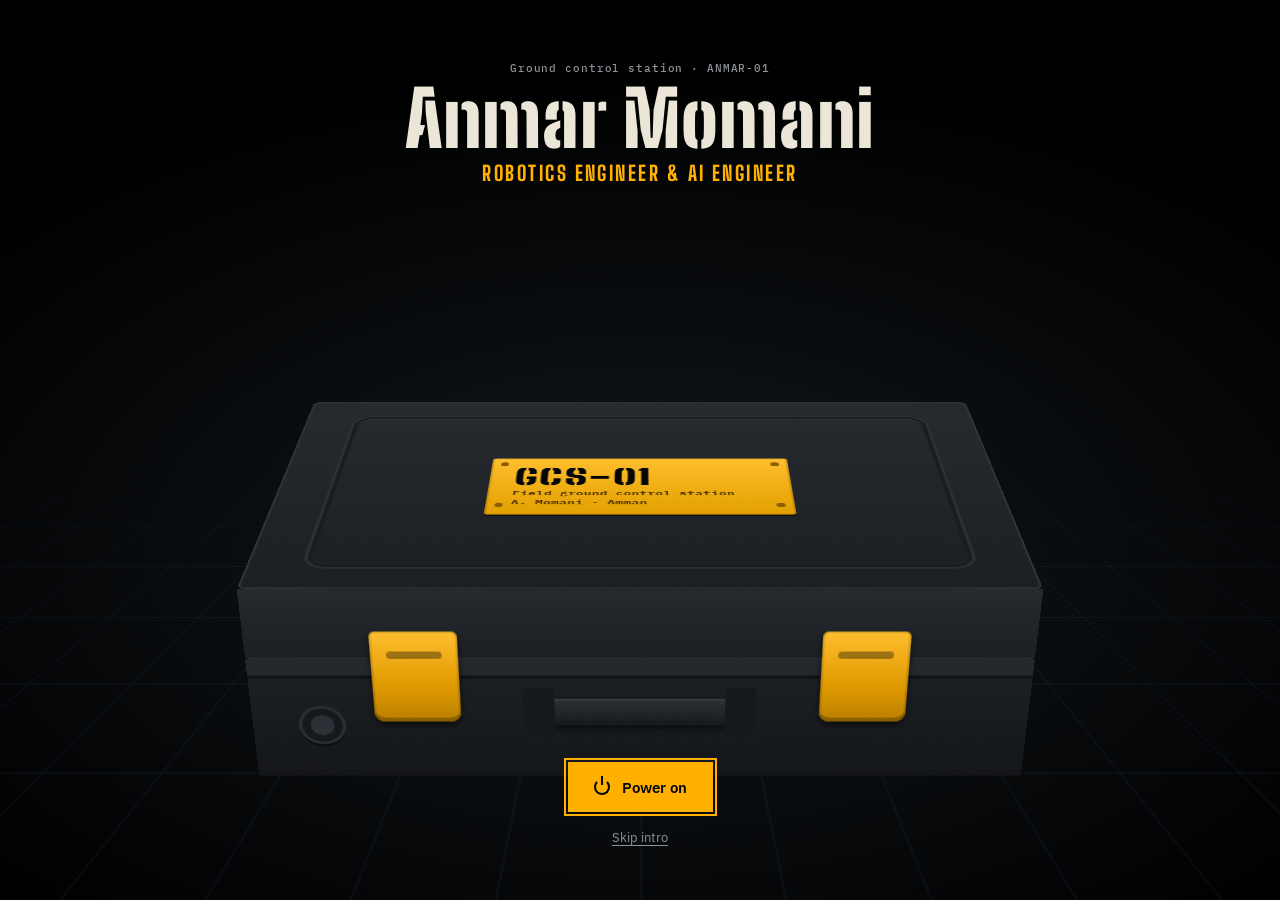
<file: index.html>
<!doctype html>
<html lang="en">
<head>
<meta charset="utf-8">
<meta name="viewport" content="width=device-width, initial-scale=1, viewport-fit=cover">
<title>Anmar Momani — Robotics Engineer &amp; AI Engineer</title>
<meta name="description" content="Anmar Momani, Robotics Engineer and AI Engineer in Amman, Jordan. Autonomous ground robots, computer vision, vision-guided tracking and Arabic-language AI. Founder of Fikr-Bot.">
<meta name="theme-color" content="#050607">
<link rel="canonical" href="https://anmar-almomani.dev/">
<link rel="icon" href="favicon.svg" type="image/svg+xml">
<meta property="og:type" content="website">
<meta property="og:url" content="https://anmar-almomani.dev/">
<meta property="og:title" content="Anmar Momani — Robotics Engineer &amp; AI Engineer">
<meta property="og:description" content="Autonomous ground robots, vision-guided tracking and Arabic-language AI. Amman, Jordan.">
<meta property="og:image" content="https://anmar-almomani.dev/assets/og-card.jpg">
<meta name="twitter:card" content="summary_large_image">
<meta name="twitter:image" content="https://anmar-almomani.dev/assets/og-card.jpg">
<link rel="preconnect" href="https://fonts.googleapis.com">
<link rel="preconnect" href="https://fonts.gstatic.com" crossorigin>
<link rel="stylesheet" href="https://fonts.googleapis.com/css2?family=Big+Shoulders+Stencil+Display:wght@700;900&family=Big+Shoulders+Display:wght@600;800&family=IBM+Plex+Sans:wght@400;500;600&family=IBM+Plex+Sans+Arabic:wght@500;700&family=IBM+Plex+Mono:wght@400;500&display=swap">
<link rel="stylesheet" href="assets/main.css">
<noscript><style>
  .intro{display:none!important}
  .os{position:static!important;height:auto!important}
  .desk,.map-bg,.crt{display:none!important}
  .win[hidden]{display:block!important}
  .win{position:static!important;width:auto!important;height:auto!important;max-width:1200px;margin:24px auto!important;resize:none!important}
  .win-ctl{display:none!important}
</style></noscript>
</head>
<body>

<!-- ═════════ INTRO: cyberdeck ═════════ -->
<div class="intro" id="intro">
  <div class="cam" id="cam">
    <div class="rig" id="rig">
      <div class="base" aria-hidden="true">
        <div class="deck">
          <div class="deck-p">
            <span class="screw s1"></span><span class="screw s2"></span><span class="screw s3"></span><span class="screw s4"></span>
            <div class="d-strip"><span class="led on"></span><span class="led"></span><span class="led amb"></span><b>GCS-01</b><em>31.95N 35.91E</em></div>
            <div class="kbd" id="kbd"></div>
            <div class="ball"></div>
            <div class="mb"><i></i><i></i></div>
          </div>
        </div>
      </div>
      <div class="wall b-front" aria-hidden="true">
        <span class="valve"></span><span class="handle"></span>
        <span class="latch l1"></span><span class="latch l2"></span>
      </div>
      <div class="wall b-side b-l" aria-hidden="true"></div><div class="wall b-side b-r" aria-hidden="true"></div>
      <div class="lid" id="lid">
        <div class="lid-in">
          <div class="bezel">
            <span class="screw s1"></span><span class="screw s2"></span><span class="screw s3"></span><span class="screw s4"></span>
            <div class="screen" id="dscreen"><pre class="boot-log" id="bootlog" aria-live="polite"></pre></div>
          </div>
        </div>
        <div class="lid-out" aria-hidden="true">
          <div class="plate"><b>GCS-01</b><span>Field ground control station</span><span>A. Momani · Amman</span></div>
        </div>
        <div class="wall l-front" aria-hidden="true"></div>
        <div class="wall l-side l-l" aria-hidden="true"></div><div class="wall l-side l-r" aria-hidden="true"></div>
      </div>
    </div>
  </div>
  <div class="intro-ui" id="intro-ui">
    <div class="intro-top">
      <p class="intro-k">Ground control station · ANMAR-01</p>
      <h1 class="intro-h">Anmar Momani</h1>
      <p class="intro-role">Robotics Engineer &amp; AI Engineer</p>
    </div>
    <div class="intro-bot">
      <button type="button" class="power" id="power"><span class="power-i" aria-hidden="true"></span>Power on</button>
      <button type="button" class="skip" id="skip">Skip intro</button>
    </div>
  </div>
</div>

<!-- ═════════ OS ═════════ -->
<div class="os" id="os">
  <canvas class="map-bg" id="map" aria-hidden="true"></canvas>

  <header class="sysbar">
    <span class="sb-brand"><b>GCS-01</b> Anmar Momani</span>
    <span class="sb-item hide-m"><i class="dot ok"></i>Link</span>
    <span class="sb-item hide-m">RSSI −62 dBm</span>
    <span class="sb-item hide-m">GNSS 3D fix · 31.95 N 35.91 E</span>
    <span class="sb-item sb-r" id="clock">--:--</span>
  </header>

  <div class="desk" id="desk">
    <nav class="icons" aria-label="Applications">
      <button type="button" class="ico" data-open="operator"><svg viewBox="0 0 40 40" aria-hidden="true"><path d="M4 11V4h7M29 4h7v7M36 29v7h-7M11 36H4v-7"/><circle cx="20" cy="16" r="5"/><path d="M11 31c1.5-5 5-7 9-7s7.5 2 9 7"/></svg><span>Operator</span></button>
      <button type="button" class="ico" data-open="platform"><svg viewBox="0 0 40 40" aria-hidden="true"><rect x="7" y="13" width="26" height="12" rx="1"/><path d="M12 13v-4h9v4M27 9v4"/><circle cx="11" cy="29" r="4"/><circle cx="29" cy="29" r="4"/><circle cx="20" cy="29" r="4"/></svg><span>M.P.M.R</span></button>
      <button type="button" class="ico" data-open="feeds"><svg viewBox="0 0 40 40" aria-hidden="true"><rect x="4" y="7" width="15" height="11"/><rect x="21" y="7" width="15" height="11"/><rect x="4" y="22" width="15" height="11"/><rect x="21" y="22" width="15" height="11"/><circle cx="8" cy="11" r="1" class="fill"/></svg><span>Feeds</span></button>
      <button type="button" class="ico" data-open="work"><svg viewBox="0 0 40 40" aria-hidden="true"><rect x="6" y="5" width="28" height="30"/><path d="M11 12h4M18 12h11M11 19h4M18 19h11M11 26h4M18 26h11"/></svg><span>Register</span></button>
      <button type="button" class="ico" data-open="fikrbot"><svg viewBox="0 0 40 40" aria-hidden="true"><rect x="8" y="12" width="24" height="18" rx="2"/><path d="M20 12V6M17 5h6M4 19v6M36 19v6"/><circle cx="15" cy="20" r="2"/><circle cx="25" cy="20" r="2"/><path d="M15 26h10"/></svg><span>Fikr-Bot</span></button>
      <button type="button" class="ico" data-open="bench"><svg viewBox="0 0 40 40" aria-hidden="true"><path d="M24 6a7 7 0 0 0-6 10L6 28l6 6 12-12a7 7 0 0 0 10-6l-4 1-3-3 1-4z"/></svg><span>Bench</span></button>
      <button type="button" class="ico" data-open="comet"><svg viewBox="0 0 40 40" aria-hidden="true"><path d="M3 14c6 0 11 2 15 6 1-4 4-7 8-7 3 0 5 2 6 4l5 1-5 2c0 6-5 11-12 11l-3 5-1-5c-6-2-10-7-13-17z"/><circle cx="27" cy="16" r="1" class="fill"/></svg><span>Comet</span></button>
      <button type="button" class="ico" data-open="experience"><svg viewBox="0 0 40 40" aria-hidden="true"><path d="M9 4h16l7 7v25H9z"/><path d="M25 4v7h7M14 18h12M14 24h12M14 30h8"/></svg><span>Record</span></button>
      <button type="button" class="ico" data-open="contact"><svg viewBox="0 0 40 40" aria-hidden="true"><path d="M20 22v14M14 36h12M20 22l-6-16M20 22l6-16M16 12h8"/><path d="M9 9a15 15 0 0 0 0 20M31 9a15 15 0 0 1 0 20"/></svg><span>Comms</span></button>
      <button type="button" class="ico" data-open="terminal"><svg viewBox="0 0 40 40" aria-hidden="true"><rect x="4" y="7" width="32" height="26"/><path d="M10 15l5 4-5 4M18 25h9"/></svg><span>Terminal</span></button>
    </nav>

    <aside class="widgets" aria-label="Operator card">
      <div class="wdg idcard">
        <img src="assets/portrait.jpg" alt="Anmar Momani" width="800" height="980">
        <div>
          <p class="id-n">Anmar Momani <span lang="ar" dir="rtl">أنمار المومني</span></p>
          <p class="id-r">Robotics Engineer &amp; AI Engineer</p>
          <p class="id-s"><i class="dot ok"></i>Available for engagements</p>
        </div>
      </div>
      <div class="wdg tele" aria-hidden="true">
        <p class="wdg-h"><span>R-01 · SCORP</span><b id="t-mode">Patrol</b></p>
        <dl class="tele-g">
          <div><dt>POS</dt><dd id="t-pos">31.9500 N 35.9100 E</dd></div>
          <div><dt>HDG</dt><dd id="t-hdg">000°</dd></div>
          <div><dt>SPD</dt><dd id="t-spd">0.0 m/s</dd></div>
          <div><dt>WPT</dt><dd id="t-wpt">1 / 6</dd></div>
          <div><dt>LINK</dt><dd>433.920 MHz</dd></div>
        </dl>
      </div>
    </aside>

    <!-- ───── windows ───── -->

    <section class="win" id="operator" data-f="144.800" data-w="920" data-h="610" role="dialog" aria-labelledby="t-operator" hidden>
      <header class="win-bar"><h2 class="win-t" id="t-operator">Operator</h2><span class="win-f">144.800 MHz</span><div class="win-ctl"><button type="button" data-act="min" aria-label="Minimise">–</button><button type="button" data-act="max" aria-label="Maximise">▢</button><button type="button" data-act="close" aria-label="Close">✕</button></div></header>
      <div class="win-body">
        <div class="op">
          <figure class="pf">
            <img src="assets/portrait.jpg" alt="Anmar Momani" width="800" height="980">
            <i class="c1"></i><i class="c2"></i><i class="c3"></i><i class="c4"></i>
            <figcaption>Anmar Momani · Amman</figcaption>
          </figure>
          <div class="op-t">
            <p class="kicker">Anmar Momani <span lang="ar" dir="rtl">أنمار المومني</span></p>
            <h3 class="big">Robotics Engineer &amp; AI Engineer</h3>
            <p class="lead">Full-stack engineer across autonomous systems, from CAD and fabrication through embedded electronics, ROS&nbsp;2 autonomy and computer vision to production AI. I own systems end to end: specify them, engineer the hardware, write the software, and stand behind them in the field.</p>
            <p class="dim">Work spans defence-grade ground robotics, vision-guided targeting, RF sensing, off-grid water systems, and Arabic-language AI deployed for government and enterprise clients.</p>
            <dl class="facts">
              <div><dt>Disciplines</dt><dd>Robotics · embedded · computer vision · AI and LLMs · RF · CAD and fabrication</dd></div>
              <div><dt>AI Engineer</dt><dd>Seagull AI Solutions, remote · 2024 – now</dd></div>
              <div><dt>Previously</dt><dd>AI &amp; Robotics Specialist, FB Group · 2025 – 2026</dd></div>
              <div><dt>Founder</dt><dd>Fikr-Bot</dd></div>
              <div><dt>Based</dt><dd>Amman, Jordan</dd></div>
              <div><dt>Status</dt><dd class="ok">Available for engagements</dd></div>
            </dl>
            <div class="acts"><button type="button" class="btn btn-hot" data-open="platform">Open M.P.M.R</button><button type="button" class="btn" data-open="contact">Open comms</button></div>
          </div>
        </div>
      </div>
    </section>

    <section class="win" id="platform" data-f="433.920" data-w="1100" data-h="700" role="dialog" aria-labelledby="t-platform" hidden>
      <header class="win-bar"><h2 class="win-t" id="t-platform">M.P.M.R</h2><span class="win-f">433.920 MHz</span><div class="win-ctl"><button type="button" data-act="min" aria-label="Minimise">–</button><button type="button" data-act="max" aria-label="Maximise">▢</button><button type="button" data-act="close" aria-label="Close">✕</button></div></header>
      <div class="win-body">
        <p class="lead">Multi-Purpose Mobile Robot. One 4×4 skid-steer chassis, rebuilt four times. Everything below the deck stays the same: drive, power, sealed equipment case. Everything above it changes with the mission.</p>
        <div class="tabs" role="tablist" aria-label="Builds">
          <button type="button" role="tab" aria-selected="true" aria-controls="st-0" id="tb-0"><b>01</b> Stage 1</button>
          <button type="button" role="tab" aria-selected="false" aria-controls="st-1" id="tb-1" tabindex="-1"><b>02</b> GHRS</button>
          <button type="button" role="tab" aria-selected="false" aria-controls="st-2" id="tb-2" tabindex="-1"><b>03</b> Crowd control</button>
          <button type="button" role="tab" aria-selected="false" aria-controls="st-3" id="tb-3" tabindex="-1"><b>04</b> SCORP</button>
        </div>
        <div class="stage" role="tabpanel" id="st-0" aria-labelledby="tb-0">
          <figure class="st-img"><button type="button" data-full="assets/rover-1.jpg"><img src="assets/rover-1.jpg" alt="Stage 1 rover with Kinect depth sensor" loading="lazy"></button><span class="hud-c">CONFIG 01/04</span></figure>
          <div class="st-t"><h3>Stage 1</h3><p>Proof the drive platform could carry compute and sensors over rough ground. Xbox Kinect 360 depth for obstacle avoidance, teleoperation, onboard lighting.</p>
            <div class="thumbs"><button type="button" data-full="assets/mpmr/01-stage1.jpg"><img src="assets/mpmr/01-stage1.jpg" alt="Stage 1 chassis, top view" loading="lazy"></button><button type="button" data-full="assets/video/stage1-drive.jpg"><img src="assets/video/stage1-drive.jpg" alt="Stage 1 at a public exhibition" loading="lazy"></button></div></div>
        </div>
        <div class="stage" role="tabpanel" id="st-1" aria-labelledby="tb-1" hidden>
          <figure class="st-img"><button type="button" data-full="assets/mpmr/05-ghrs-d.jpg"><img src="assets/mpmr/05-ghrs-d.jpg" alt="GHRS greenhouse rover with 6-DOF arm" loading="lazy"></button><span class="hud-c">CONFIG 02/04</span></figure>
          <div class="st-t"><h3>GHRS greenhouse</h3><p>Autonomous navigation between crop rows, a 6-DOF arm, and an EfficientNetV2-S disease classifier running on the robot: <b>85.4%</b> accuracy at 0.65 confidence. Diagnosis happens on board, because greenhouses rarely have signal.</p>
            <div class="thumbs"><button type="button" data-full="assets/mpmr/02-ghrs-a.jpg"><img src="assets/mpmr/02-ghrs-a.jpg" alt="GHRS rover, front view" loading="lazy"></button><button type="button" data-full="assets/mpmr/03-ghrs-b.jpg"><img src="assets/mpmr/03-ghrs-b.jpg" alt="GHRS rover, side view" loading="lazy"></button><button type="button" data-full="assets/mpmr/04-ghrs-c.jpg"><img src="assets/mpmr/04-ghrs-c.jpg" alt="GHRS rover, rear view" loading="lazy"></button><button type="button" data-full="assets/mpmr/06-ghrs-e.jpg"><img src="assets/mpmr/06-ghrs-e.jpg" alt="GHRS arm detail" loading="lazy"></button><button type="button" data-full="assets/mpmr/07-ghrs-f.jpg"><img src="assets/mpmr/07-ghrs-f.jpg" alt="GHRS with arm raised" loading="lazy"></button><button type="button" data-full="assets/rover-2.jpg"><img src="assets/rover-2.jpg" alt="GHRS configuration" loading="lazy"></button></div></div>
        </div>
        <div class="stage" role="tabpanel" id="st-2" aria-labelledby="tb-2" hidden>
          <figure class="st-img"><button type="button" data-full="assets/mpmr/09-crowd-b.jpg"><img src="assets/mpmr/09-crowd-b.jpg" alt="Crowd-control rover with LIDAR and water nozzle" loading="lazy"></button><span class="hud-c">CONFIG 03/04</span></figure>
          <div class="st-t"><h3>Crowd control</h3><p>LIDAR and SLAM for mapping, with depth, IMU and GPS fused for autonomous patrol and teleop fallback. Person detection, fire detection, and a tracked non-lethal water nozzle. Shown to Jordanian defence and public-security bodies.</p>
            <div class="thumbs"><button type="button" data-full="assets/mpmr/08-crowd-a.jpg"><img src="assets/mpmr/08-crowd-a.jpg" alt="Crowd-control rover, front" loading="lazy"></button><button type="button" data-full="assets/mpmr/10-crowd-c.jpg"><img src="assets/mpmr/10-crowd-c.jpg" alt="Crowd-control rover with tank" loading="lazy"></button><button type="button" data-full="assets/mpmr/11-crowd-d.jpg"><img src="assets/mpmr/11-crowd-d.jpg" alt="Crowd-control rover, rear" loading="lazy"></button><button type="button" data-full="assets/mpmr/16-firedet.jpg"><img src="assets/mpmr/16-firedet.jpg" alt="Onboard fire detection" loading="lazy"></button><button type="button" data-full="assets/firedet.jpg"><img src="assets/firedet.jpg" alt="Fire detection on the operator screen" loading="lazy"></button><button type="button" data-full="assets/rover-3.jpg"><img src="assets/rover-3.jpg" alt="Crowd-control configuration" loading="lazy"></button></div></div>
        </div>
        <div class="stage" role="tabpanel" id="st-3" aria-labelledby="tb-3" hidden>
          <div class="st-img" id="tracking">
            <div class="cam-v" id="camv" role="img" aria-label="Interactive SCORP turret view. Move the pointer inside this panel to act as the target.">
              <img src="assets/mpmr/13-scorp-b.jpg" alt="" class="camv-bg" loading="lazy">
              <div class="camv-grid" aria-hidden="true"></div>
              <div class="camv-tgt" id="tgt" aria-hidden="true"></div>
              <div class="camv-ret" id="ret" aria-hidden="true"><i></i><i></i><i></i><i></i><span id="ret-lbl">TRK</span></div>
              <div class="camv-read" aria-hidden="true"><span>PAN <b id="r-pan">+00.0°</b></span><span>TILT <b id="r-tilt">+00.0°</b></span><span>ERR <b id="r-err">000 px</b></span></div>
              <div class="camv-mode" aria-hidden="true"><span id="r-mode">AUTO</span> · <b id="r-state">SEARCH</b></div>
            </div>
            <span class="hud-c">CONFIG 04/04 · TURRET VIEW</span>
          </div>
          <div class="st-t"><h3>SCORP turret</h3><p>The current build: a stabilised pan-tilt turret mounted on the M.P.M.R chassis. OpenCV and MediaPipe find the target in the frame, and the control loop drives pan and tilt to close the gap without overshooting, with projectile trajectory compensation. Tested with a non-lethal platform.</p>
            <p class="dim">The turret view runs a damped-spring version of that loop. Your pointer is the target. Hold still and it locks; leave it and SCORP tracks a simulated contact.</p>
            <ul class="mono-list"><li>Pi 5 · pan-tilt servo control</li><li>OpenCV and MediaPipe detection</li><li>Trajectory compensation</li></ul>
            <div class="thumbs"><button type="button" data-full="assets/mpmr/14-scorp-c.jpg"><img src="assets/mpmr/14-scorp-c.jpg" alt="SCORP with pan-tilt turret" loading="lazy"></button><button type="button" data-full="assets/mpmr/12-scorp-a.jpg"><img src="assets/mpmr/12-scorp-a.jpg" alt="SCORP, three-quarter view" loading="lazy"></button><button type="button" data-full="assets/mpmr/13-scorp-b.jpg"><img src="assets/mpmr/13-scorp-b.jpg" alt="SCORP turret close-up" loading="lazy"></button><button type="button" data-full="assets/scorp-wide.jpg"><img src="assets/scorp-wide.jpg" alt="SCORP on grass" loading="lazy"></button><button type="button" data-full="assets/rover-4.jpg"><img src="assets/rover-4.jpg" alt="SCORP configuration" loading="lazy"></button></div>
            <p class="dim small">At FB Group I also led the design of a 4×4 reconnaissance rover with Jetson Orin autonomy and long-range teleop.</p></div>
        </div>
        <div class="gcs">
          <button type="button" class="gcs-img" data-full="assets/dashboard.jpg"><img src="assets/dashboard.jpg" alt="Ground control dashboard: LIDAR polar map, camera feed, IMU and GPS readouts, drive controls" loading="lazy"></button>
          <div>
            <p class="cap"><b>Ground control.</b> The operator dashboard for the rover: RPLIDAR C1 polar map, camera feed, heading, pitch and roll, GPS fix and track log, live drive control over GPIO.</p>
            <dl class="spec"><div><dt>Chassis</dt><dd>4×4 skid-steer, brushless</dd></div><div><dt>Compute</dt><dd>Raspberry Pi 5 · Jetson Orin</dd></div><div><dt>Middleware</dt><dd>ROS 2</dd></div><div><dt>Sensing</dt><dd>LIDAR · depth · IMU · GNSS</dd></div></dl>
            <p class="links"><a href="projects/mpmr.html">Full write-up and gallery</a><a href="https://github.com/Anmartiger/GHRS-ROS2" target="_blank" rel="noopener">GHRS source</a></p>
          </div>
        </div>
      </div>
    </section>


    <section class="win" id="feeds" data-f="1280.00" data-w="1100" data-h="700" role="dialog" aria-labelledby="t-feeds" hidden>
      <header class="win-bar"><h2 class="win-t" id="t-feeds">Feeds</h2><span class="win-f">1280.000 MHz</span><div class="win-ctl"><button type="button" data-act="min" aria-label="Minimise">–</button><button type="button" data-act="max" aria-label="Maximise">▢</button><button type="button" data-act="close" aria-label="Close">✕</button></div></header>
      <div class="win-body">
        <div class="wall">
          <button type="button" class="feed f-a" data-v="assets/video/crowd-patrol.mp4" data-t="Patrol unit, public demonstration"><video src="assets/video/crowd-patrol.mp4" poster="assets/video/crowd-patrol.jpg" muted loop playsinline preload="none"></video><span class="feed-l"><b>CAM 01</b><strong>Autonomy &amp; SLAM</strong><em>Patrol unit · ROS 2 · LIDAR · sensor fusion</em></span><span class="feed-tc">00:00:00</span></button>
          <button type="button" class="feed f-b" data-v="assets/video/stage1-drive.mp4" data-t="Stage 1 drive test"><video src="assets/video/stage1-drive.mp4" poster="assets/video/stage1-drive.jpg" muted loop playsinline preload="none"></video><span class="feed-l"><b>CAM 02</b><strong>Drive &amp; teleop control</strong><em>Stage 1 drive · Pi · motor drivers</em></span><span class="feed-tc">00:00:00</span></button>
          <button type="button" class="feed f-c" data-v="assets/video/skywell-a.mp4" data-t="Skywell dish tracking the sun"><video src="assets/video/skywell-a.mp4" poster="assets/video/skywell-a.jpg" muted loop playsinline preload="none"></video><span class="feed-l"><b>CAM 03</b><strong>Control systems</strong><em>Skywell · ESP32 · servo sun tracking</em></span><span class="feed-tc">00:00:00</span></button>
          <button type="button" class="feed f-d" data-v="assets/general/document_6037220728082801278.mp4" data-t="RTL-SDR capture at 91.7 MHz"><video src="assets/general/document_6037220728082801278.mp4" poster="assets/general/sdr.jpg" muted loop playsinline preload="none"></video><span class="feed-l"><b>RX 01</b><strong>RF &amp; signals</strong><em>RTL-SDR · 91.7 MHz capture</em></span><span class="feed-tc">00:00:00</span></button>
          <button type="button" class="feed f-e" data-v="assets/video/skywell-b.mp4" data-t="Skywell receiver close-up"><video src="assets/video/skywell-b.mp4" poster="assets/video/skywell-b.jpg" muted loop playsinline preload="none"></video><span class="feed-l"><b>CAM 04</b><strong>Solar-thermal design</strong><em>Skywell receiver · ~90 °C distillation</em></span><span class="feed-tc">00:00:00</span></button>
          <button type="button" class="feed f-f" data-v="assets/general/cad.mp4" data-t="Fixed-wing airframe in CAD"><video src="assets/general/cad.mp4" poster="assets/general/cad.jpg" muted loop playsinline preload="none"></video><span class="feed-l"><b>CAD 01</b><strong>CAD &amp; airframe design</strong><em>FreeCAD · fixed-wing UAV</em></span><span class="feed-tc">00:00:00</span></button>
        </div>
        <p class="dim small">Each feed is tagged with the skill it shows. Select one to open it with sound and controls.</p>
      </div>
    </section>

    <section class="win" id="work" data-f="1575.42" data-w="1100" data-h="700" role="dialog" aria-labelledby="t-work" hidden>
      <header class="win-bar"><h2 class="win-t" id="t-work">Register</h2><span class="win-f">1575.420 MHz</span><div class="win-ctl"><button type="button" data-act="min" aria-label="Minimise">–</button><button type="button" data-act="max" aria-label="Maximise">▢</button><button type="button" data-act="close" aria-label="Close">✕</button></div></header>
      <div class="win-body">
        <p class="lead">Every system on record, from robots to desktop software. Linked entries open a full write-up.</p>
        <div class="reg" role="table" aria-label="Projects">
          <div class="reg-h" role="row"><span role="columnheader">Ref</span><span role="columnheader">System</span><span role="columnheader">What it does</span><span role="columnheader">Built with</span><span role="columnheader">Status</span></div>
          <a class="reg-r" role="row" href="projects/mpmr.html" data-img="assets/mpmr/14-scorp-c.jpg"><span role="cell">R-01</span><span role="cell">M.P.M.R</span><span role="cell">Modular 4×4 rover, rebuilt for agriculture, patrol and tracking</span><span role="cell">ROS 2 · Pi 5 · LIDAR</span><span role="cell"><i class="st st-a">Active</i></span></a>
          <div class="reg-r" role="row"><span role="cell">R-02</span><span role="cell">Recon rover</span><span role="cell">4×4 reconnaissance rover with onboard autonomy and long-range teleop. Full spec authored at FB Group</span><span role="cell">Jetson Orin · ROS 2</span><span role="cell"><i class="st st-s">Designed</i></span></div>
          <a class="reg-r" role="row" href="projects/mpmr.html" data-img="assets/mpmr/05-ghrs-d.jpg"><span role="cell">R-03</span><span role="cell">GHRS</span><span role="cell">Greenhouse rover: row navigation, 6-DOF arm, on-board plant disease detection</span><span role="cell">EfficientNetV2-S · ROS 2</span><span role="cell"><i class="st st-s">Built</i></span></a>
          <div class="reg-r" role="row" data-img="assets/general/gen.jpg"><span role="cell">R-04</span><span role="cell">Search &amp; rescue rover</span><span role="cell">Detects people through obstructions with WiFi CSI sensing, plus depth camera and drone link</span><span role="cell">ESP32-S3 · WiFi CSI</span><span role="cell"><i class="st st-p">Prototype</i></span></div>
          <a class="reg-r" role="row" href="projects/mpmr.html" data-img="assets/mpmr/13-scorp-b.jpg"><span role="cell">R-01T</span><span role="cell">SCORP turret</span><span role="cell">Pan-tilt turret module for M.P.M.R: vision tracking with projectile trajectory compensation</span><span role="cell">Pi 5 · OpenCV · MediaPipe</span><span role="cell"><i class="st st-a">Active</i></span></a>
          <div class="reg-r" role="row" data-img="assets/general/cad.jpg"><span role="cell">A-01</span><span role="cell">Self-levelling wing UAV</span><span role="cell">Fixed-wing airframe with automatic wing-levelling stabilisation</span><span role="cell">FreeCAD · flight control</span><span role="cell"><i class="st st-p">Prototype</i></span></div>
          <div class="reg-r" role="row" data-img="assets/general/sdr.jpg"><span role="cell">S-01</span><span role="cell">Airspace monitor</span><span role="cell">Watches nearby airspace and pulls wireless sensor data off the air</span><span role="cell">RTL-SDR</span><span role="cell"><i class="st st-p">Prototype</i></span></div>
          <a class="reg-r" role="row" href="projects/skywell.html" data-img="assets/skywell/02-dish.jpg"><span role="cell">W-01</span><span role="cell">Skywell</span><span role="cell">Transportable water unit: sun-tracking solar distillation at ~90 °C plus atmospheric water generation</span><span role="cell">ESP32 · servo tracking</span><span role="cell"><i class="st st-a">In build</i></span></a>
          <a class="reg-r" role="row" href="projects/waraqvault.html" data-img="assets/waraqvault/03-search.jpg"><span role="cell">D-01</span><span role="cell">WaraqVault</span><span role="cell">Offline Arabic/English document vault with tashkil-aware search. JOSA Reclaim Hackathon entry</span><span role="cell">Tauri · SQLite FTS5 · OCR</span><span role="cell"><i class="st st-g">Shipping</i></span></a>
          <a class="reg-r" role="row" href="projects/al-minbar.html" data-img="assets/alminbar.jpg"><span role="cell">D-02</span><span role="cell">Al-Minbar</span><span role="cell">Prayer times, Quran and athkar as a native Linux desktop app, fully offline</span><span role="cell">Tauri · React · Rust</span><span role="cell"><i class="st st-a">In build</i></span></a>
          <div class="reg-r" role="row"><span role="cell">L-01</span><span role="cell">Arabic RAG assistants</span><span role="cell">Retrieval assistants for education and enterprise, plus Arabic RTL document generation</span><span role="cell">FastAPI · Llama 3.1 · ALLaM 7B</span><span role="cell"><i class="st st-g">Delivered</i></span></div>
          <div class="reg-r" role="row"><span role="cell">L-02</span><span role="cell">SMART-CLASS agents</span><span role="cell">AI tutor, plan generators and speech-to-speech bots for an LMS</span><span role="cell">RAG · STT/TTS · faster-whisper</span><span role="cell"><i class="st st-g">Delivered</i></span></div>
          <div class="reg-r" role="row"><span role="cell">H-01</span><span role="cell">PMS</span><span role="cell">Wearable posture monitor fusing several IMUs with a Kalman filter, haptic feedback and an app</span><span role="cell">ESP32 · BLE</span><span role="cell"><i class="st st-p">Prototype</i></span></div>
          <div class="reg-r" role="row"><span role="cell">X-01</span><span role="cell">Trading agent</span><span role="cell">Autonomous Binance agent with an LLM orchestrator, trade journal and self-review loop</span><span role="cell">Python · ccxt · Claude API</span><span role="cell"><i class="st st-p">Running</i></span></div>
          <a class="reg-r" role="row" href="projects/comet.html" data-img="assets/comet.jpg"><span role="cell">C-01</span><span role="cell">Comet</span><span role="cell">Feeding tracker for my kestrel, built on a ten-day cycle. One HTML file</span><span role="cell">HTML · offline</span><span role="cell"><i class="st st-a">Rebuild</i></span></a>
          <div class="reg-r" role="row"><span role="cell">G-01</span><span role="cell">Smart greenhouse</span><span role="cell">Remote greenhouse controller with soil-disease monitoring over the internet</span><span role="cell">Raspberry Pi 3</span><span role="cell"><i class="st st-s">Built</i></span></div>
          <div class="reg-r" role="row"><span role="cell">G-02</span><span role="cell">Distancing device</span><span role="cell">Laser-diode device that alerts when people break social-distancing range</span><span role="cell">Arduino · laser</span><span role="cell"><i class="st st-s">Built</i></span></div>
        </div>
        <div class="repos" id="repos">
          <p class="repos-h">Open source <a href="https://github.com/Anmartiger" target="_blank" rel="noopener">github.com/Anmartiger</a></p>
          <a class="repo" href="https://github.com/Anmartiger/Waraq-Vault" target="_blank" rel="noopener"><b>waraq-vault</b><span>Rust · TypeScript</span><code>gh repo clone Anmartiger/Waraq-Vault</code></a>
          <a class="repo" href="https://github.com/Anmartiger/Al-Minbar" target="_blank" rel="noopener"><b>al-minbar</b><span>Rust · React</span><code>gh repo clone Anmartiger/Al-Minbar</code></a>
          <a class="repo" href="https://github.com/Anmartiger/GHRS-ROS2" target="_blank" rel="noopener"><b>ghrs-ros2</b><span>Python · ROS 2</span><code>gh repo clone Anmartiger/GHRS-ROS2</code></a>
        </div>
      </div>
    </section>

    <section class="win" id="fikrbot" data-f="2412.00" data-w="980" data-h="640" role="dialog" aria-labelledby="t-fikrbot" hidden>
      <header class="win-bar"><h2 class="win-t" id="t-fikrbot">Fikr-Bot</h2><span class="win-f">2412.000 MHz</span><div class="win-ctl"><button type="button" data-act="min" aria-label="Minimise">–</button><button type="button" data-act="max" aria-label="Maximise">▢</button><button type="button" data-act="close" aria-label="Close">✕</button></div></header>
      <div class="win-body">
        <div class="fk-h">
          <h3 class="big">Fikr-Bot <span lang="ar" dir="rtl" class="ar">فكر بوت</span></h3>
          <p class="lead">The good robotics material is in English, and it reaches students at exactly the age when curiosity is highest and language confidence is lowest. Fikr-Bot teaches electronics, sensors, microcontrollers and AI in Arabic, on real hardware, from first circuit to working robot.</p>
        </div>
        <div class="posters" dir="rtl" tabindex="0" aria-label="Lesson posters, scrollable">
          <button type="button" data-full="assets/fikrbot/00-cover.jpg"><img src="assets/fikrbot/00-cover.jpg" alt="Fikr-Bot: robotics and AI classes for school and university students" loading="lazy" width="940" height="788"></button>
          <button type="button" data-full="assets/fikrbot/01-lesson.jpg"><img src="assets/fikrbot/01-lesson.jpg" alt="Lesson: DHT22 temperature and humidity sensor" loading="lazy" width="888" height="758"></button>
          <button type="button" data-full="assets/fikrbot/02-lesson.jpg"><img src="assets/fikrbot/02-lesson.jpg" alt="Lesson: the breadboard" loading="lazy" width="888" height="758"></button>
          <button type="button" data-full="assets/fikrbot/03-lesson.jpg"><img src="assets/fikrbot/03-lesson.jpg" alt="Lesson: LCD display" loading="lazy" width="888" height="758"></button>
          <button type="button" data-full="assets/fikrbot/04-lesson.jpg"><img src="assets/fikrbot/04-lesson.jpg" alt="Lesson: what robotics means" loading="lazy" width="888" height="758"></button>
          <button type="button" data-full="assets/fikrbot/05-lesson.jpg"><img src="assets/fikrbot/05-lesson.jpg" alt="Lesson: ultrasonic distance sensor" loading="lazy" width="888" height="758"></button>
          <button type="button" data-full="assets/fikrbot/06-lesson.jpg"><img src="assets/fikrbot/06-lesson.jpg" alt="Lesson: LCD display with DHT11" loading="lazy" width="888" height="758"></button>
        </div>
        <p class="links"><a href="projects/fikr-bot.html">About Fikr-Bot</a><a href="https://www.facebook.com/profile.php?id=61572696617159" target="_blank" rel="noopener">Fikr-Bot on Facebook</a></p>
      </div>
    </section>

    <section class="win" id="bench" data-f="2450.00" data-w="1040" data-h="680" role="dialog" aria-labelledby="t-bench" hidden>
      <header class="win-bar"><h2 class="win-t" id="t-bench">Bench</h2><span class="win-f">2450.000 MHz</span><div class="win-ctl"><button type="button" data-act="min" aria-label="Minimise">–</button><button type="button" data-act="max" aria-label="Maximise">▢</button><button type="button" data-act="close" aria-label="Close">✕</button></div></header>
      <div class="win-body">
        <p class="lead">The bench, by skill. Each frame is tagged with what it took.</p>
        <div class="log">
          <figure class="lg-a"><button type="button" data-full="assets/skywell/photo_6037220728542794288_y.jpg"><img src="assets/skywell/photo_6037220728542794288_y.jpg" alt="Workbench with rover drive base, Raspberry Pi, breadboard and laptop" loading="lazy"></button><figcaption><b>Embedded systems</b><span>Drive base on the bench: Pi, motor drivers, breadboard.</span><i>Raspberry Pi · ESP32 · wiring</i></figcaption></figure>
          <figure class="lg-b"><button type="button" data-full="assets/general/portrait.jpg"><img src="assets/general/portrait.jpg" alt="FDM 3D printer" loading="lazy"></button><figcaption><b>CAD &amp; fabrication</b><span>Mounts and enclosures, printed in-house.</span><i>FreeCAD · FDM printing</i></figcaption></figure>
          <figure class="lg-c"><button type="button" data-full="assets/general/gen.jpg"><img src="assets/general/gen.jpg" alt="Desk at night with a WiFi sensing script and a drone being stripped" loading="lazy"></button><figcaption><b>RF sensing &amp; UAVs</b><span>WiFi sensing scripts, a drone mid-teardown.</span><i>Python · WiFi CSI</i></figcaption></figure>
          <figure class="lg-d"><button type="button" data-full="assets/skywell/rotatry design.jpg"><img src="assets/skywell/rotatry%20design.jpg" alt="Rotary mount prototype on grass" loading="lazy"></button><figcaption><b>Mechanical design</b><span>Rotary mount for Skywell’s dish.</span><i>Servo tracking</i></figcaption></figure>
          <figure class="lg-e"><button type="button" data-full="assets/skywell/cyber.jpg"><img src="assets/skywell/cyber.jpg" alt="Desk with monitor, keyboard and equipment case" loading="lazy"></button><figcaption><b>Software &amp; Linux</b><span>The night desk.</span><i>Python · Rust · Linux</i></figcaption></figure>
          <figure class="lg-f"><button type="button" data-full="assets/skywell/01-unit.jpg"><img src="assets/skywell/01-unit.jpg" alt="Skywell unit with mirrored dish and solar panel" loading="lazy"></button><figcaption><b>Systems integration</b><span>Skywell, field-assembled.</span><i>ESP32 · solar · AWG</i></figcaption></figure>
        </div>
      </div>
    </section>

    <section class="win" id="comet" data-f="Off the clock" data-w="940" data-h="620" role="dialog" aria-labelledby="t-comet" hidden>
      <header class="win-bar"><h2 class="win-t" id="t-comet">Comet</h2><span class="win-f">Off the clock</span><div class="win-ctl"><button type="button" data-act="min" aria-label="Minimise">–</button><button type="button" data-act="max" aria-label="Maximise">▢</button><button type="button" data-act="close" aria-label="Close">✕</button></div></header>
      <div class="win-body">
        <div class="cmt">
          <button type="button" class="cmt-img" data-full="assets/comet/01-kestrel-a.jpg"><img src="assets/comet/01-kestrel-a.jpg" alt="Anmar with Comet, a common kestrel, on his shoulder" loading="lazy"></button>
          <div>
            <h3 class="big">The original tracking system weighs under two hundred grams.</h3>
            <p class="lead">Comet is my kestrel. A kestrel can hang dead still in a headwind and lock onto a mouse moving in the grass below, with no LIDAR, no Jetson and no training set. Every tracker on this deck is chasing what he does without thinking.</p>
            <p class="dim">His feeding log runs on a ten-day cycle rather than a week, so the same days don't keep drawing on the same wild prey. It's one HTML file and works on a phone in the garden with no signal.</p>
            <div class="thumbs"><button type="button" data-full="assets/comet/02-kestrel-b.jpg"><img src="assets/comet/02-kestrel-b.jpg" alt="Comet perched" loading="lazy"></button><button type="button" data-full="assets/comet/04-app-b.jpg"><img src="assets/comet/04-app-b.jpg" alt="Comet app: ten-day cycle dial" loading="lazy"></button><button type="button" data-full="assets/comet/05-app-c.jpg"><img src="assets/comet/05-app-c.jpg" alt="Comet app: entry screen" loading="lazy"></button><button type="button" data-full="assets/comet/06-app-d.jpg"><img src="assets/comet/06-app-d.jpg" alt="Comet app: feeding log" loading="lazy"></button></div>
            <p class="links"><a href="projects/comet.html">Read about Comet</a></p>
          </div>
        </div>
      </div>
    </section>

    <section class="win" id="experience" data-f="5180.00" data-w="1000" data-h="700" role="dialog" aria-labelledby="t-experience" hidden>
      <header class="win-bar"><h2 class="win-t" id="t-experience">Record</h2><span class="win-f">5180.000 MHz</span><div class="win-ctl"><button type="button" data-act="min" aria-label="Minimise">–</button><button type="button" data-act="max" aria-label="Maximise">▢</button><button type="button" data-act="close" aria-label="Close">✕</button></div></header>
      <div class="win-body">
        <ol class="tl">
          <li><p class="tl-d">2024 – now</p><div><h3>AI Engineer</h3><p class="tl-o">Seagull AI Solutions · Abu Dhabi, remote</p></div>
            <ul><li>Led AI development for the SMART-CLASS LMS: agents, assistants and planners that raised platform autonomy and engagement.</li><li>RAG agents for an AI tutor, plan generators and speech-to-speech bots, from ingestion and vector search to STT/TTS.</li><li>Taught AI tools to teachers, lawyers and business professionals.</li></ul></li>
          <li><p class="tl-d">2025 – now</p><div><h3>Founder</h3><p class="tl-o">Fikr-Bot <span lang="ar" dir="rtl">فكر بوت</span></p></div>
            <ul><li>Robotics and programming school with hands-on courses in electronics, sensors, microcontrollers and code.</li><li>Bilingual Arabic/English curriculum; students coached from first circuit to working robot.</li></ul></li>
          <li><p class="tl-d">2025 – 2026</p><div><h3>AI &amp; Robotics Specialist</h3><p class="tl-o">FB Group, Firas Balasmeh Corporation for Control Systems · Amman</p></div>
            <ul><li>Led the design of a 4×4 reconnaissance rover with Jetson Orin onboard autonomy and long-range teleoperation, and wrote its full technical specification.</li><li>ROS 2 stacks on Pi 5 and Jetson Orin: SLAM, sensor fusion, teleop. Trained and deployed the GHRS plant-disease model.</li><li>Arabic RAG assistants (FastAPI, Llama 3.1, ALLaM 7B, DeepSeek) and Arabic RTL document pipelines.</li><li>Technical proposals and solution architecture for government, public safety, education, agriculture and healthcare tenders.</li></ul></li>
          <li><p class="tl-d">2024 – 2028</p><div><h3>BSc AI &amp; Data Science</h3><p class="tl-o">Ajloun National University, Jordan</p></div>
            <ul><li>Coursework in calculus, C++ and object-oriented programming.</li></ul></li>
        </ol>
        <div class="rec-cols">
          <div><h3 class="h3">Certifications</h3>
            <ul class="certs"><li><span>2026</span>Open-Source Intelligence (OSINT), Basel Institute on Governance</li><li><span>2022</span>TensorFlow for Deep Learning, freeCodeCamp</li><li><span>2022</span>PyTorch for Deep Learning, freeCodeCamp</li><li><span>2020</span>Ultimate Guide to Raspberry Pi, Udemy</li><li><span>2019</span>Complete Python Bootcamp, Udemy</li><li><span>2018</span>The Arduino and Electronics Bootcamp, Udemy</li></ul></div>
          <div><h3 class="h3">Loadout</h3>
            <dl class="kit"><div><dt>Robotics</dt><dd>ROS 2, SLAM, Gazebo, MuJoCo, Jetson Orin, Raspberry Pi 5, ESP32, LoRa, GNSS/RTK, IMU and depth cameras</dd></div><div><dt>Vision &amp; AI</dt><dd>PyTorch, EfficientNetV2, YOLOv8, MediaPipe, OpenCV, RAG, Ollama, Llama 3.1, ALLaM 7B, faster-whisper, Arabic NLP</dd></div><div><dt>Backend</dt><dd>FastAPI, PostgreSQL/PostGIS, SQLite FTS5, Docker Compose, Tauri, Prophet/ARIMA, Leaflet, Tesseract</dd></div><div><dt>Languages</dt><dd>Python, C++, Rust, SQL, Bash</dd></div><div><dt>Fabrication</dt><dd>FreeCAD, FDM printing, rapid prototyping of mounts and enclosures</dd></div><div><dt>Mission</dt><dd>Solution architecture, tender writing, Arabic RTL documents, Linux, Git</dd></div></dl></div>
        </div>
      </div>
    </section>

    <section class="win" id="contact" data-f="5800.00" data-w="760" data-h="520" role="dialog" aria-labelledby="t-contact" hidden>
      <header class="win-bar"><h2 class="win-t" id="t-contact">Comms</h2><span class="win-f">5800.000 MHz</span><div class="win-ctl"><button type="button" data-act="min" aria-label="Minimise">–</button><button type="button" data-act="max" aria-label="Maximise">▢</button><button type="button" data-act="close" aria-label="Close">✕</button></div></header>
      <div class="win-body">
        <p class="contact-h">Open a channel.</p>
        <p class="lead">Robotics, computer vision or AI that has to work outdoors, offline, or in Arabic. Send the details.</p>
        <a class="mail" href="mailto:amomnar@gmail.com">amomnar@gmail.com</a>
        <div class="contact-row">
          <a href="tel:+962776247155">+962 77 624 7155</a>
          <a href="https://github.com/Anmartiger" target="_blank" rel="noopener">GitHub</a>
          <a href="https://www.linkedin.com/in/anmar-momani-0a6974152/" target="_blank" rel="noopener">LinkedIn</a>
          <a href="https://www.facebook.com/profile.php?id=61572696617159" target="_blank" rel="noopener">Fikr-Bot</a>
        </div>
      </div>
    </section>

    <section class="win" id="terminal" data-f="TTY0" data-w="700" data-h="440" role="dialog" aria-labelledby="t-terminal" hidden>
      <header class="win-bar"><h2 class="win-t" id="t-terminal">Terminal</h2><span class="win-f">tty0</span><div class="win-ctl"><button type="button" data-act="min" aria-label="Minimise">–</button><button type="button" data-act="max" aria-label="Maximise">▢</button><button type="button" data-act="close" aria-label="Close">✕</button></div></header>
      <div class="win-body term" id="term">
        <pre class="term-out" id="term-out" aria-live="polite">GCS-01 shell. Type help for commands.
</pre>
        <form class="term-in" id="term-form" autocomplete="off"><label for="term-cmd">anmar@gcs-01:~$</label><input id="term-cmd" spellcheck="false" autocapitalize="off" enterkeyhint="send"></form>
      </div>
    </section>

  </div>

  <footer class="taskbar">
    <button type="button" class="tb-start" data-open="terminal" aria-label="Open terminal"><b>GCS</b></button>
    <div class="tb-apps" id="tb-apps" aria-label="Open windows"></div>
    <span class="tb-r hide-m">Amman · <span id="clock2">--:--</span></span>
  </footer>
  <div class="crt" aria-hidden="true"></div>
</div>

<div class="hover-img" id="hover-img" aria-hidden="true"><img alt=""></div>

<dialog class="lb" id="lb" aria-label="Expanded view">
  <form method="dialog"><button class="lb-x" aria-label="Close">Close</button></form>
  <div class="lb-body" id="lb-body"></div>
  <p class="lb-cap" id="lb-cap"></p>
</dialog>

<script src="assets/main.js"></script>
</body>
</html>
</file>
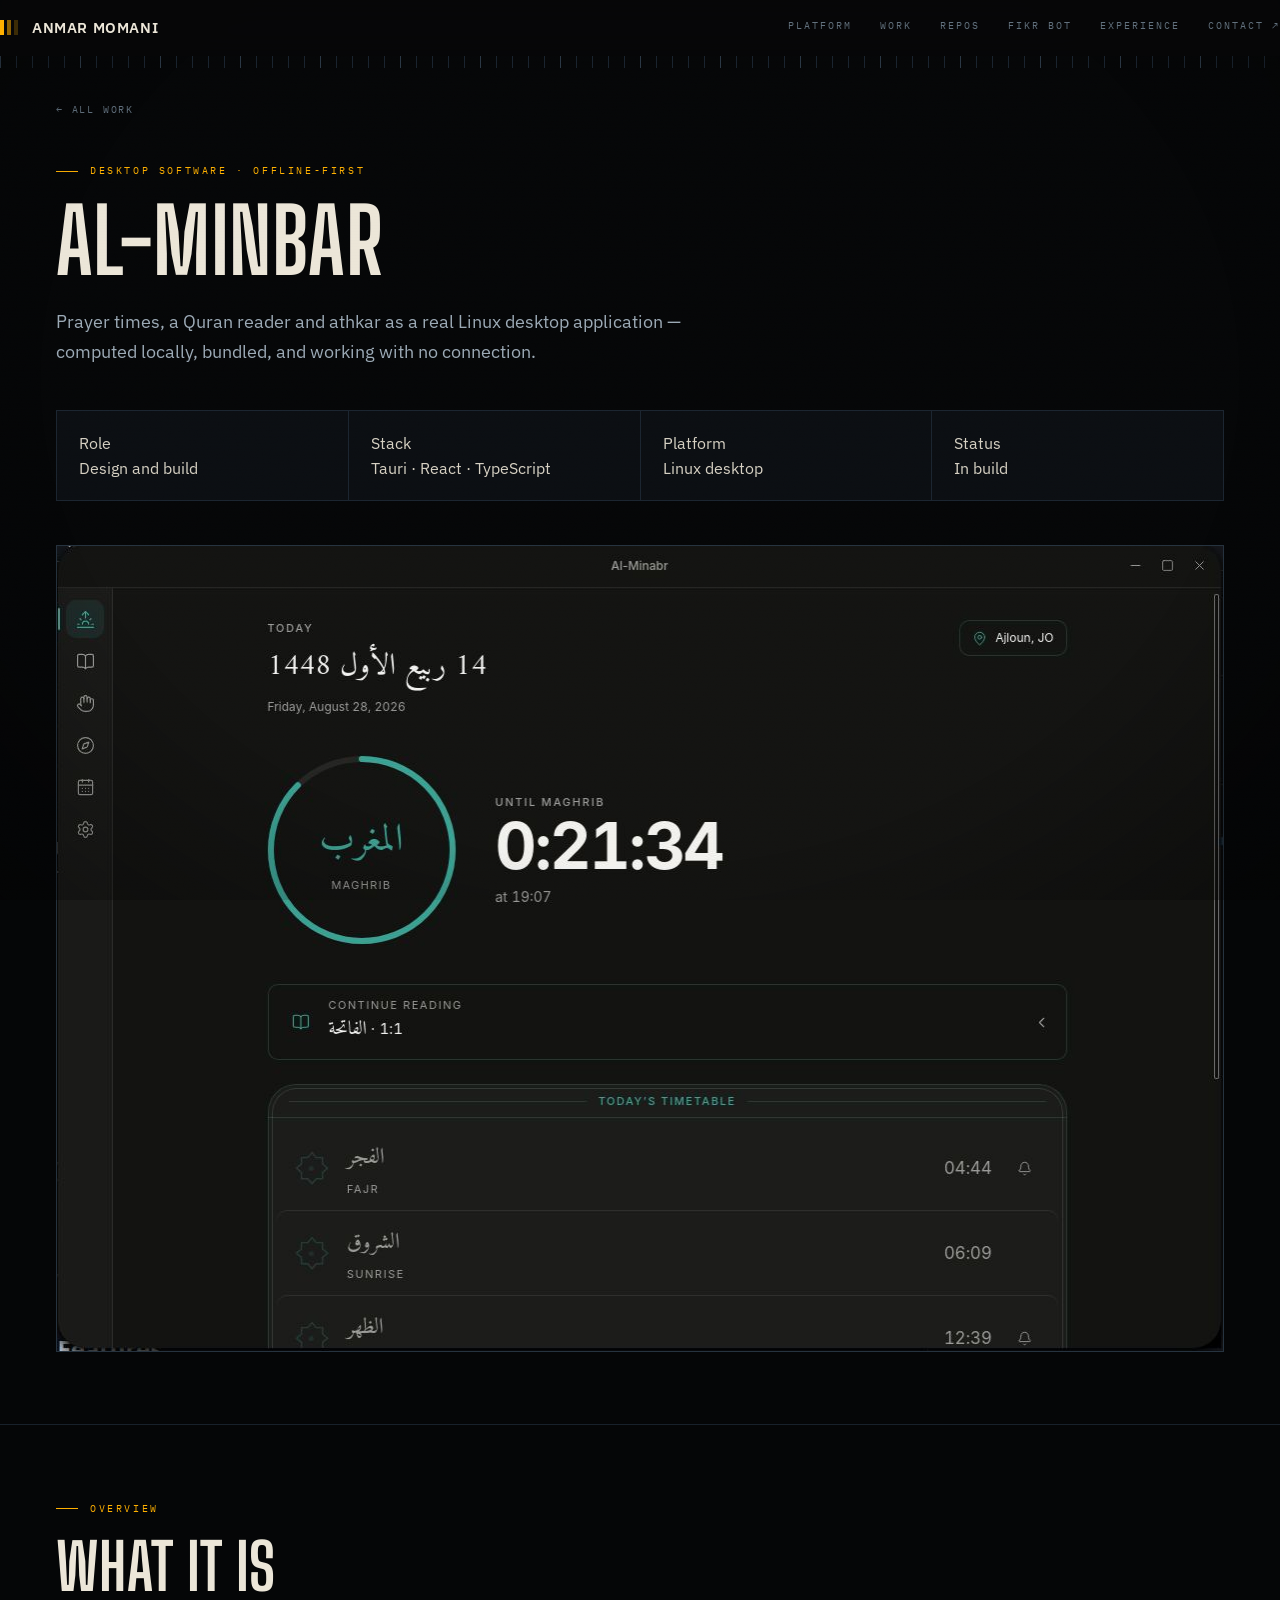
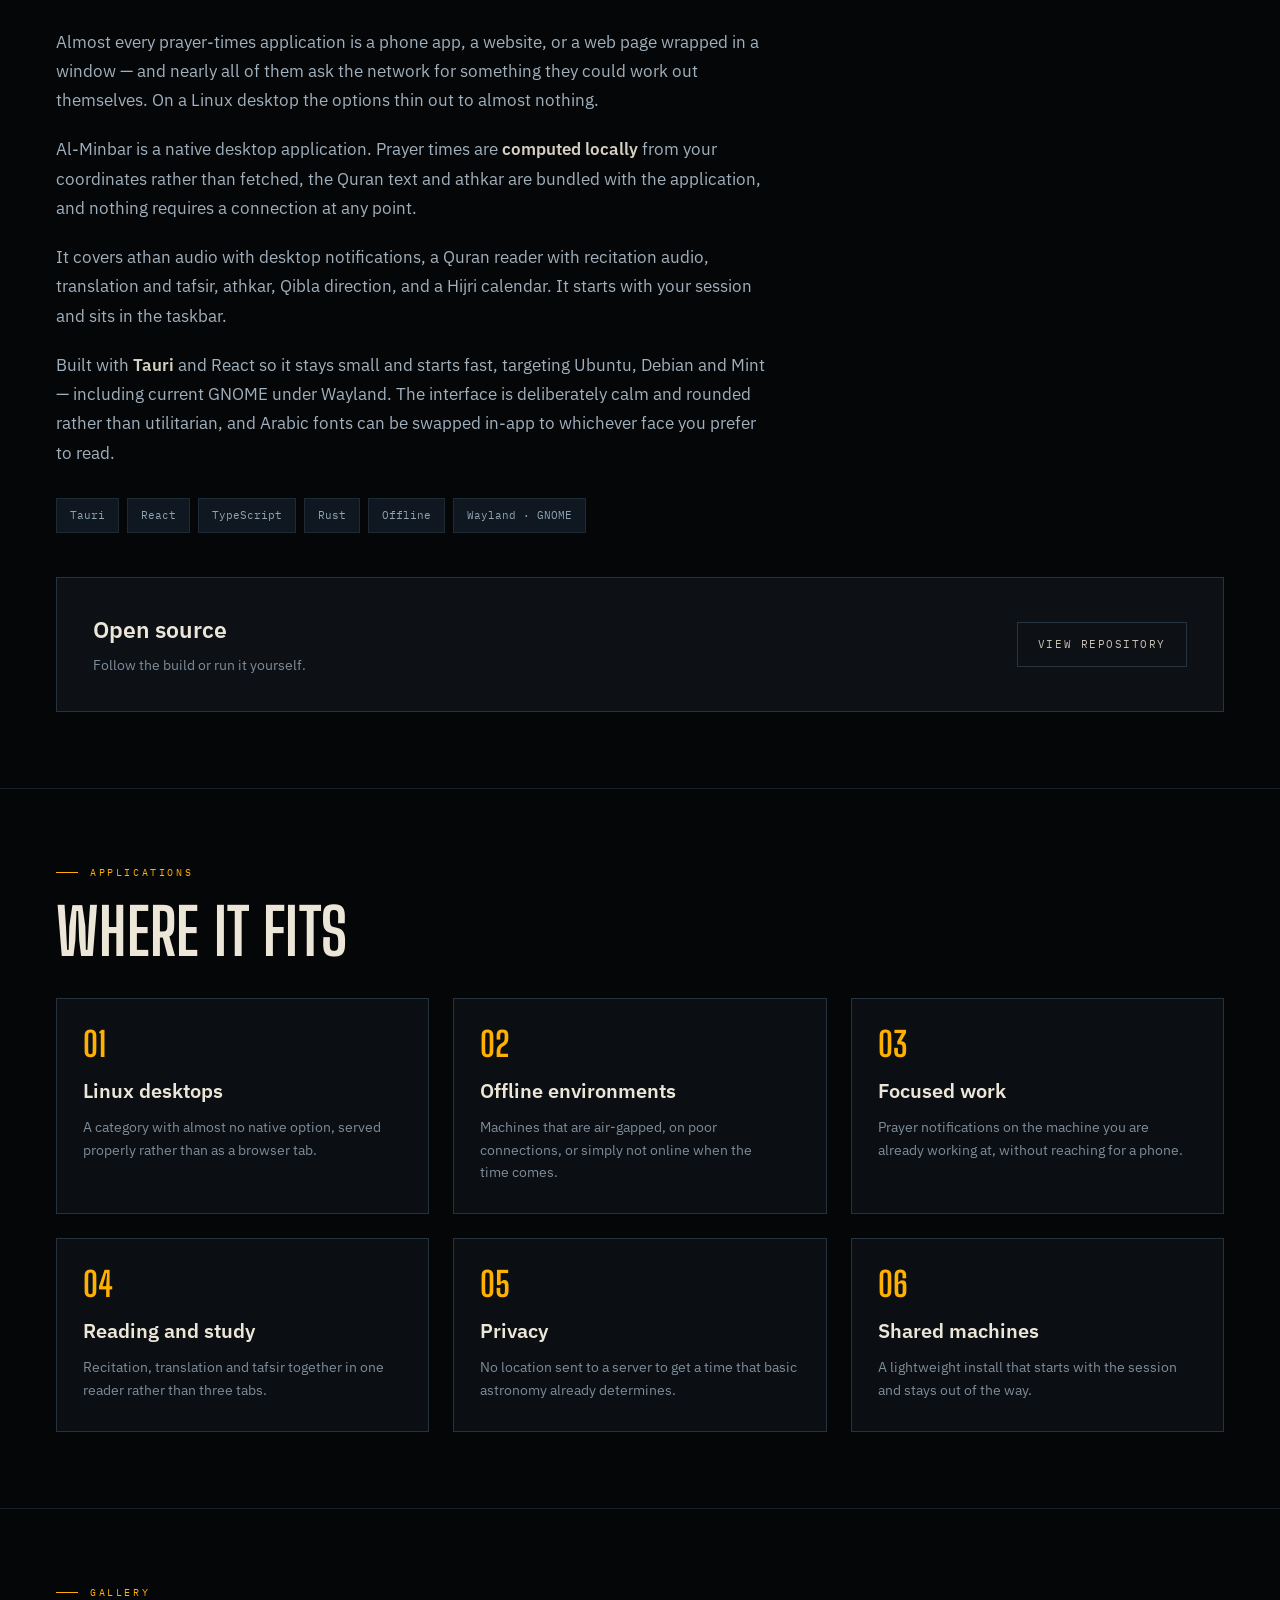
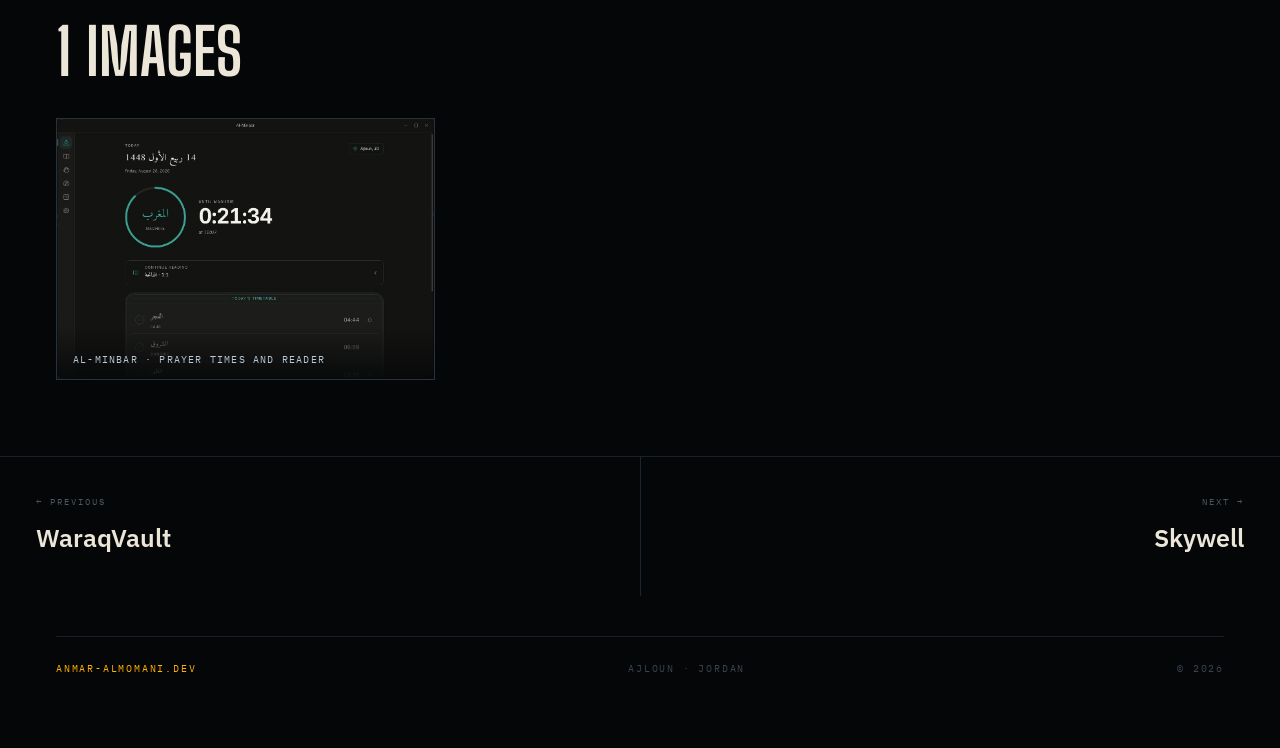
<file: projects/al-minbar.html>
<!doctype html>
<html lang="en">
<head>
<meta charset="utf-8">
<meta name="viewport" content="width=device-width, initial-scale=1">
<title>Al-Minbar — Anmar Momani</title>
<meta name="description" content="Al-Minbar — an offline Linux desktop application for prayer times, Quran reading and athkar, built with Tauri and React.">
<meta name="theme-color" content="#050607">
<link rel="icon" href="../favicon.svg" type="image/svg+xml">
<meta property="og:type" content="article">
<meta property="og:title" content="Al-Minbar — Anmar Momani">
<meta property="og:description" content="Al-Minbar — an offline Linux desktop application for prayer times, Quran reading and athkar, built with Tauri and React.">
<meta property="og:image" content="https://anmar-almomani.dev/assets/alminbar/01-app.jpg">
<meta name="twitter:card" content="summary_large_image">
<link rel="preconnect" href="https://fonts.googleapis.com">
<link rel="preconnect" href="https://fonts.gstatic.com" crossorigin>
<link rel="stylesheet" href="https://fonts.googleapis.com/css2?family=Big+Shoulders+Stencil+Display:wght@700;900&family=Big+Shoulders+Display:wght@600;800&family=IBM+Plex+Sans:wght@400;500;600&family=IBM+Plex+Sans+Arabic:wght@500;700&family=IBM+Plex+Mono:wght@400;500&display=swap">
<link rel="stylesheet" href="../assets/site.css">
</head>
<body>
<div class="grain" aria-hidden="true"></div>
<div class="scan" aria-hidden="true"></div>
<div class="vig" aria-hidden="true"></div>

<header id="hdr">
  <div class="wrap hdr">
    <a class="brand" href="../index.html">
      <span class="bars" aria-hidden="true"><i></i><i></i><i></i></span>
      <span class="xn">Anmar Momani</span>
    </a>
    <nav id="nav">
      <a href="../index.html#platform">Platform</a>
      <a href="../index.html#work">Work</a>
      <a href="../index.html#repos">Repos</a>
      <a href="../index.html#fikrbot">Fikr Bot</a>
      <a href="../index.html#experience">Experience</a>
      <a href="../index.html#contact">Contact ↗</a>
    </nav>
    <button class="burger" id="burger" aria-label="Menu" aria-expanded="false"><i></i><i></i><i></i></button>
  </div>
</header>

<main>
  <div class="ticksL"></div>
  <div class="wrap">
    <a class="back" href="../index.html#work">← All work</a>
    <div class="phead">
      <div class="eb rv"><span class="ln"></span><span class="eyebrow" style="color:var(--acc)">Desktop software · Offline-first</span></div>
      <h1 class="xw rv d1">Al-Minbar</h1>
      <p class="lede rv d2">Prayer times, a Quran reader and athkar as a real Linux desktop application — computed locally, bundled, and working with no connection.</p>
      <div class="pmeta rv d2">
      <div><div class="mlab">Role</div><div class="mval">Design and build</div></div>
      <div><div class="mlab">Stack</div><div class="mval">Tauri · React · TypeScript</div></div>
      <div><div class="mlab">Platform</div><div class="mval">Linux desktop</div></div>
      <div><div class="mlab">Status</div><div class="mval">In build</div></div>
      </div>
      <div class="phero rv d2"><img src="../assets/alminbar/01-app.jpg" alt="Al-Minbar interface"></div>
    </div>
  </div>

  <section class="psec">
    <div class="wrap">
      <div class="eb rv"><span class="ln"></span><span class="eyebrow" style="color:var(--acc)">Overview</span></div>
      <h2 class="xw rv d1" style="margin-bottom:32px">What it is</h2>
      <div class="prose rv d2">
      <p>Almost every prayer-times application is a phone app, a website, or a web page wrapped in a window — and nearly all of them ask the network for something they could work out themselves. On a Linux desktop the options thin out to almost nothing.</p>
      <p>Al-Minbar is a native desktop application. Prayer times are <strong>computed locally</strong> from your coordinates rather than fetched, the Quran text and athkar are bundled with the application, and nothing requires a connection at any point.</p>
      <p>It covers athan audio with desktop notifications, a Quran reader with recitation audio, translation and tafsir, athkar, Qibla direction, and a Hijri calendar. It starts with your session and sits in the taskbar.</p>
      <p>Built with <strong>Tauri</strong> and React so it stays small and starts fast, targeting Ubuntu, Debian and Mint — including current GNOME under Wayland. The interface is deliberately calm and rounded rather than utilitarian, and Arabic fonts can be swapped in-app to whichever face you prefer to read.</p>
      </div>
      <div class="stack rv d2"><span>Tauri</span><span>React</span><span>TypeScript</span><span>Rust</span><span>Offline</span><span>Wayland · GNOME</span></div>
      <div class="cta rv">
        <div><h4>Open source</h4><p>Follow the build or run it yourself.</p></div>
        <a class="ghbtn" href="https://github.com/Anmartiger/Al-Minbar" target="_blank" rel="noopener">View repository</a>
      </div>
    </div>
  </section>

  <section class="psec">
    <div class="wrap">
      <div class="eb rv"><span class="ln"></span><span class="eyebrow" style="color:var(--acc)">Applications</span></div>
      <h2 class="xw rv d1">Where it fits</h2>
      <div class="uses">
      <div class="use rv"><b>01</b><h4>Linux desktops</h4><p>A category with almost no native option, served properly rather than as a browser tab.</p></div>
      <div class="use rv"><b>02</b><h4>Offline environments</h4><p>Machines that are air-gapped, on poor connections, or simply not online when the time comes.</p></div>
      <div class="use rv"><b>03</b><h4>Focused work</h4><p>Prayer notifications on the machine you are already working at, without reaching for a phone.</p></div>
      <div class="use rv"><b>04</b><h4>Reading and study</h4><p>Recitation, translation and tafsir together in one reader rather than three tabs.</p></div>
      <div class="use rv"><b>05</b><h4>Privacy</h4><p>No location sent to a server to get a time that basic astronomy already determines.</p></div>
      <div class="use rv"><b>06</b><h4>Shared machines</h4><p>A lightweight install that starts with the session and stays out of the way.</p></div>
      </div>
    </div>
  </section>

  <section class="psec">
    <div class="wrap">
      <div class="eb rv"><span class="ln"></span><span class="eyebrow" style="color:var(--acc)">Gallery</span></div>
      <h2 class="xw rv d1">1 images</h2>
      <div class="gal">
      <figure class="rv"><img src="../assets/alminbar/01-app.jpg" loading="lazy" alt="Al-Minbar · prayer times and reader"><figcaption>Al-Minbar · prayer times and reader</figcaption></figure>
      </div>
    </div>
  </section>

  <div class="pnav">
    <a href="waraqvault.html"><span class="k">← Previous</span><span class="t">WaraqVault</span></a>
    <a href="skywell.html"><span class="k">Next →</span><span class="t">Skywell</span></a>
  </div>

  <div class="wrap">
    <footer>
      <span style="color:var(--acc)"><a href="../index.html">anmar-almomani.dev</a></span>
      <span>Ajloun · Jordan</span>
      <span>© 2026</span>
    </footer>
  </div>
</main>
<script src="../assets/site.js"></script>
</body>
</html>
</file>
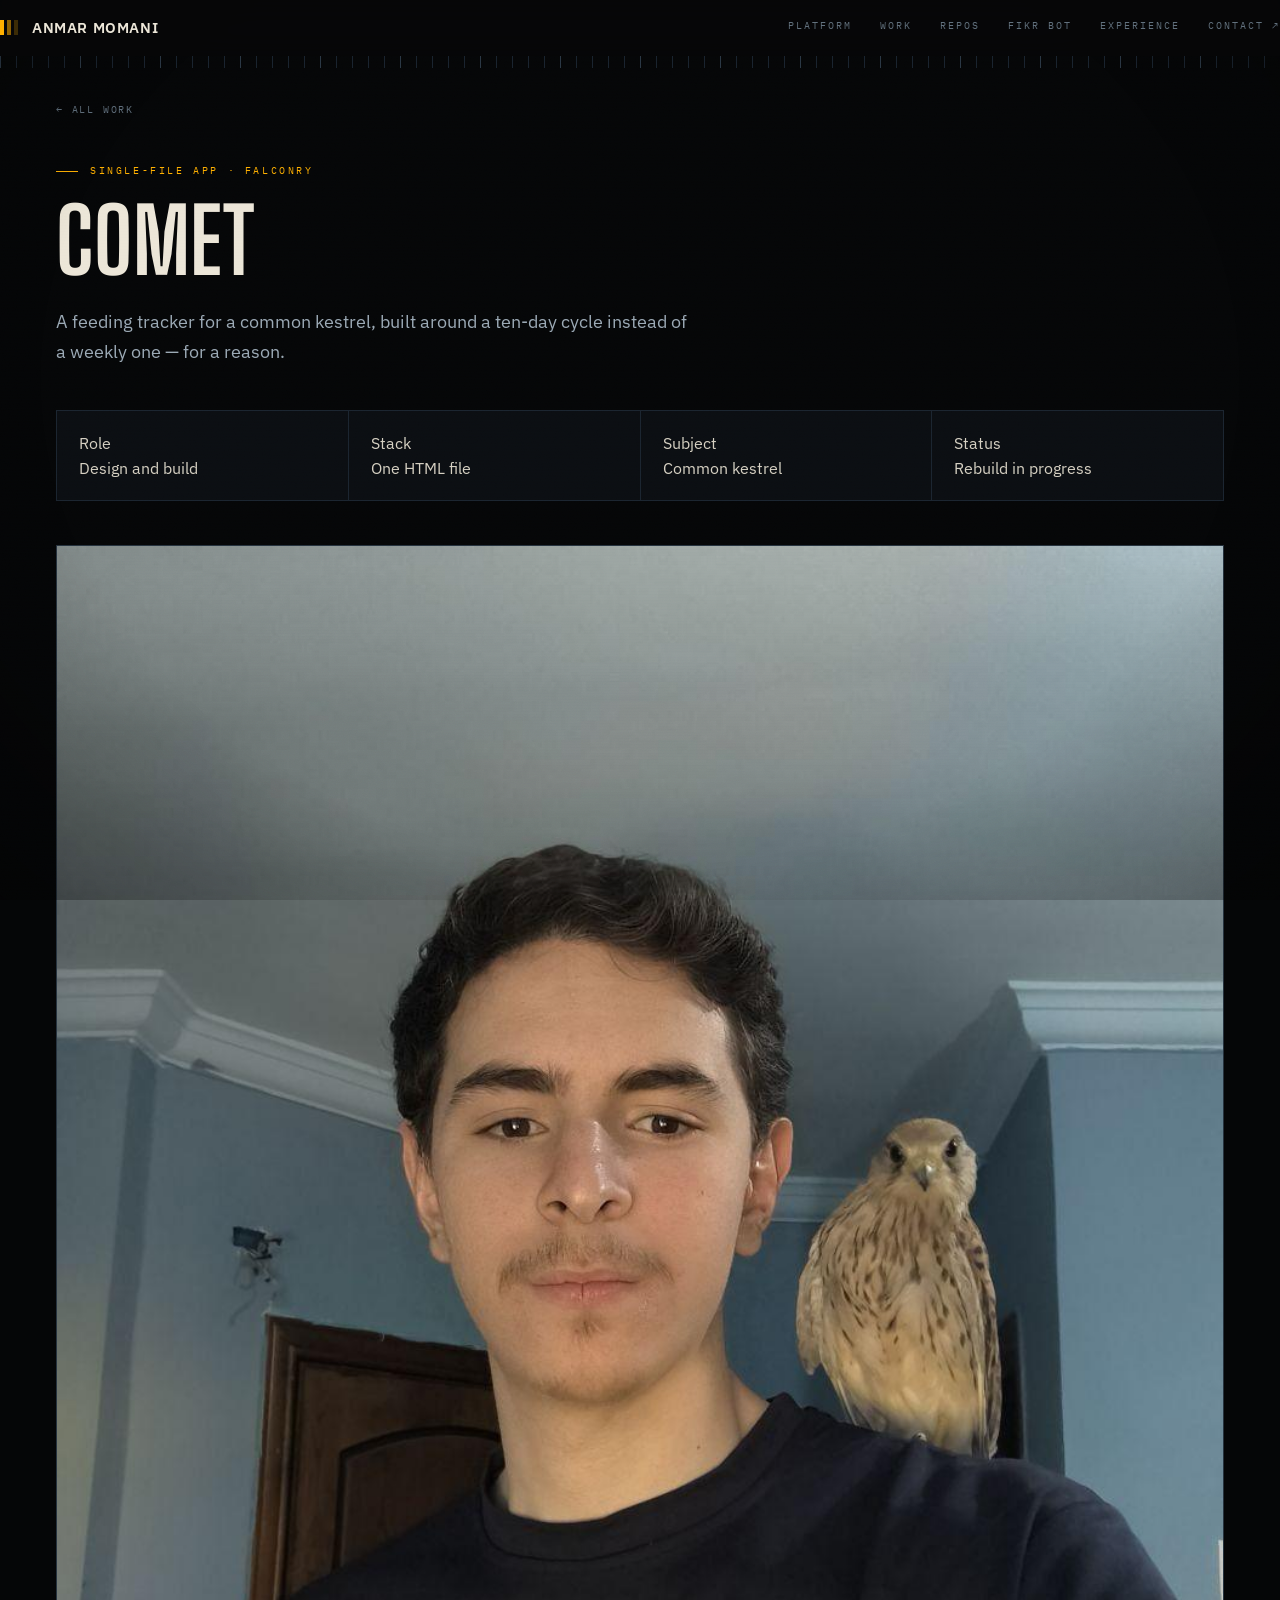
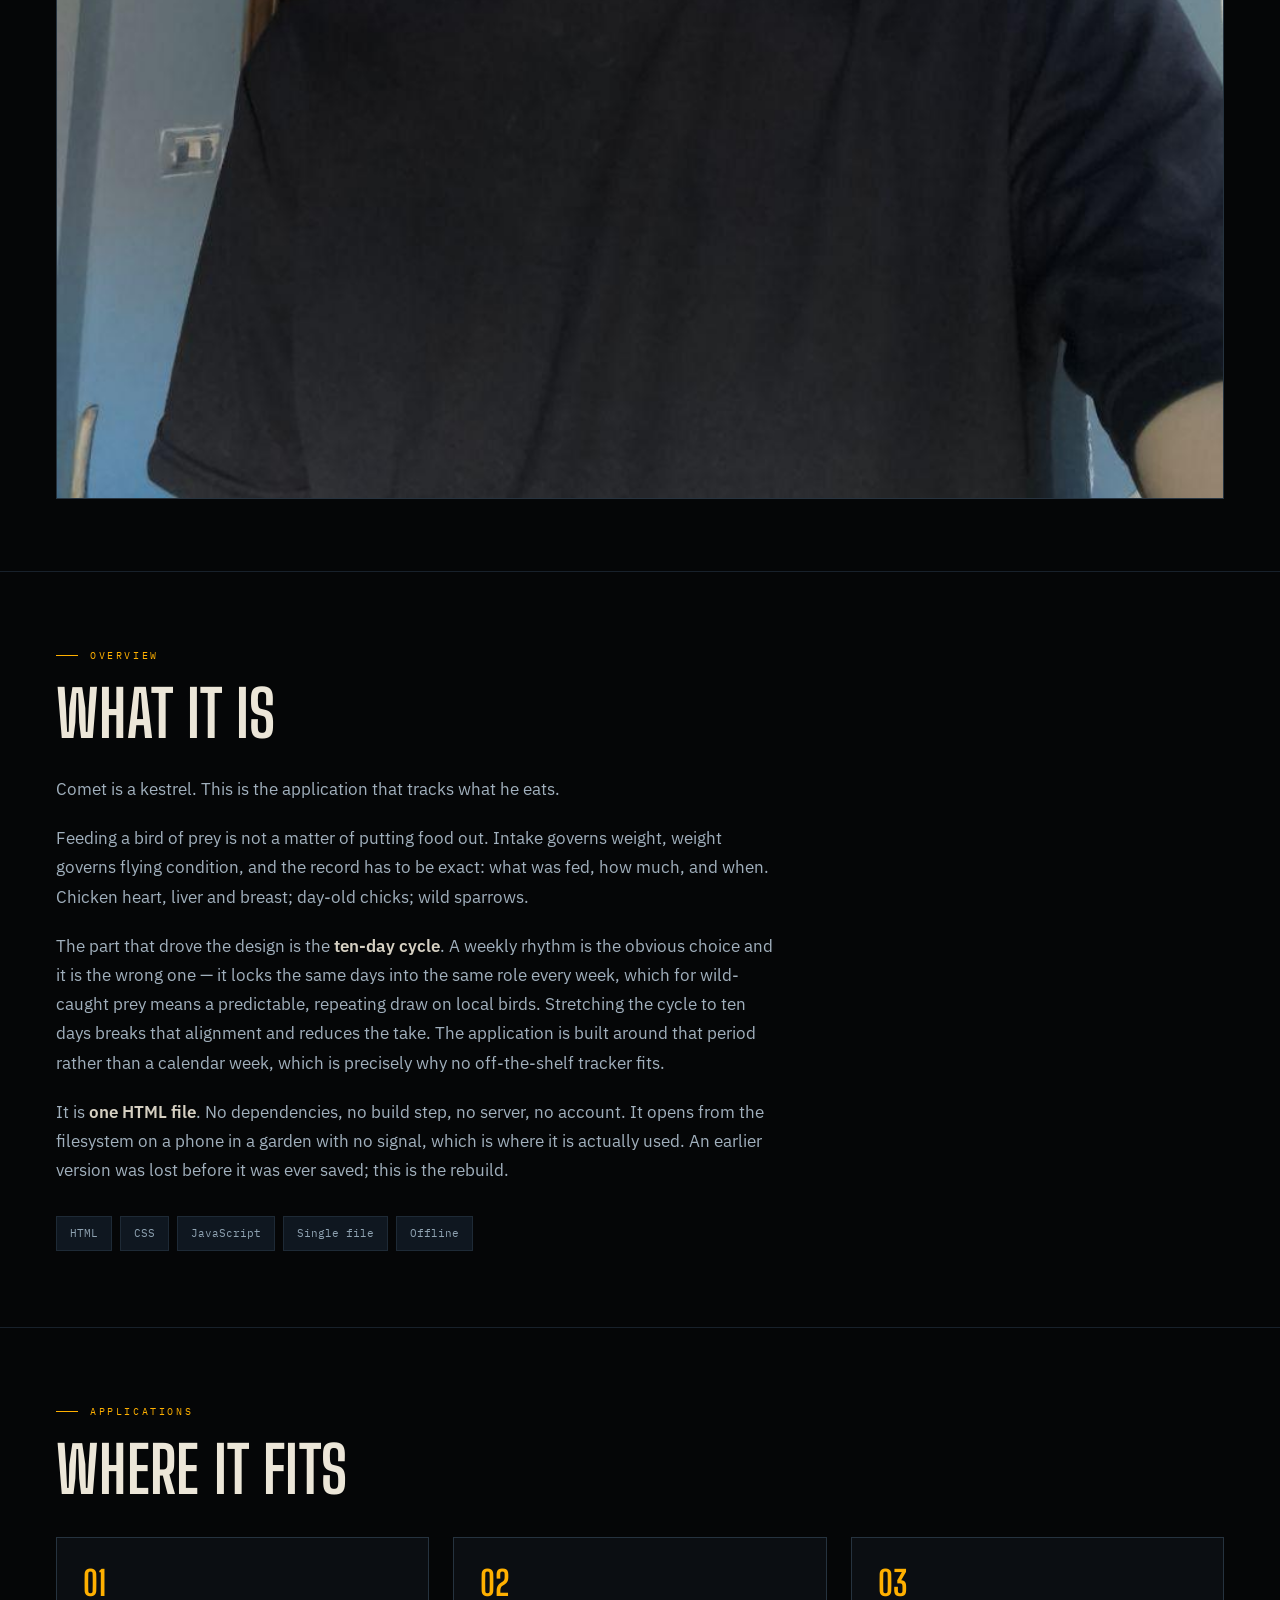
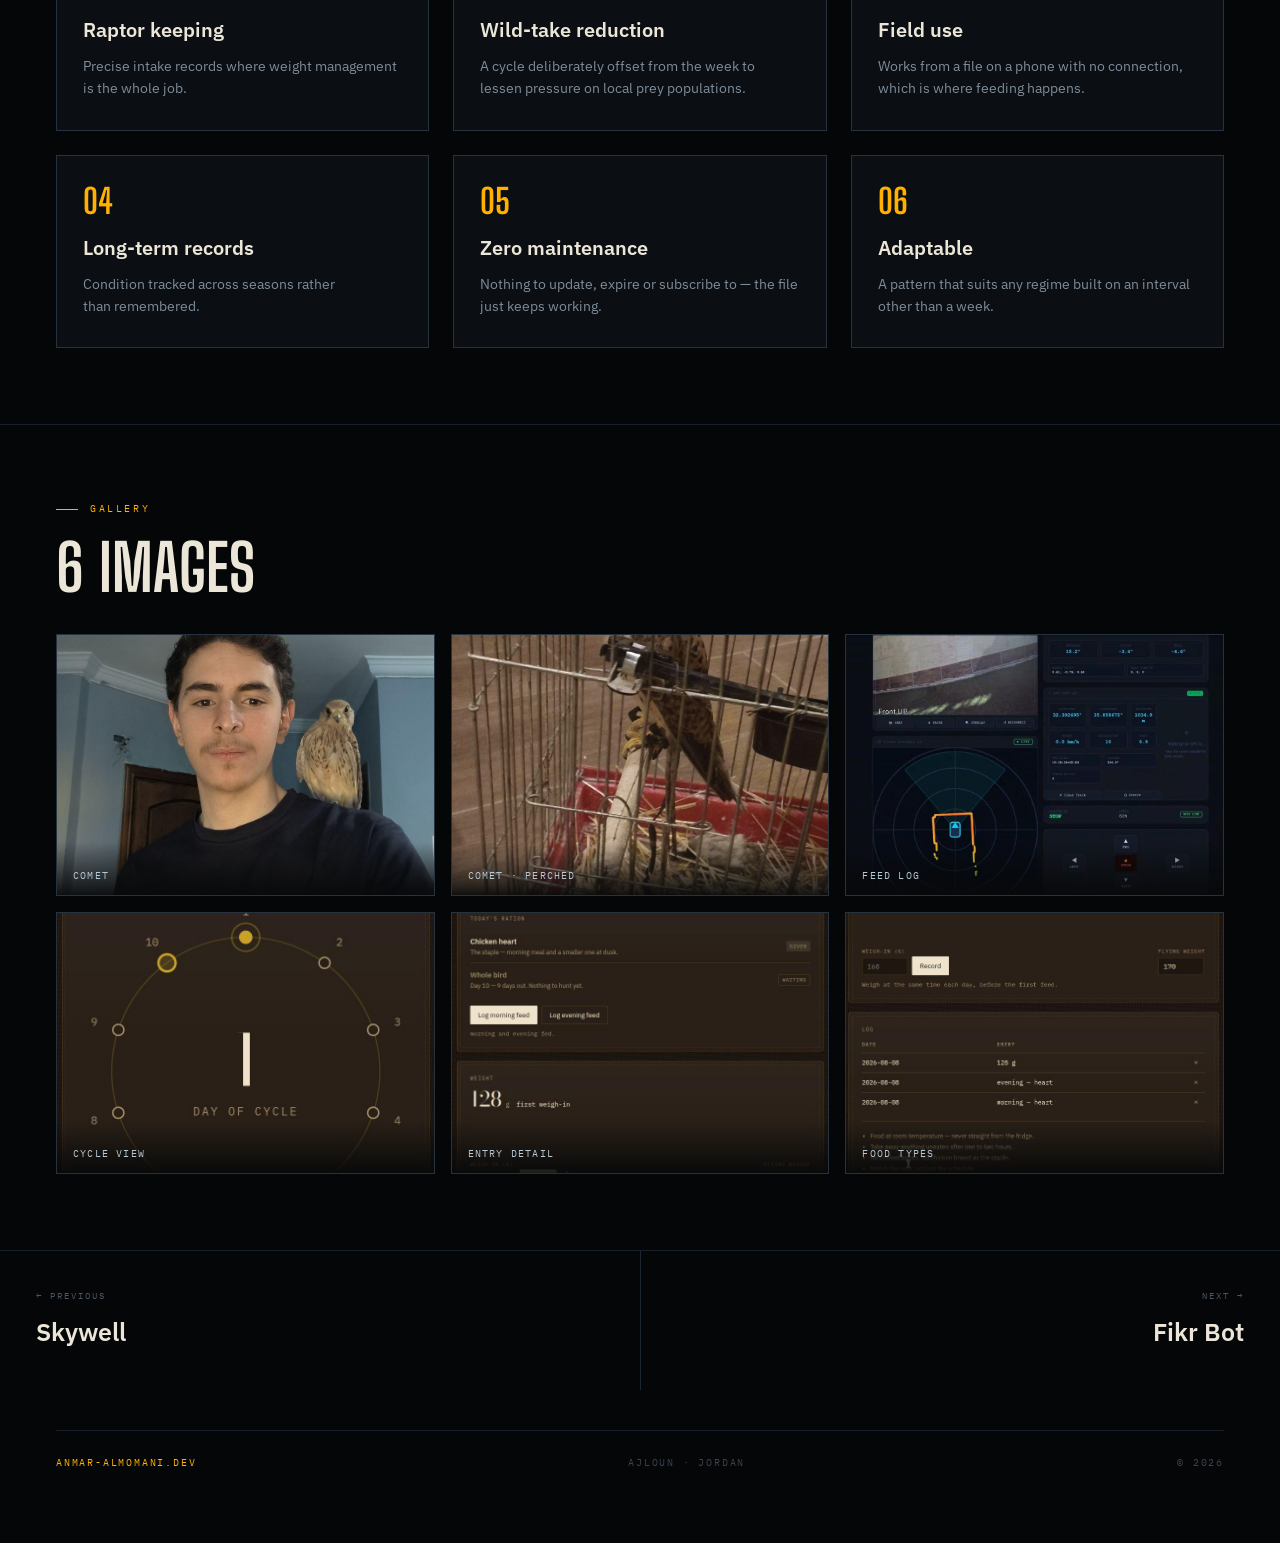
<file: projects/comet.html>
<!doctype html>
<html lang="en">
<head>
<meta charset="utf-8">
<meta name="viewport" content="width=device-width, initial-scale=1">
<title>Comet — Anmar Momani</title>
<meta name="description" content="Comet — a single-file offline feeding tracker for a common kestrel, built around a deliberate ten-day cycle.">
<meta name="theme-color" content="#050607">
<link rel="icon" href="../favicon.svg" type="image/svg+xml">
<meta property="og:type" content="article">
<meta property="og:title" content="Comet — Anmar Momani">
<meta property="og:description" content="Comet — a single-file offline feeding tracker for a common kestrel, built around a deliberate ten-day cycle.">
<meta property="og:image" content="https://anmar-almomani.dev/assets/comet/01-kestrel-a.jpg">
<meta name="twitter:card" content="summary_large_image">
<link rel="preconnect" href="https://fonts.googleapis.com">
<link rel="preconnect" href="https://fonts.gstatic.com" crossorigin>
<link rel="stylesheet" href="https://fonts.googleapis.com/css2?family=Big+Shoulders+Stencil+Display:wght@700;900&family=Big+Shoulders+Display:wght@600;800&family=IBM+Plex+Sans:wght@400;500;600&family=IBM+Plex+Sans+Arabic:wght@500;700&family=IBM+Plex+Mono:wght@400;500&display=swap">
<link rel="stylesheet" href="../assets/site.css">
</head>
<body>
<div class="grain" aria-hidden="true"></div>
<div class="scan" aria-hidden="true"></div>
<div class="vig" aria-hidden="true"></div>

<header id="hdr">
  <div class="wrap hdr">
    <a class="brand" href="../index.html">
      <span class="bars" aria-hidden="true"><i></i><i></i><i></i></span>
      <span class="xn">Anmar Momani</span>
    </a>
    <nav id="nav">
      <a href="../index.html#platform">Platform</a>
      <a href="../index.html#work">Work</a>
      <a href="../index.html#repos">Repos</a>
      <a href="../index.html#fikrbot">Fikr Bot</a>
      <a href="../index.html#experience">Experience</a>
      <a href="../index.html#contact">Contact ↗</a>
    </nav>
    <button class="burger" id="burger" aria-label="Menu" aria-expanded="false"><i></i><i></i><i></i></button>
  </div>
</header>

<main>
  <div class="ticksL"></div>
  <div class="wrap">
    <a class="back" href="../index.html#work">← All work</a>
    <div class="phead">
      <div class="eb rv"><span class="ln"></span><span class="eyebrow" style="color:var(--acc)">Single-file app · Falconry</span></div>
      <h1 class="xw rv d1">Comet</h1>
      <p class="lede rv d2">A feeding tracker for a common kestrel, built around a ten-day cycle instead of a weekly one — for a reason.</p>
      <div class="pmeta rv d2">
      <div><div class="mlab">Role</div><div class="mval">Design and build</div></div>
      <div><div class="mlab">Stack</div><div class="mval">One HTML file</div></div>
      <div><div class="mlab">Subject</div><div class="mval">Common kestrel</div></div>
      <div><div class="mlab">Status</div><div class="mval">Rebuild in progress</div></div>
      </div>
      <div class="phero rv d2"><img src="../assets/comet/01-kestrel-a.jpg" alt="Comet, a common kestrel"></div>
    </div>
  </div>

  <section class="psec">
    <div class="wrap">
      <div class="eb rv"><span class="ln"></span><span class="eyebrow" style="color:var(--acc)">Overview</span></div>
      <h2 class="xw rv d1" style="margin-bottom:32px">What it is</h2>
      <div class="prose rv d2">
      <p>Comet is a kestrel. This is the application that tracks what he eats.</p>
      <p>Feeding a bird of prey is not a matter of putting food out. Intake governs weight, weight governs flying condition, and the record has to be exact: what was fed, how much, and when. Chicken heart, liver and breast; day-old chicks; wild sparrows.</p>
      <p>The part that drove the design is the <strong>ten-day cycle</strong>. A weekly rhythm is the obvious choice and it is the wrong one — it locks the same days into the same role every week, which for wild-caught prey means a predictable, repeating draw on local birds. Stretching the cycle to ten days breaks that alignment and reduces the take. The application is built around that period rather than a calendar week, which is precisely why no off-the-shelf tracker fits.</p>
      <p>It is <strong>one HTML file</strong>. No dependencies, no build step, no server, no account. It opens from the filesystem on a phone in a garden with no signal, which is where it is actually used. An earlier version was lost before it was ever saved; this is the rebuild.</p>
      </div>
      <div class="stack rv d2"><span>HTML</span><span>CSS</span><span>JavaScript</span><span>Single file</span><span>Offline</span></div>

    </div>
  </section>

  <section class="psec">
    <div class="wrap">
      <div class="eb rv"><span class="ln"></span><span class="eyebrow" style="color:var(--acc)">Applications</span></div>
      <h2 class="xw rv d1">Where it fits</h2>
      <div class="uses">
      <div class="use rv"><b>01</b><h4>Raptor keeping</h4><p>Precise intake records where weight management is the whole job.</p></div>
      <div class="use rv"><b>02</b><h4>Wild-take reduction</h4><p>A cycle deliberately offset from the week to lessen pressure on local prey populations.</p></div>
      <div class="use rv"><b>03</b><h4>Field use</h4><p>Works from a file on a phone with no connection, which is where feeding happens.</p></div>
      <div class="use rv"><b>04</b><h4>Long-term records</h4><p>Condition tracked across seasons rather than remembered.</p></div>
      <div class="use rv"><b>05</b><h4>Zero maintenance</h4><p>Nothing to update, expire or subscribe to — the file just keeps working.</p></div>
      <div class="use rv"><b>06</b><h4>Adaptable</h4><p>A pattern that suits any regime built on an interval other than a week.</p></div>
      </div>
    </div>
  </section>

  <section class="psec">
    <div class="wrap">
      <div class="eb rv"><span class="ln"></span><span class="eyebrow" style="color:var(--acc)">Gallery</span></div>
      <h2 class="xw rv d1">6 images</h2>
      <div class="gal">
      <figure class="rv"><img src="../assets/comet/01-kestrel-a.jpg" loading="lazy" alt="Comet"><figcaption>Comet</figcaption></figure>
      <figure class="rv"><img src="../assets/comet/02-kestrel-b.jpg" loading="lazy" alt="Comet · perched"><figcaption>Comet · perched</figcaption></figure>
      <figure class="rv"><img src="../assets/comet/03-app-a.jpg" loading="lazy" alt="Feed log"><figcaption>Feed log</figcaption></figure>
      <figure class="rv"><img src="../assets/comet/04-app-b.jpg" loading="lazy" alt="Cycle view"><figcaption>Cycle view</figcaption></figure>
      <figure class="rv"><img src="../assets/comet/05-app-c.jpg" loading="lazy" alt="Entry detail"><figcaption>Entry detail</figcaption></figure>
      <figure class="rv"><img src="../assets/comet/06-app-d.jpg" loading="lazy" alt="Food types"><figcaption>Food types</figcaption></figure>
      </div>
    </div>
  </section>

  <div class="pnav">
    <a href="skywell.html"><span class="k">← Previous</span><span class="t">Skywell</span></a>
    <a href="fikr-bot.html"><span class="k">Next →</span><span class="t">Fikr Bot</span></a>
  </div>

  <div class="wrap">
    <footer>
      <span style="color:var(--acc)"><a href="../index.html">anmar-almomani.dev</a></span>
      <span>Ajloun · Jordan</span>
      <span>© 2026</span>
    </footer>
  </div>
</main>
<script src="../assets/site.js"></script>
</body>
</html>
</file>
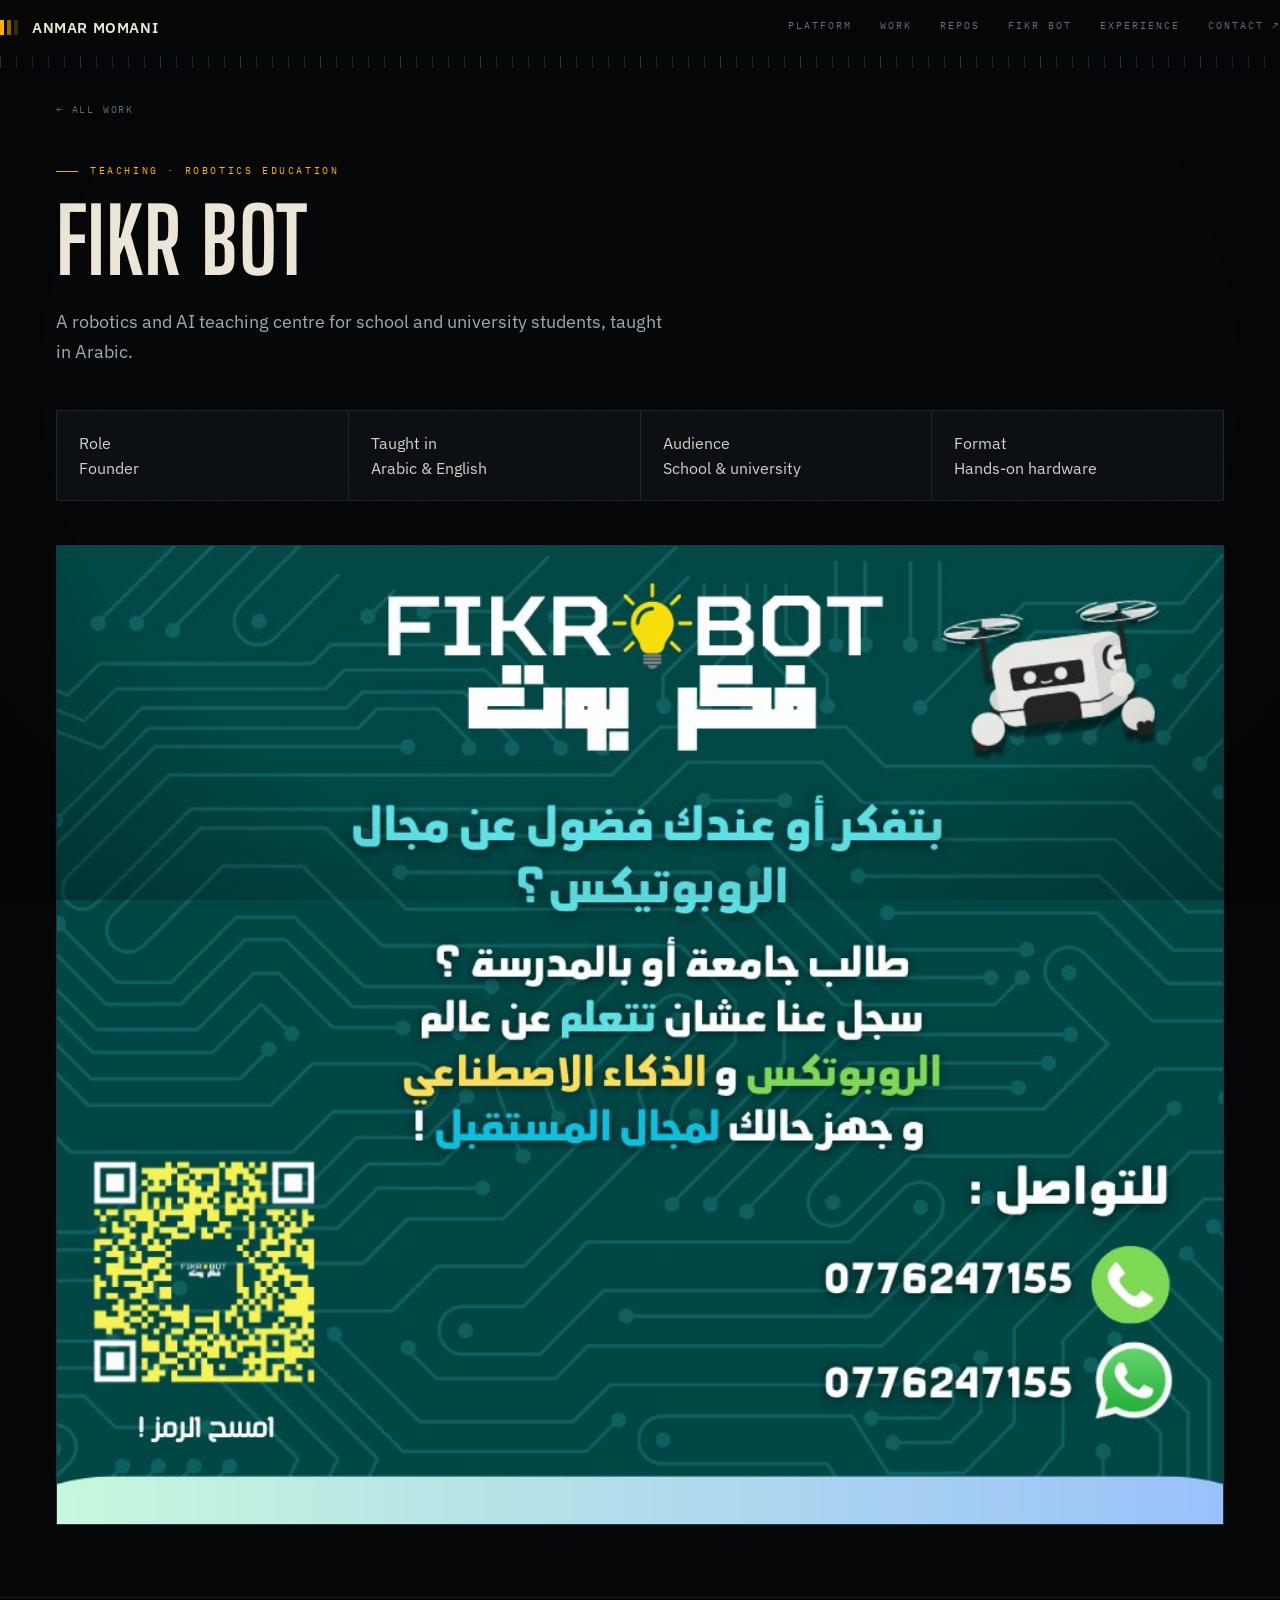
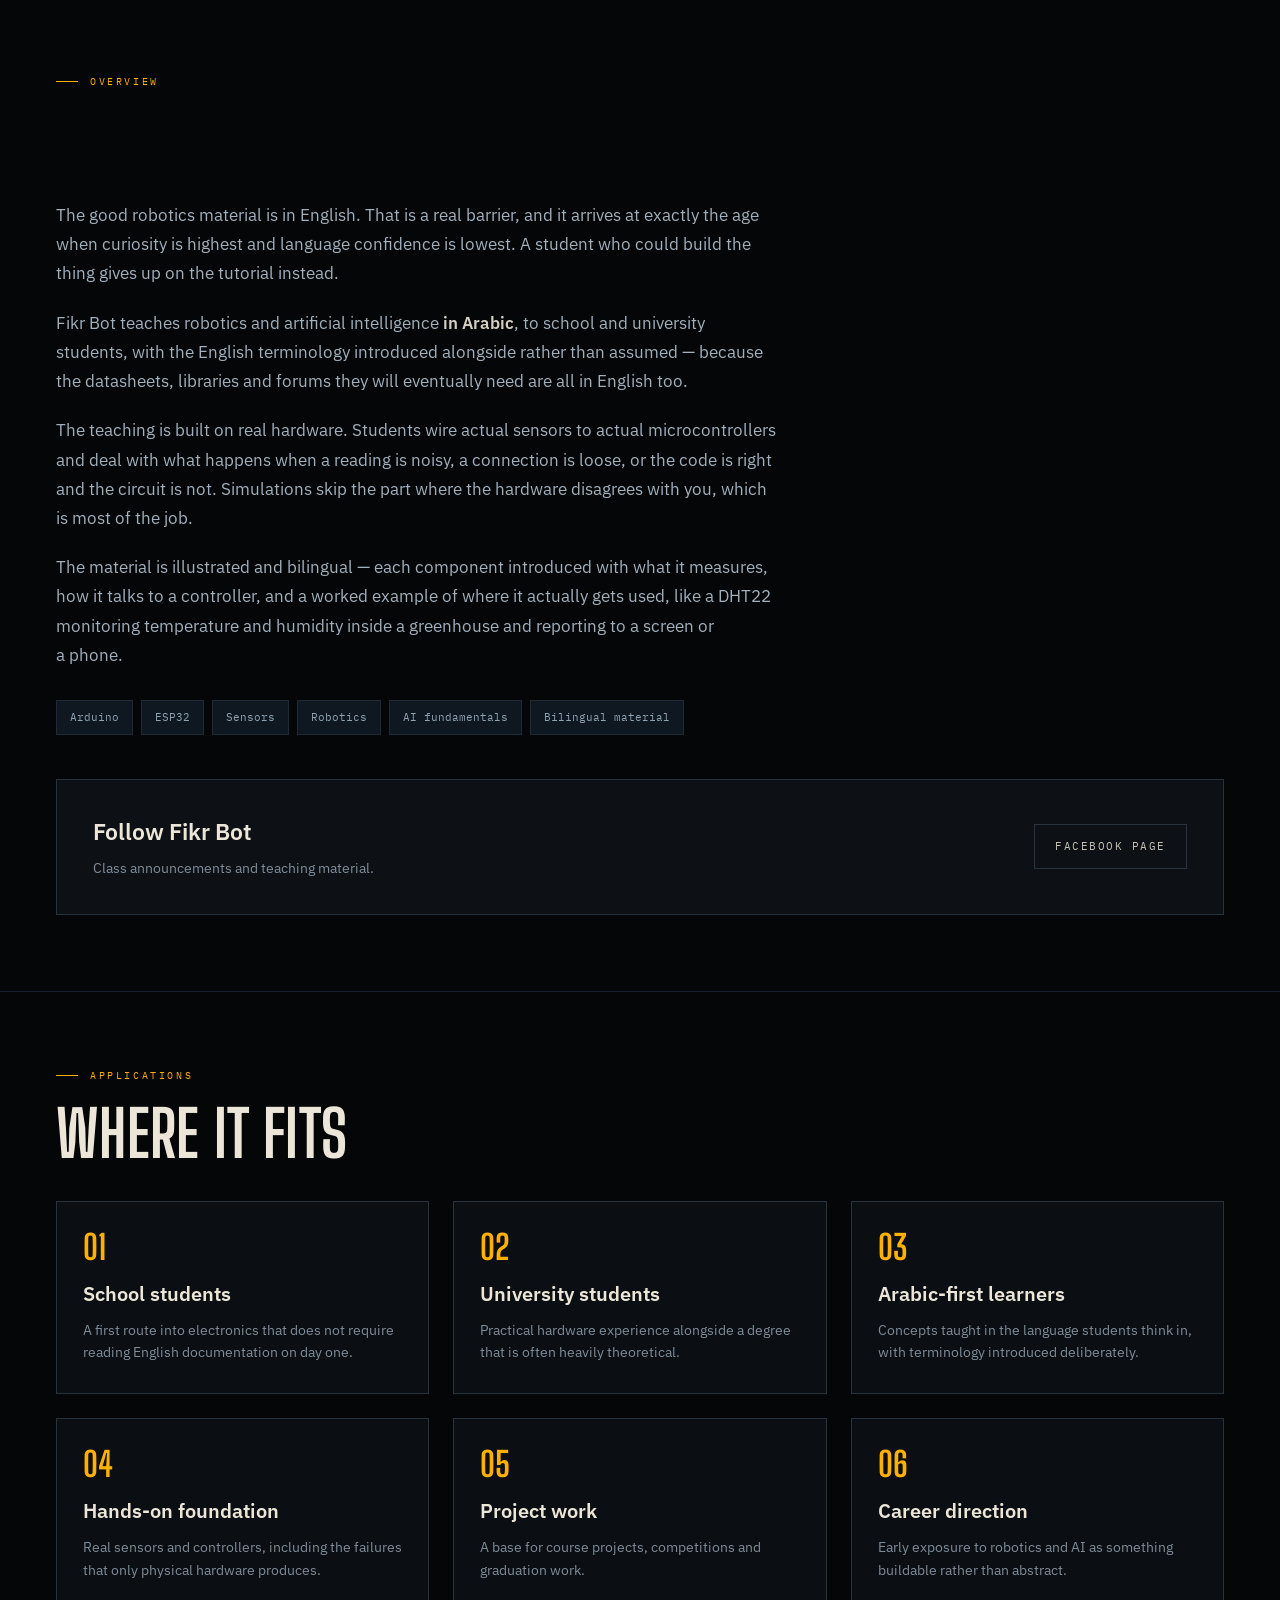
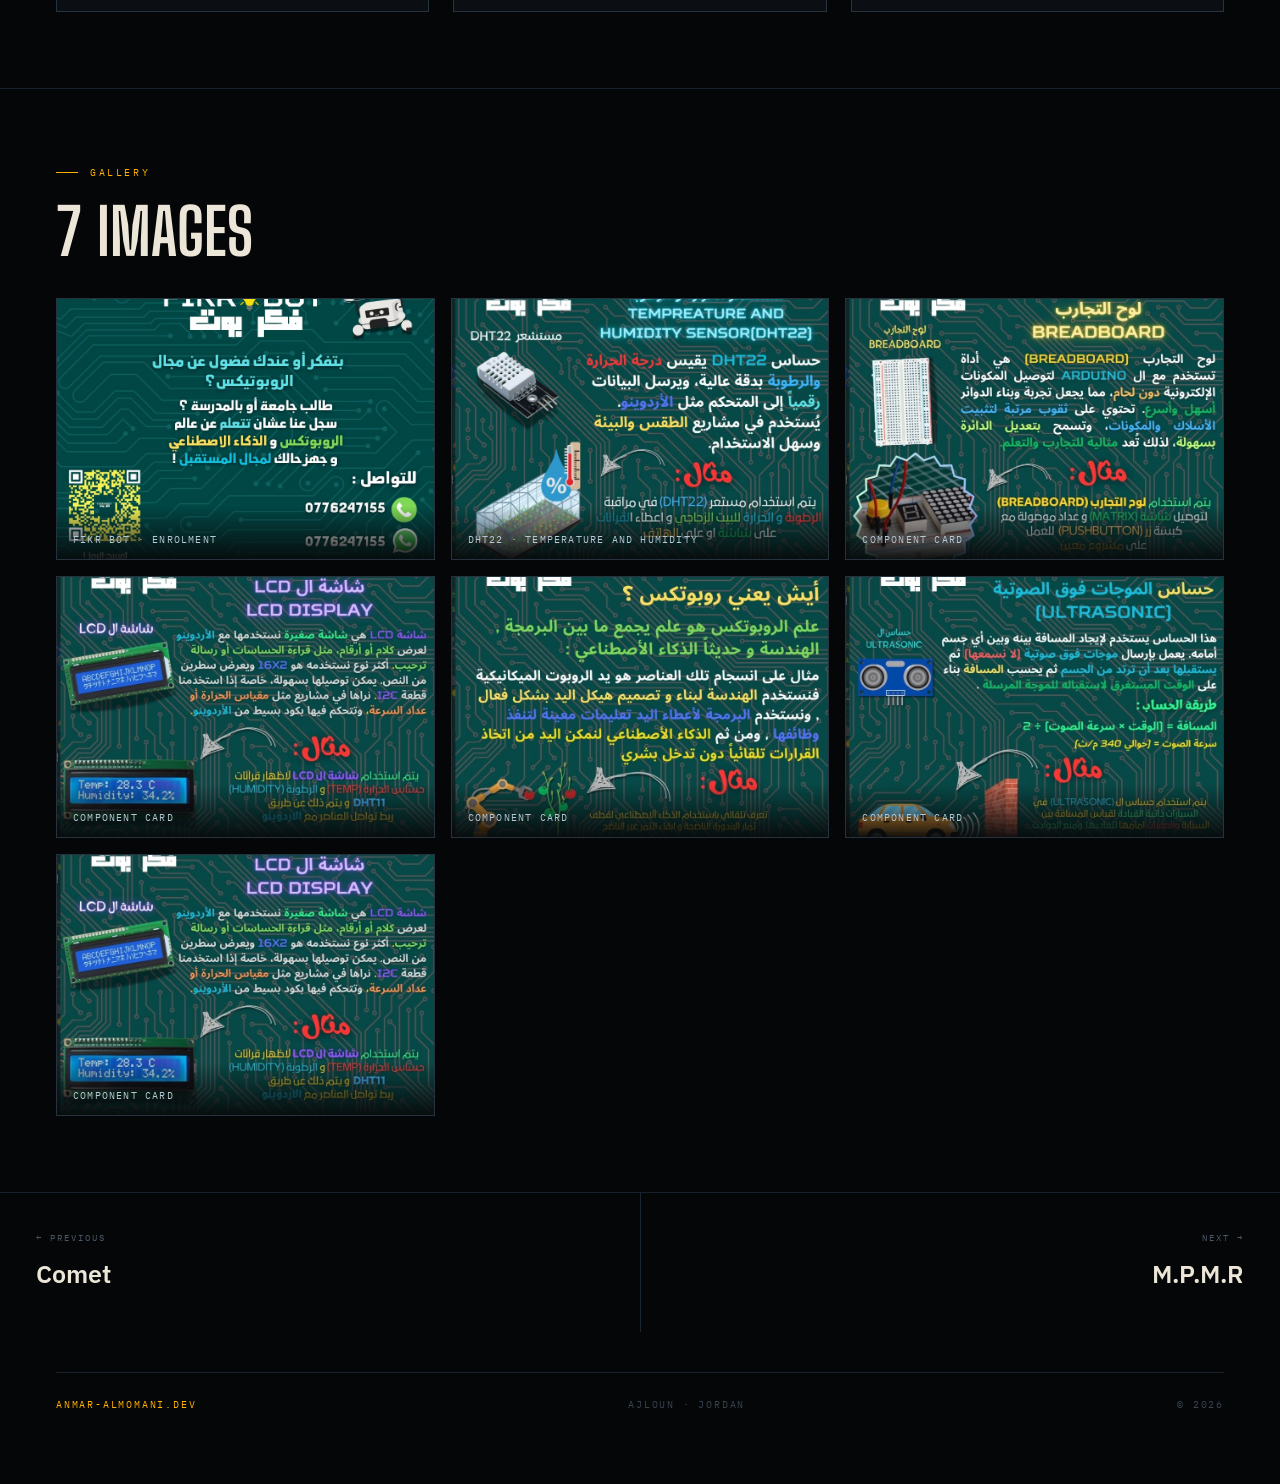
<file: projects/fikr-bot.html>
<!doctype html>
<html lang="en">
<head>
<meta charset="utf-8">
<meta name="viewport" content="width=device-width, initial-scale=1">
<title>Fikr Bot — Anmar Momani</title>
<meta name="description" content="Fikr Bot — a robotics and AI teaching centre for school and university students in Jordan, taught in Arabic with hands-on hardware.">
<meta name="theme-color" content="#050607">
<link rel="icon" href="../favicon.svg" type="image/svg+xml">
<meta property="og:type" content="article">
<meta property="og:title" content="Fikr Bot — Anmar Momani">
<meta property="og:description" content="Fikr Bot — a robotics and AI teaching centre for school and university students in Jordan, taught in Arabic with hands-on hardware.">
<meta property="og:image" content="https://anmar-almomani.dev/assets/fikrbot/00-cover.jpg">
<meta name="twitter:card" content="summary_large_image">
<link rel="preconnect" href="https://fonts.googleapis.com">
<link rel="preconnect" href="https://fonts.gstatic.com" crossorigin>
<link rel="stylesheet" href="https://fonts.googleapis.com/css2?family=Big+Shoulders+Stencil+Display:wght@700;900&family=Big+Shoulders+Display:wght@600;800&family=IBM+Plex+Sans:wght@400;500;600&family=IBM+Plex+Sans+Arabic:wght@500;700&family=IBM+Plex+Mono:wght@400;500&display=swap">
<link rel="stylesheet" href="../assets/site.css">
</head>
<body>
<div class="grain" aria-hidden="true"></div>
<div class="scan" aria-hidden="true"></div>
<div class="vig" aria-hidden="true"></div>

<header id="hdr">
  <div class="wrap hdr">
    <a class="brand" href="../index.html">
      <span class="bars" aria-hidden="true"><i></i><i></i><i></i></span>
      <span class="xn">Anmar Momani</span>
    </a>
    <nav id="nav">
      <a href="../index.html#platform">Platform</a>
      <a href="../index.html#work">Work</a>
      <a href="../index.html#repos">Repos</a>
      <a href="../index.html#fikrbot">Fikr Bot</a>
      <a href="../index.html#experience">Experience</a>
      <a href="../index.html#contact">Contact ↗</a>
    </nav>
    <button class="burger" id="burger" aria-label="Menu" aria-expanded="false"><i></i><i></i><i></i></button>
  </div>
</header>

<main>
  <div class="ticksL"></div>
  <div class="wrap">
    <a class="back" href="../index.html#work">← All work</a>
    <div class="phead">
      <div class="eb rv"><span class="ln"></span><span class="eyebrow" style="color:var(--acc)">Teaching · Robotics education</span></div>
      <h1 class="xw rv d1">Fikr Bot</h1>
      <p class="lede rv d2">A robotics and AI teaching centre for school and university students, taught in Arabic.</p>
      <div class="pmeta rv d2">
      <div><div class="mlab">Role</div><div class="mval">Founder</div></div>
      <div><div class="mlab">Taught in</div><div class="mval">Arabic &amp; English</div></div>
      <div><div class="mlab">Audience</div><div class="mval">School &amp; university</div></div>
      <div><div class="mlab">Format</div><div class="mval">Hands-on hardware</div></div>
      </div>
      <div class="phero rv d2"><img src="../assets/fikrbot/00-cover.jpg" alt="Fikr Bot promotional cover"></div>
    </div>
  </div>

  <section class="psec">
    <div class="wrap">
      <div class="eb rv"><span class="ln"></span><span class="eyebrow" style="color:var(--acc)">Overview</span></div>
      <h2 class="xw rv d1" style="margin-bottom:32px">What it is</h2>
      <div class="prose rv d2">
      <p>The good robotics material is in English. That is a real barrier, and it arrives at exactly the age when curiosity is highest and language confidence is lowest. A student who could build the thing gives up on the tutorial instead.</p>
      <p>Fikr Bot teaches robotics and artificial intelligence <strong>in Arabic</strong>, to school and university students, with the English terminology introduced alongside rather than assumed — because the datasheets, libraries and forums they will eventually need are all in English too.</p>
      <p>The teaching is built on real hardware. Students wire actual sensors to actual microcontrollers and deal with what happens when a reading is noisy, a connection is loose, or the code is right and the circuit is not. Simulations skip the part where the hardware disagrees with you, which is most of the job.</p>
      <p>The material is illustrated and bilingual — each component introduced with what it measures, how it talks to a controller, and a worked example of where it actually gets used, like a DHT22 monitoring temperature and humidity inside a greenhouse and reporting to a screen or a phone.</p>
      </div>
      <div class="stack rv d2"><span>Arduino</span><span>ESP32</span><span>Sensors</span><span>Robotics</span><span>AI fundamentals</span><span>Bilingual material</span></div>
      <div class="cta rv">
        <div><h4>Follow Fikr Bot</h4><p>Class announcements and teaching material.</p></div>
        <a class="ghbtn" href="https://www.facebook.com/profile.php?id=61572696617159" target="_blank" rel="noopener">Facebook page</a>
      </div>
    </div>
  </section>

  <section class="psec">
    <div class="wrap">
      <div class="eb rv"><span class="ln"></span><span class="eyebrow" style="color:var(--acc)">Applications</span></div>
      <h2 class="xw rv d1">Where it fits</h2>
      <div class="uses">
      <div class="use rv"><b>01</b><h4>School students</h4><p>A first route into electronics that does not require reading English documentation on day one.</p></div>
      <div class="use rv"><b>02</b><h4>University students</h4><p>Practical hardware experience alongside a degree that is often heavily theoretical.</p></div>
      <div class="use rv"><b>03</b><h4>Arabic-first learners</h4><p>Concepts taught in the language students think in, with terminology introduced deliberately.</p></div>
      <div class="use rv"><b>04</b><h4>Hands-on foundation</h4><p>Real sensors and controllers, including the failures that only physical hardware produces.</p></div>
      <div class="use rv"><b>05</b><h4>Project work</h4><p>A base for course projects, competitions and graduation work.</p></div>
      <div class="use rv"><b>06</b><h4>Career direction</h4><p>Early exposure to robotics and AI as something buildable rather than abstract.</p></div>
      </div>
    </div>
  </section>

  <section class="psec">
    <div class="wrap">
      <div class="eb rv"><span class="ln"></span><span class="eyebrow" style="color:var(--acc)">Gallery</span></div>
      <h2 class="xw rv d1">7 images</h2>
      <div class="gal">
      <figure class="rv"><img src="../assets/fikrbot/00-cover.jpg" loading="lazy" alt="Fikr Bot · enrolment"><figcaption>Fikr Bot · enrolment</figcaption></figure>
      <figure class="rv"><img src="../assets/fikrbot/01-lesson.jpg" loading="lazy" alt="DHT22 · temperature and humidity"><figcaption>DHT22 · temperature and humidity</figcaption></figure>
      <figure class="rv"><img src="../assets/fikrbot/02-lesson.jpg" loading="lazy" alt="Component card"><figcaption>Component card</figcaption></figure>
      <figure class="rv"><img src="../assets/fikrbot/03-lesson.jpg" loading="lazy" alt="Component card"><figcaption>Component card</figcaption></figure>
      <figure class="rv"><img src="../assets/fikrbot/04-lesson.jpg" loading="lazy" alt="Component card"><figcaption>Component card</figcaption></figure>
      <figure class="rv"><img src="../assets/fikrbot/05-lesson.jpg" loading="lazy" alt="Component card"><figcaption>Component card</figcaption></figure>
      <figure class="rv"><img src="../assets/fikrbot/06-lesson.jpg" loading="lazy" alt="Component card"><figcaption>Component card</figcaption></figure>
      </div>
    </div>
  </section>

  <div class="pnav">
    <a href="comet.html"><span class="k">← Previous</span><span class="t">Comet</span></a>
    <a href="mpmr.html"><span class="k">Next →</span><span class="t">M.P.M.R</span></a>
  </div>

  <div class="wrap">
    <footer>
      <span style="color:var(--acc)"><a href="../index.html">anmar-almomani.dev</a></span>
      <span>Ajloun · Jordan</span>
      <span>© 2026</span>
    </footer>
  </div>
</main>
<script src="../assets/site.js"></script>
</body>
</html>
</file>
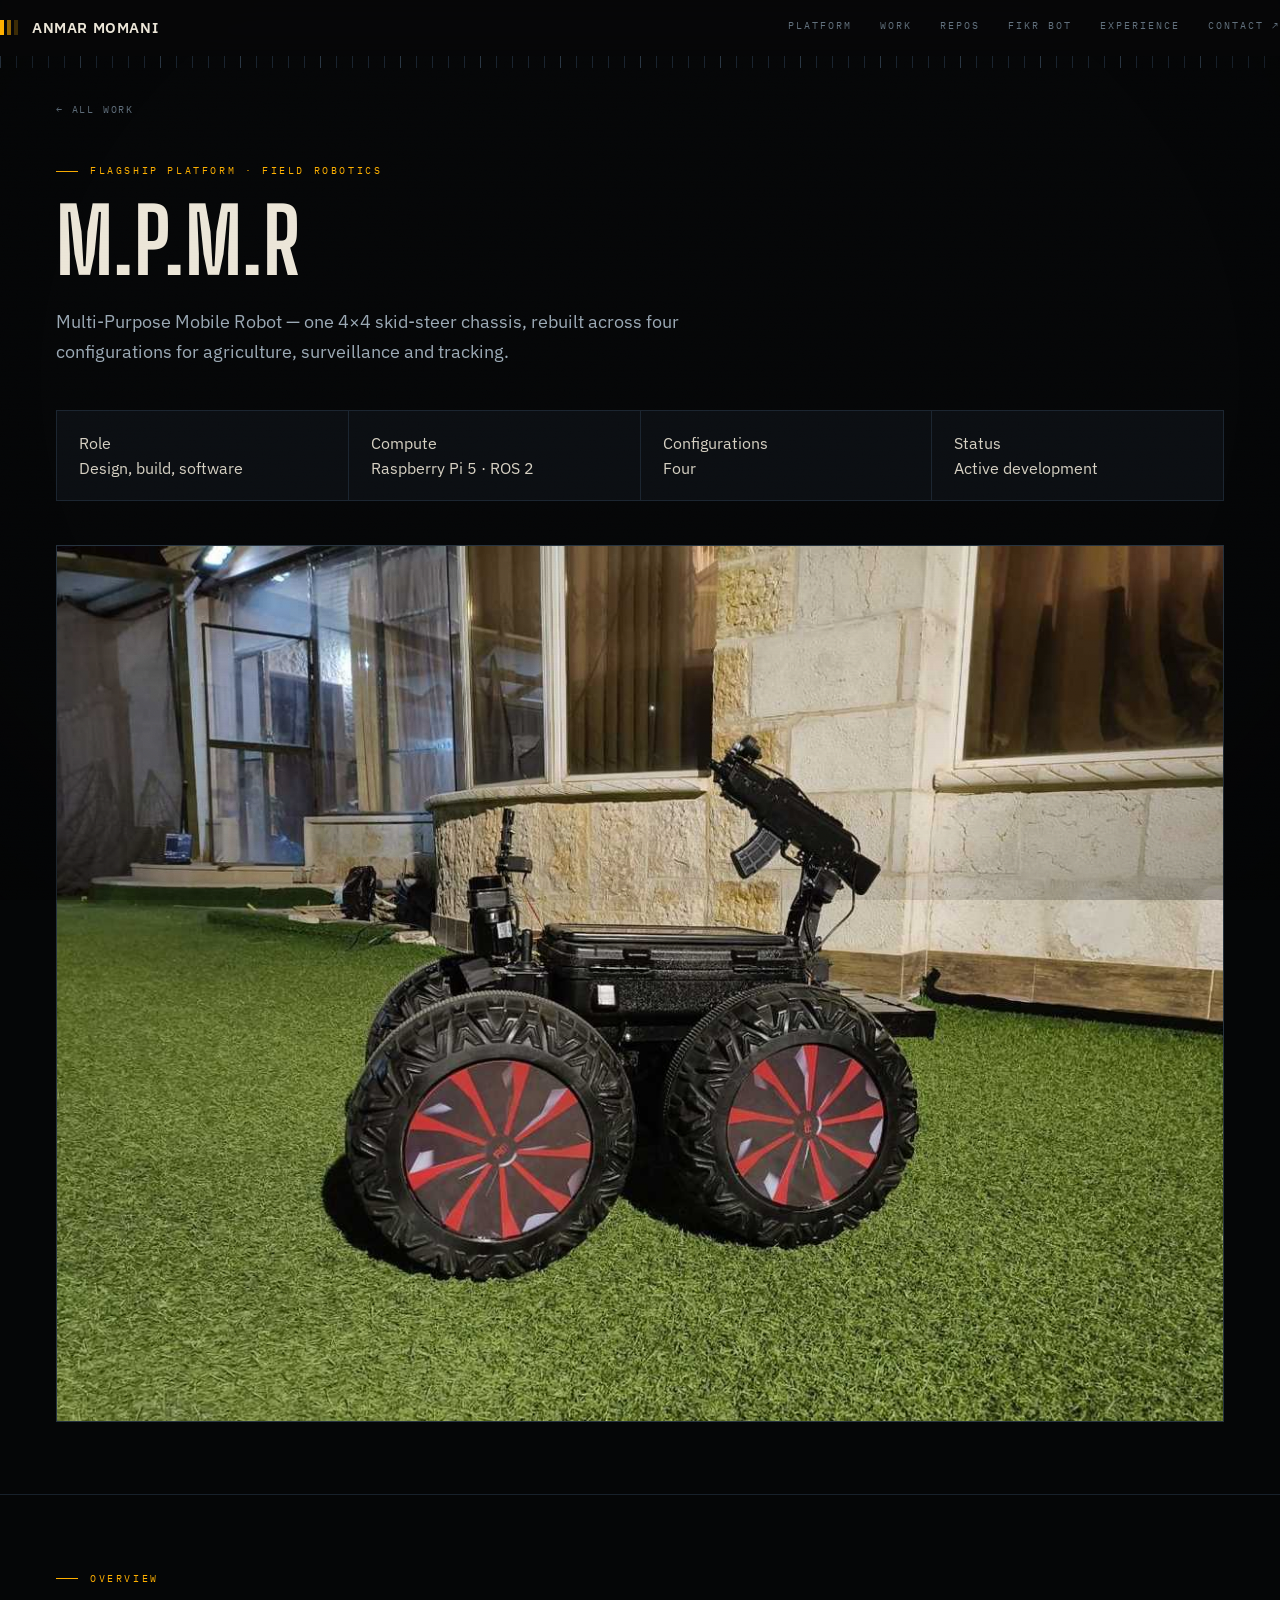
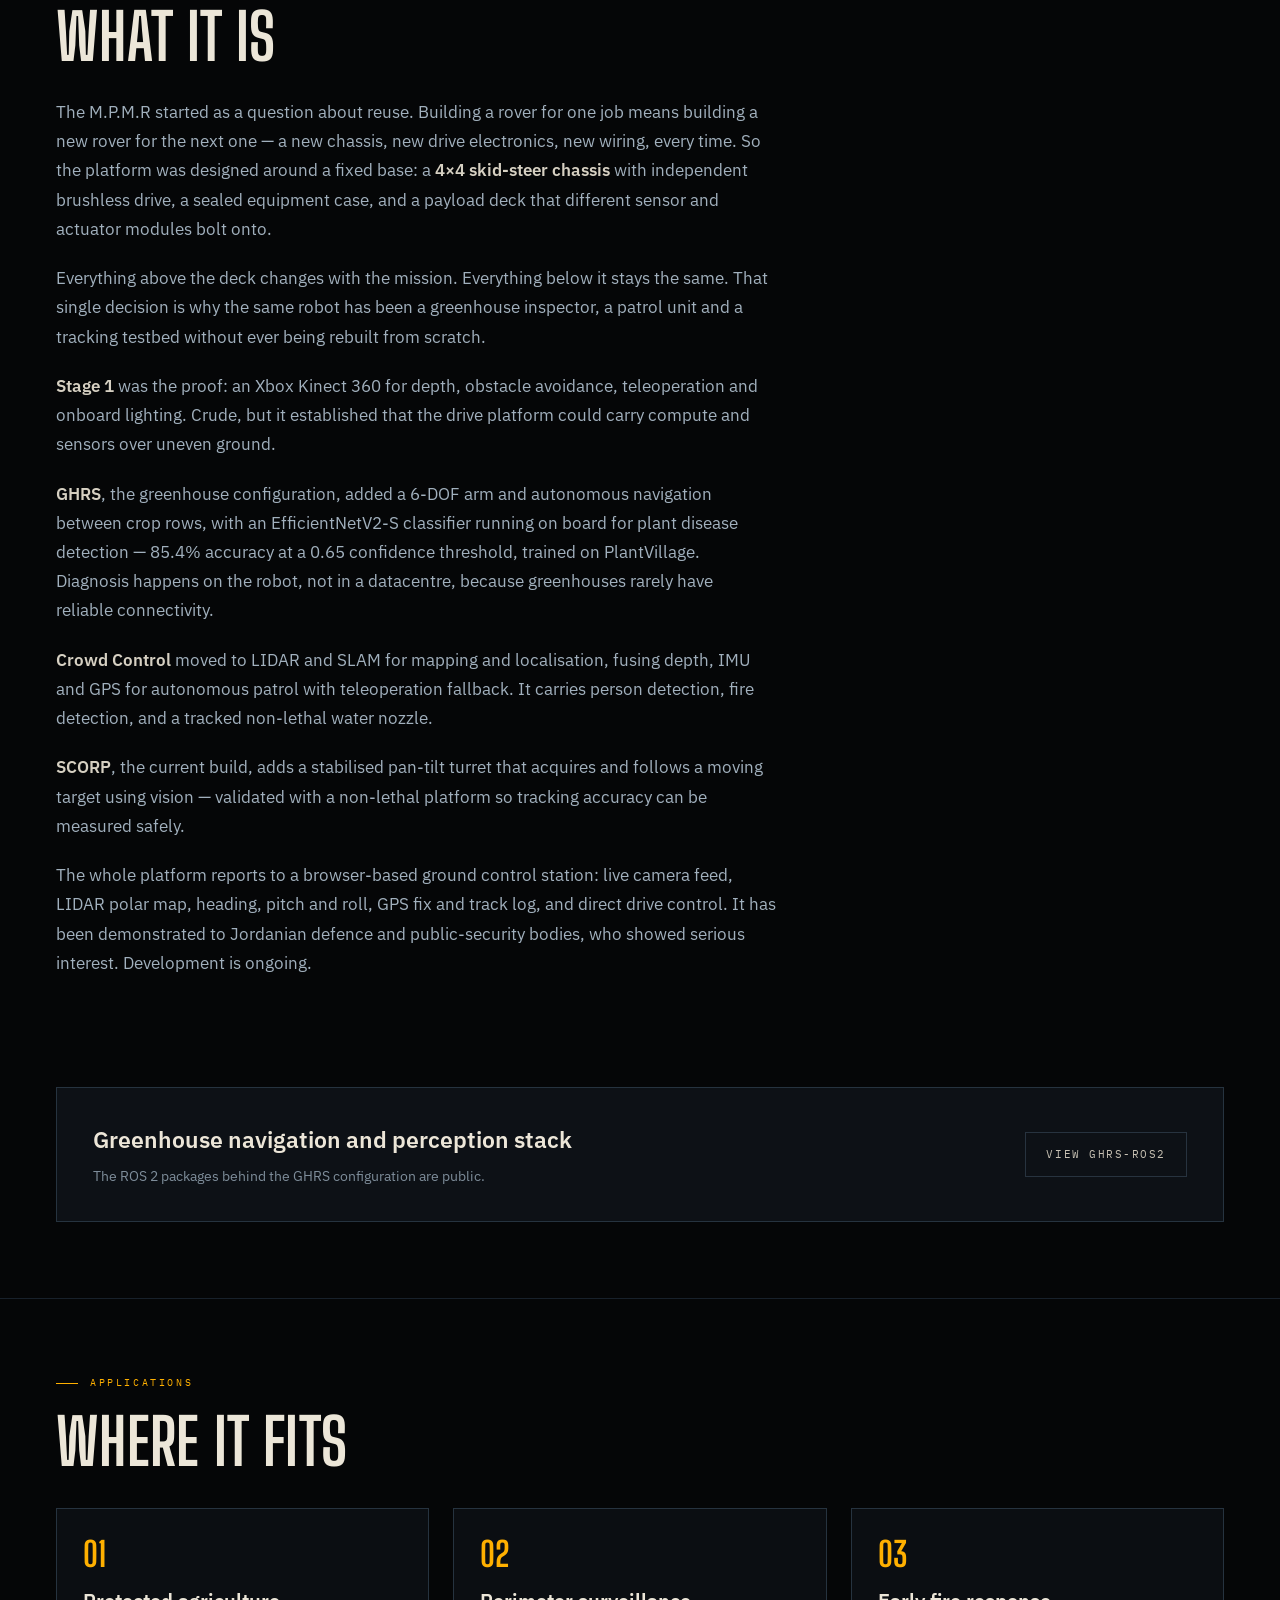
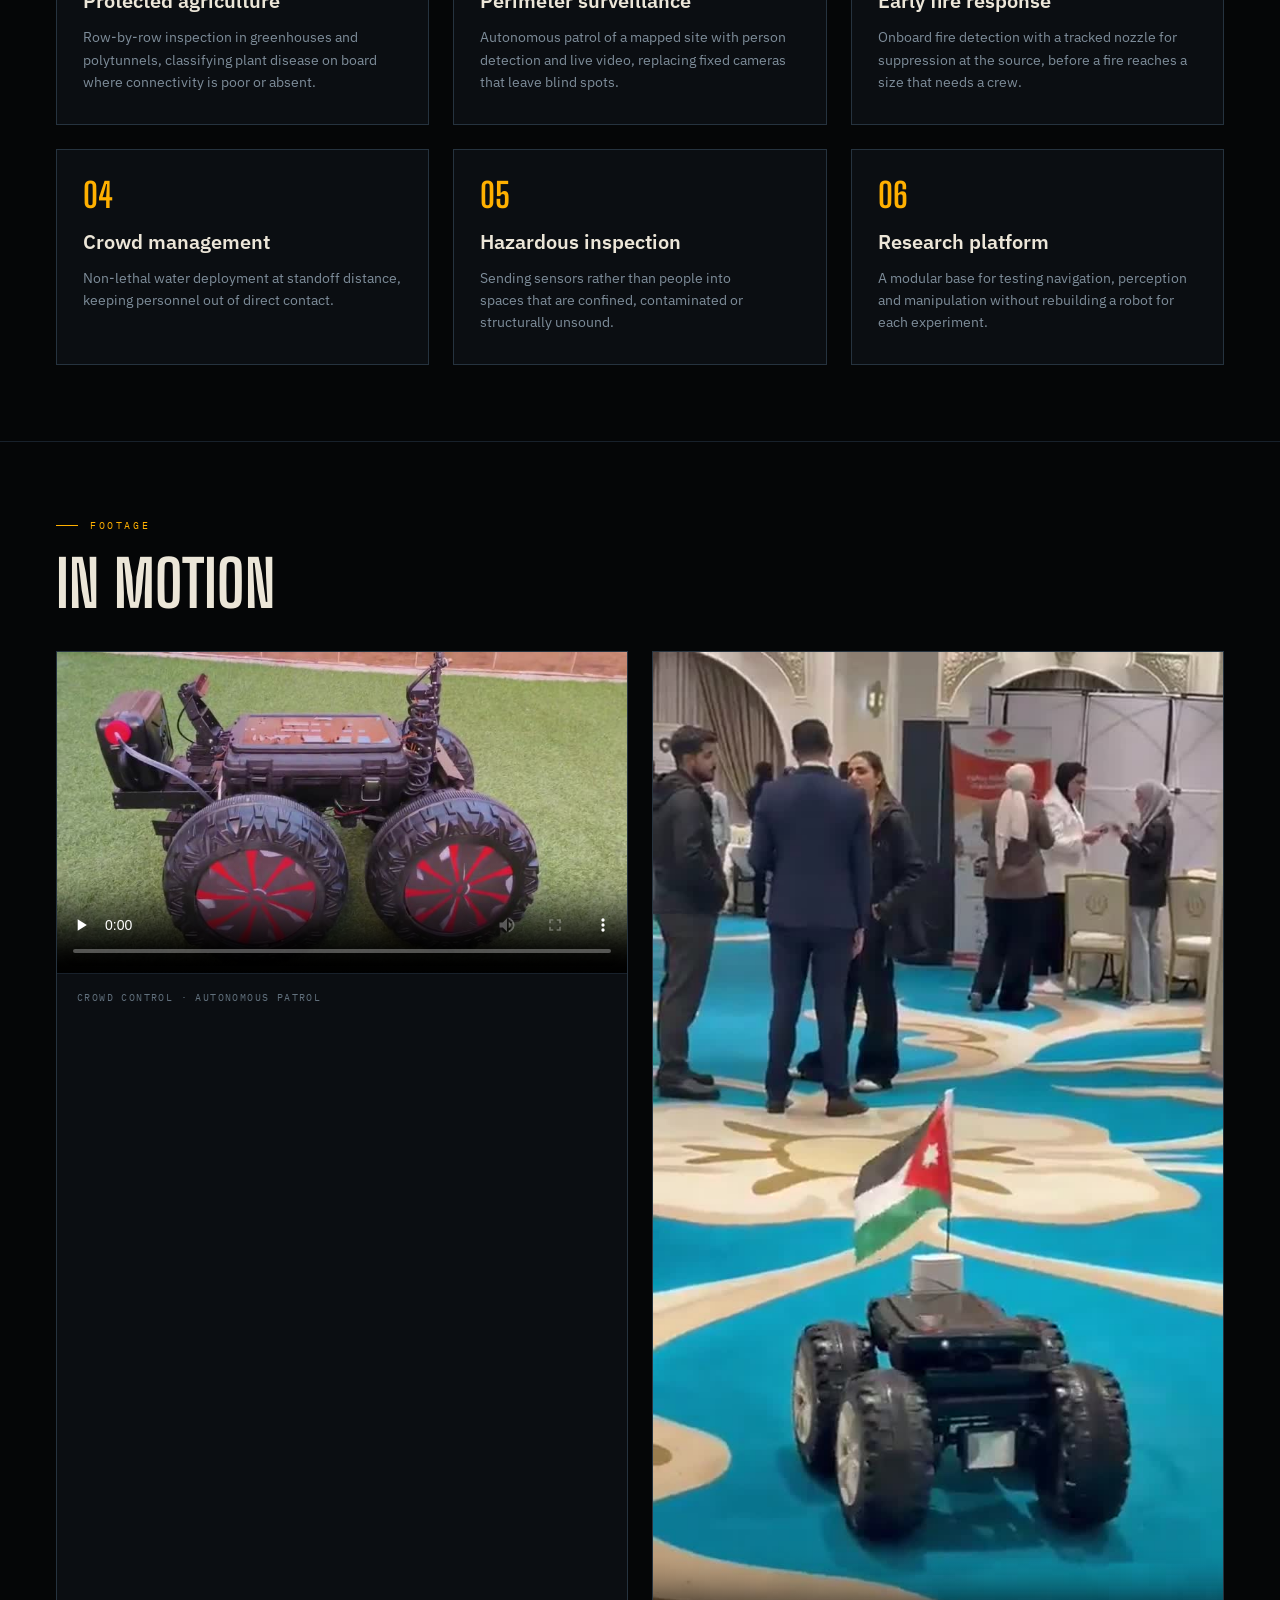
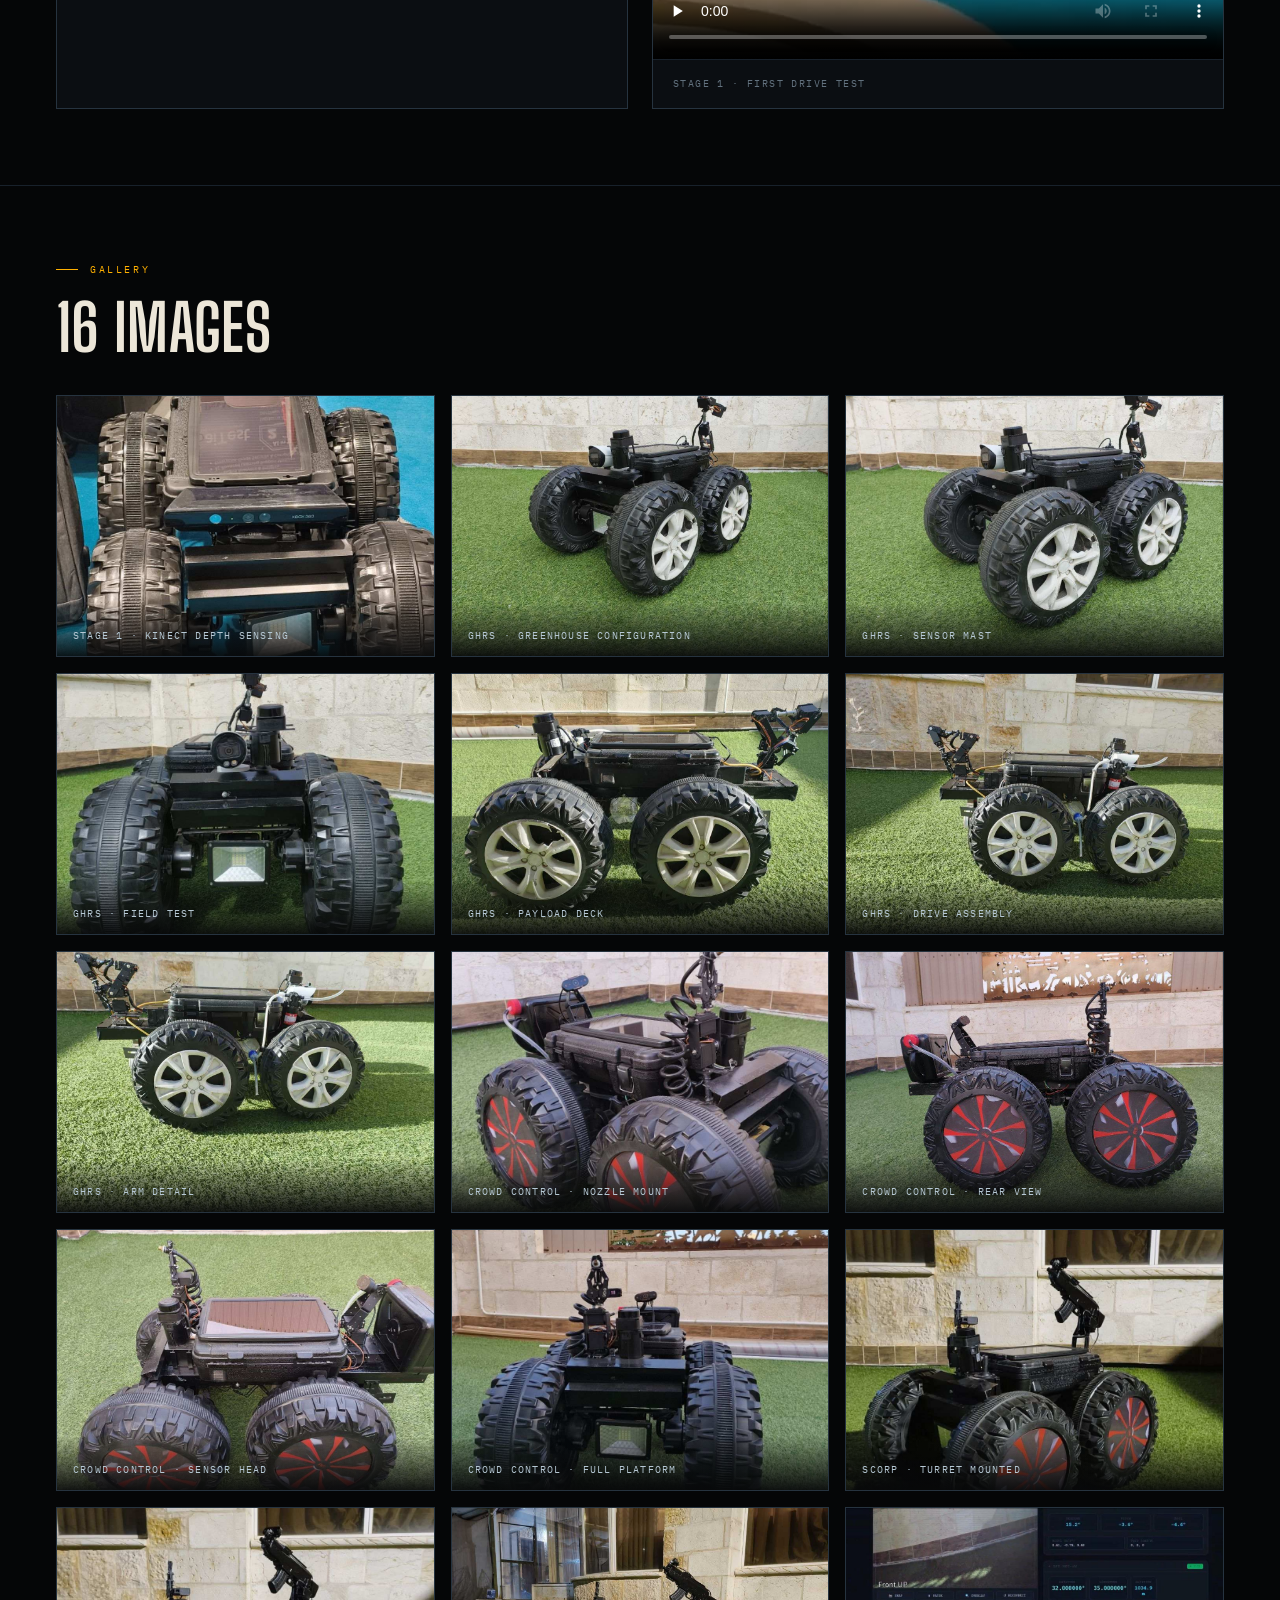
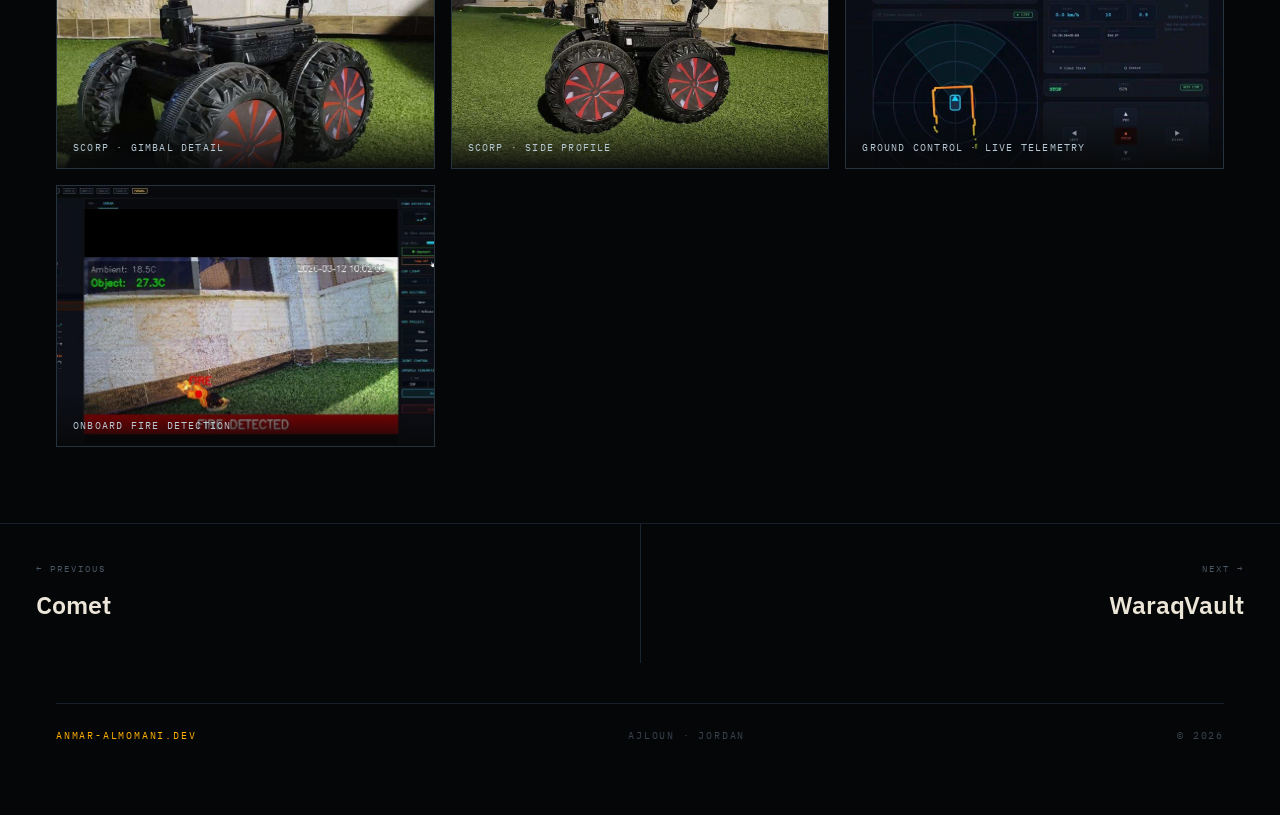
<file: projects/mpmr.html>
<!doctype html>
<html lang="en">
<head>
<meta charset="utf-8">
<meta name="viewport" content="width=device-width, initial-scale=1">
<title>M.P.M.R — Anmar Momani</title>
<meta name="description" content="M.P.M.R — one modular 4x4 rover chassis rebuilt across four configurations: greenhouse inspection, autonomous patrol and turret tracking.">
<meta name="theme-color" content="#050607">
<link rel="icon" href="../favicon.svg" type="image/svg+xml">
<meta property="og:type" content="article">
<meta property="og:title" content="M.P.M.R — Anmar Momani">
<meta property="og:description" content="M.P.M.R — one modular 4x4 rover chassis rebuilt across four configurations: greenhouse inspection, autonomous patrol and turret tracking.">
<meta property="og:image" content="https://anmar-almomani.dev/assets/mpmr/14-scorp-c.jpg">
<meta name="twitter:card" content="summary_large_image">
<link rel="preconnect" href="https://fonts.googleapis.com">
<link rel="preconnect" href="https://fonts.gstatic.com" crossorigin>
<link rel="stylesheet" href="https://fonts.googleapis.com/css2?family=Big+Shoulders+Stencil+Display:wght@700;900&family=Big+Shoulders+Display:wght@600;800&family=IBM+Plex+Sans:wght@400;500;600&family=IBM+Plex+Sans+Arabic:wght@500;700&family=IBM+Plex+Mono:wght@400;500&display=swap">
<link rel="stylesheet" href="../assets/site.css">
</head>
<body>
<div class="grain" aria-hidden="true"></div>
<div class="scan" aria-hidden="true"></div>
<div class="vig" aria-hidden="true"></div>

<header id="hdr">
  <div class="wrap hdr">
    <a class="brand" href="../index.html">
      <span class="bars" aria-hidden="true"><i></i><i></i><i></i></span>
      <span class="xn">Anmar Momani</span>
    </a>
    <nav id="nav">
      <a href="../index.html#platform">Platform</a>
      <a href="../index.html#work">Work</a>
      <a href="../index.html#repos">Repos</a>
      <a href="../index.html#fikrbot">Fikr Bot</a>
      <a href="../index.html#experience">Experience</a>
      <a href="../index.html#contact">Contact ↗</a>
    </nav>
    <button class="burger" id="burger" aria-label="Menu" aria-expanded="false"><i></i><i></i><i></i></button>
  </div>
</header>

<main>
  <div class="ticksL"></div>
  <div class="wrap">
    <a class="back" href="../index.html#work">← All work</a>
    <div class="phead">
      <div class="eb rv"><span class="ln"></span><span class="eyebrow" style="color:var(--acc)">Flagship platform · Field robotics</span></div>
      <h1 class="xw rv d1">M.P.M.R</h1>
      <p class="lede rv d2">Multi-Purpose Mobile Robot — one 4×4 skid-steer chassis, rebuilt across four configurations for agriculture, surveillance and tracking.</p>
      <div class="pmeta rv d2">
      <div><div class="mlab">Role</div><div class="mval">Design, build, software</div></div>
      <div><div class="mlab">Compute</div><div class="mval">Raspberry Pi 5 · ROS 2</div></div>
      <div><div class="mlab">Configurations</div><div class="mval">Four</div></div>
      <div><div class="mlab">Status</div><div class="mval">Active development</div></div>
      </div>
      <div class="phero rv d2"><img src="../assets/mpmr/14-scorp-c.jpg" alt="M.P.M.R in its SCORP configuration"></div>
    </div>
  </div>

  <section class="psec">
    <div class="wrap">
      <div class="eb rv"><span class="ln"></span><span class="eyebrow" style="color:var(--acc)">Overview</span></div>
      <h2 class="xw rv d1" style="margin-bottom:32px">What it is</h2>
      <div class="prose rv d2">
      <p>The M.P.M.R started as a question about reuse. Building a rover for one job means building a new rover for the next one — a new chassis, new drive electronics, new wiring, every time. So the platform was designed around a fixed base: a <strong>4×4 skid-steer chassis</strong> with independent brushless drive, a sealed equipment case, and a payload deck that different sensor and actuator modules bolt onto.</p>
      <p>Everything above the deck changes with the mission. Everything below it stays the same. That single decision is why the same robot has been a greenhouse inspector, a patrol unit and a tracking testbed without ever being rebuilt from scratch.</p>
      <p><strong>Stage 1</strong> was the proof: an Xbox Kinect 360 for depth, obstacle avoidance, teleoperation and onboard lighting. Crude, but it established that the drive platform could carry compute and sensors over uneven ground.</p>
      <p><strong>GHRS</strong>, the greenhouse configuration, added a 6-DOF arm and autonomous navigation between crop rows, with an EfficientNetV2-S classifier running on board for plant disease detection — 85.4% accuracy at a 0.65 confidence threshold, trained on PlantVillage. Diagnosis happens on the robot, not in a datacentre, because greenhouses rarely have reliable connectivity.</p>
      <p><strong>Crowd Control</strong> moved to LIDAR and SLAM for mapping and localisation, fusing depth, IMU and GPS for autonomous patrol with teleoperation fallback. It carries person detection, fire detection, and a tracked non-lethal water nozzle.</p>
      <p><strong>SCORP</strong>, the current build, adds a stabilised pan-tilt turret that acquires and follows a moving target using vision — validated with a non-lethal platform so tracking accuracy can be measured safely.</p>
      <p>The whole platform reports to a browser-based ground control station: live camera feed, LIDAR polar map, heading, pitch and roll, GPS fix and track log, and direct drive control. It has been demonstrated to Jordanian defence and public-security bodies, who showed serious interest. Development is ongoing.</p>
      </div>
      <div class="stack rv d2"><span>ROS 2</span><span>Raspberry Pi 5</span><span>LIDAR · SLAM</span><span>EfficientNetV2-S</span><span>Xbox Kinect 360</span><span>BNO08x IMU</span><span>NEO-6M GPS</span><span>6-DOF arm</span><span>Python</span></div>
      <div class="cta rv">
        <div><h4>Greenhouse navigation and perception stack</h4><p>The ROS 2 packages behind the GHRS configuration are public.</p></div>
        <a class="ghbtn" href="https://github.com/Anmartiger/GHRS-ROS2" target="_blank" rel="noopener">View GHRS-ROS2</a>
      </div>
    </div>
  </section>

  <section class="psec">
    <div class="wrap">
      <div class="eb rv"><span class="ln"></span><span class="eyebrow" style="color:var(--acc)">Applications</span></div>
      <h2 class="xw rv d1">Where it fits</h2>
      <div class="uses">
      <div class="use rv"><b>01</b><h4>Protected agriculture</h4><p>Row-by-row inspection in greenhouses and polytunnels, classifying plant disease on board where connectivity is poor or absent.</p></div>
      <div class="use rv"><b>02</b><h4>Perimeter surveillance</h4><p>Autonomous patrol of a mapped site with person detection and live video, replacing fixed cameras that leave blind spots.</p></div>
      <div class="use rv"><b>03</b><h4>Early fire response</h4><p>Onboard fire detection with a tracked nozzle for suppression at the source, before a fire reaches a size that needs a crew.</p></div>
      <div class="use rv"><b>04</b><h4>Crowd management</h4><p>Non-lethal water deployment at standoff distance, keeping personnel out of direct contact.</p></div>
      <div class="use rv"><b>05</b><h4>Hazardous inspection</h4><p>Sending sensors rather than people into spaces that are confined, contaminated or structurally unsound.</p></div>
      <div class="use rv"><b>06</b><h4>Research platform</h4><p>A modular base for testing navigation, perception and manipulation without rebuilding a robot for each experiment.</p></div>
      </div>
    </div>
  </section>

  <section class="psec">
    <div class="wrap">
      <div class="eb rv"><span class="ln"></span><span class="eyebrow" style="color:var(--acc)">Footage</span></div>
      <h2 class="xw rv d1">In motion</h2>
      <div class="vids">
      <div class="vid rv"><video controls preload="none" poster="../assets/video/crowd-patrol.jpg"><source src="../assets/video/crowd-patrol.mp4" type="video/mp4"></video><div class="vc">Crowd Control · autonomous patrol</div></div>
      <div class="vid rv"><video controls preload="none" poster="../assets/video/stage1-drive.jpg"><source src="../assets/video/stage1-drive.mp4" type="video/mp4"></video><div class="vc">Stage 1 · first drive test</div></div>
      </div>
    </div>
  </section>
  <section class="psec">
    <div class="wrap">
      <div class="eb rv"><span class="ln"></span><span class="eyebrow" style="color:var(--acc)">Gallery</span></div>
      <h2 class="xw rv d1">16 images</h2>
      <div class="gal">
      <figure class="rv"><img src="../assets/mpmr/01-stage1.jpg" loading="lazy" alt="Stage 1 · Kinect depth sensing"><figcaption>Stage 1 · Kinect depth sensing</figcaption></figure>
      <figure class="rv"><img src="../assets/mpmr/02-ghrs-a.jpg" loading="lazy" alt="GHRS · greenhouse configuration"><figcaption>GHRS · greenhouse configuration</figcaption></figure>
      <figure class="rv"><img src="../assets/mpmr/03-ghrs-b.jpg" loading="lazy" alt="GHRS · sensor mast"><figcaption>GHRS · sensor mast</figcaption></figure>
      <figure class="rv"><img src="../assets/mpmr/04-ghrs-c.jpg" loading="lazy" alt="GHRS · field test"><figcaption>GHRS · field test</figcaption></figure>
      <figure class="rv"><img src="../assets/mpmr/05-ghrs-d.jpg" loading="lazy" alt="GHRS · payload deck"><figcaption>GHRS · payload deck</figcaption></figure>
      <figure class="rv"><img src="../assets/mpmr/06-ghrs-e.jpg" loading="lazy" alt="GHRS · drive assembly"><figcaption>GHRS · drive assembly</figcaption></figure>
      <figure class="rv"><img src="../assets/mpmr/07-ghrs-f.jpg" loading="lazy" alt="GHRS · arm detail"><figcaption>GHRS · arm detail</figcaption></figure>
      <figure class="rv"><img src="../assets/mpmr/08-crowd-a.jpg" loading="lazy" alt="Crowd Control · nozzle mount"><figcaption>Crowd Control · nozzle mount</figcaption></figure>
      <figure class="rv"><img src="../assets/mpmr/09-crowd-b.jpg" loading="lazy" alt="Crowd Control · rear view"><figcaption>Crowd Control · rear view</figcaption></figure>
      <figure class="rv"><img src="../assets/mpmr/10-crowd-c.jpg" loading="lazy" alt="Crowd Control · sensor head"><figcaption>Crowd Control · sensor head</figcaption></figure>
      <figure class="rv"><img src="../assets/mpmr/11-crowd-d.jpg" loading="lazy" alt="Crowd Control · full platform"><figcaption>Crowd Control · full platform</figcaption></figure>
      <figure class="rv"><img src="../assets/mpmr/12-scorp-a.jpg" loading="lazy" alt="SCORP · turret mounted"><figcaption>SCORP · turret mounted</figcaption></figure>
      <figure class="rv"><img src="../assets/mpmr/13-scorp-b.jpg" loading="lazy" alt="SCORP · gimbal detail"><figcaption>SCORP · gimbal detail</figcaption></figure>
      <figure class="rv"><img src="../assets/mpmr/14-scorp-c.jpg" loading="lazy" alt="SCORP · side profile"><figcaption>SCORP · side profile</figcaption></figure>
      <figure class="rv"><img src="../assets/mpmr/15-dashboard.jpg" loading="lazy" alt="Ground control · live telemetry"><figcaption>Ground control · live telemetry</figcaption></figure>
      <figure class="rv"><img src="../assets/mpmr/16-firedet.jpg" loading="lazy" alt="Onboard fire detection"><figcaption>Onboard fire detection</figcaption></figure>
      </div>
    </div>
  </section>

  <div class="pnav">
    <a href="comet.html"><span class="k">← Previous</span><span class="t">Comet</span></a>
    <a href="waraqvault.html"><span class="k">Next →</span><span class="t">WaraqVault</span></a>
  </div>

  <div class="wrap">
    <footer>
      <span style="color:var(--acc)"><a href="../index.html">anmar-almomani.dev</a></span>
      <span>Ajloun · Jordan</span>
      <span>© 2026</span>
    </footer>
  </div>
</main>
<script src="../assets/site.js"></script>
</body>
</html>
</file>
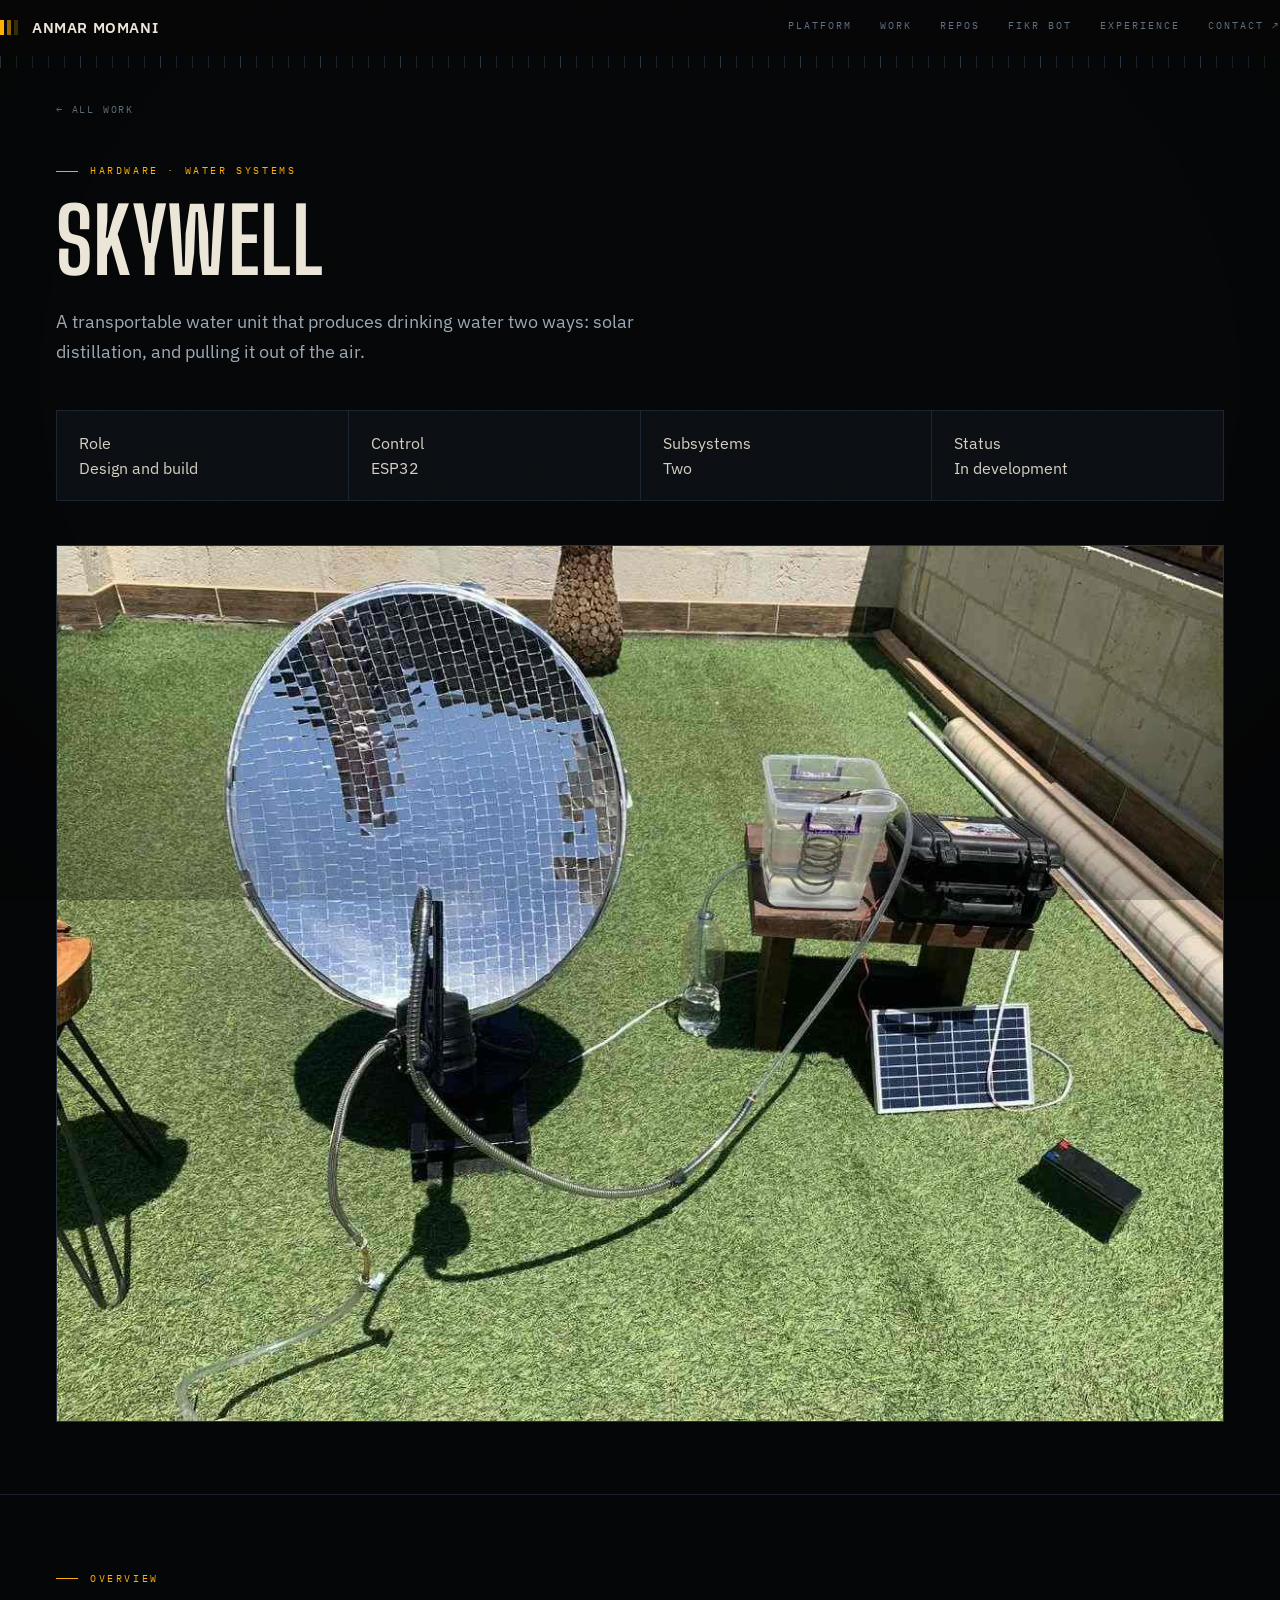
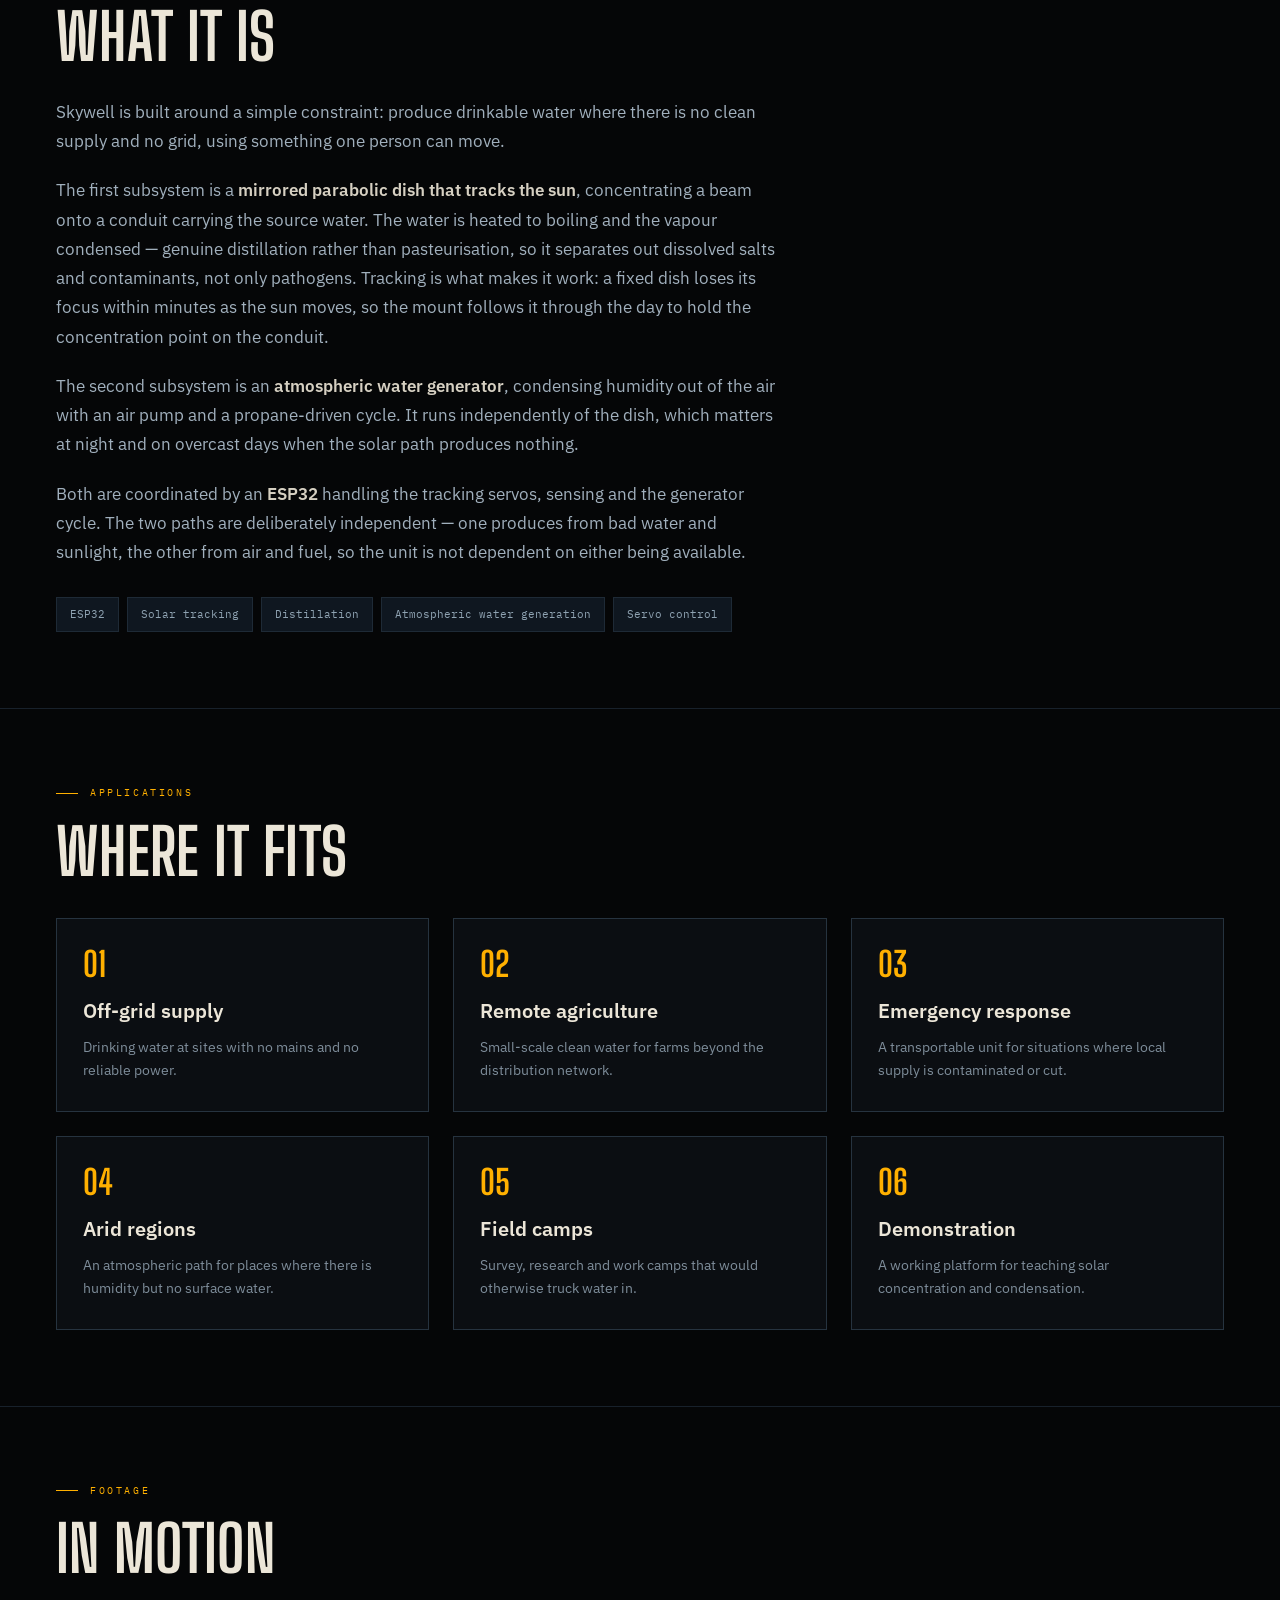
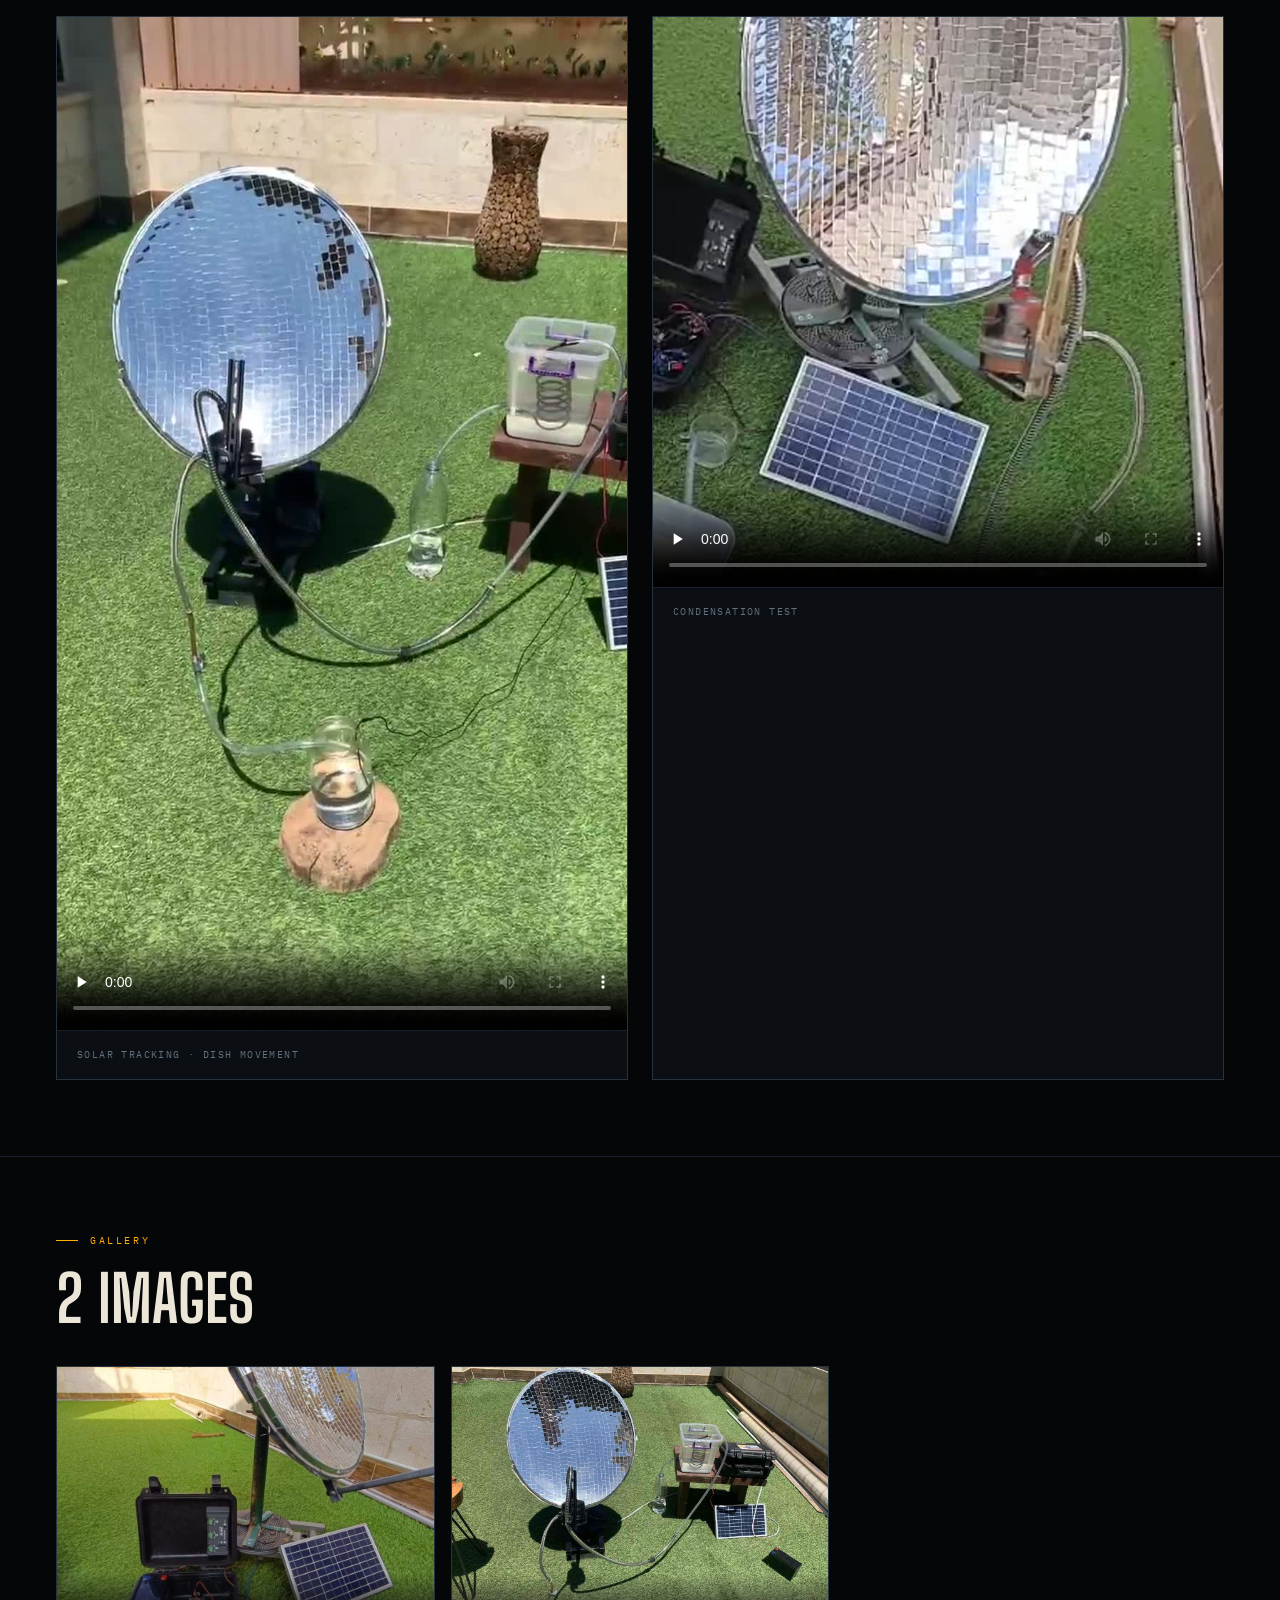
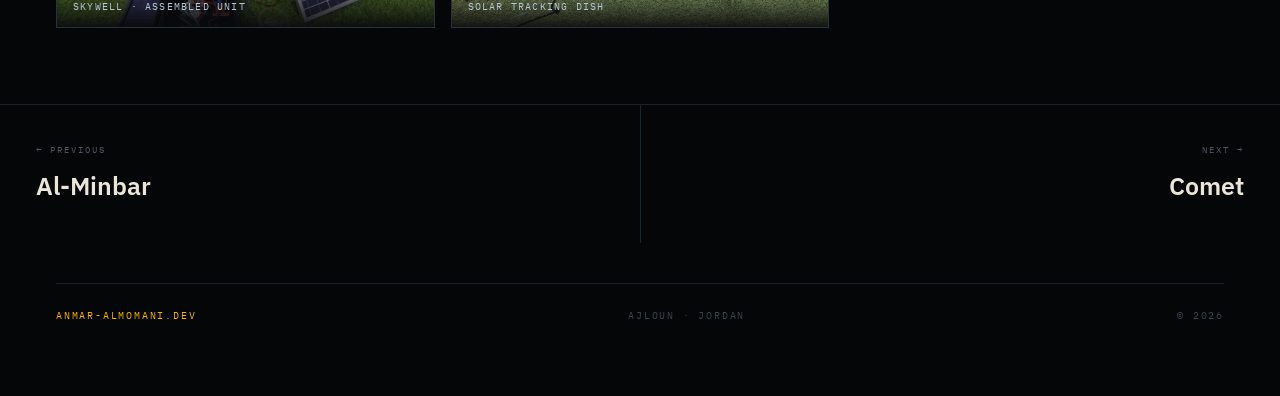
<file: projects/skywell.html>
<!doctype html>
<html lang="en">
<head>
<meta charset="utf-8">
<meta name="viewport" content="width=device-width, initial-scale=1">
<title>Skywell — Anmar Momani</title>
<meta name="description" content="Skywell — a transportable solar-tracking water purification unit with an independent atmospheric water generator, controlled by ESP32.">
<meta name="theme-color" content="#050607">
<link rel="icon" href="../favicon.svg" type="image/svg+xml">
<meta property="og:type" content="article">
<meta property="og:title" content="Skywell — Anmar Momani">
<meta property="og:description" content="Skywell — a transportable solar-tracking water purification unit with an independent atmospheric water generator, controlled by ESP32.">
<meta property="og:image" content="https://anmar-almomani.dev/assets/skywell/02-dish.jpg">
<meta name="twitter:card" content="summary_large_image">
<link rel="preconnect" href="https://fonts.googleapis.com">
<link rel="preconnect" href="https://fonts.gstatic.com" crossorigin>
<link rel="stylesheet" href="https://fonts.googleapis.com/css2?family=Big+Shoulders+Stencil+Display:wght@700;900&family=Big+Shoulders+Display:wght@600;800&family=IBM+Plex+Sans:wght@400;500;600&family=IBM+Plex+Sans+Arabic:wght@500;700&family=IBM+Plex+Mono:wght@400;500&display=swap">
<link rel="stylesheet" href="../assets/site.css">
</head>
<body>
<div class="grain" aria-hidden="true"></div>
<div class="scan" aria-hidden="true"></div>
<div class="vig" aria-hidden="true"></div>

<header id="hdr">
  <div class="wrap hdr">
    <a class="brand" href="../index.html">
      <span class="bars" aria-hidden="true"><i></i><i></i><i></i></span>
      <span class="xn">Anmar Momani</span>
    </a>
    <nav id="nav">
      <a href="../index.html#platform">Platform</a>
      <a href="../index.html#work">Work</a>
      <a href="../index.html#repos">Repos</a>
      <a href="../index.html#fikrbot">Fikr Bot</a>
      <a href="../index.html#experience">Experience</a>
      <a href="../index.html#contact">Contact ↗</a>
    </nav>
    <button class="burger" id="burger" aria-label="Menu" aria-expanded="false"><i></i><i></i><i></i></button>
  </div>
</header>

<main>
  <div class="ticksL"></div>
  <div class="wrap">
    <a class="back" href="../index.html#work">← All work</a>
    <div class="phead">
      <div class="eb rv"><span class="ln"></span><span class="eyebrow" style="color:var(--acc)">Hardware · Water systems</span></div>
      <h1 class="xw rv d1">Skywell</h1>
      <p class="lede rv d2">A transportable water unit that produces drinking water two ways: solar distillation, and pulling it out of the air.</p>
      <div class="pmeta rv d2">
      <div><div class="mlab">Role</div><div class="mval">Design and build</div></div>
      <div><div class="mlab">Control</div><div class="mval">ESP32</div></div>
      <div><div class="mlab">Subsystems</div><div class="mval">Two</div></div>
      <div><div class="mlab">Status</div><div class="mval">In development</div></div>
      </div>
      <div class="phero rv d2"><img src="../assets/skywell/02-dish.jpg" alt="Skywell solar tracking dish"></div>
    </div>
  </div>

  <section class="psec">
    <div class="wrap">
      <div class="eb rv"><span class="ln"></span><span class="eyebrow" style="color:var(--acc)">Overview</span></div>
      <h2 class="xw rv d1" style="margin-bottom:32px">What it is</h2>
      <div class="prose rv d2">
      <p>Skywell is built around a simple constraint: produce drinkable water where there is no clean supply and no grid, using something one person can move.</p>
      <p>The first subsystem is a <strong>mirrored parabolic dish that tracks the sun</strong>, concentrating a beam onto a conduit carrying the source water. The water is heated to boiling and the vapour condensed — genuine distillation rather than pasteurisation, so it separates out dissolved salts and contaminants, not only pathogens. Tracking is what makes it work: a fixed dish loses its focus within minutes as the sun moves, so the mount follows it through the day to hold the concentration point on the conduit.</p>
      <p>The second subsystem is an <strong>atmospheric water generator</strong>, condensing humidity out of the air with an air pump and a propane-driven cycle. It runs independently of the dish, which matters at night and on overcast days when the solar path produces nothing.</p>
      <p>Both are coordinated by an <strong>ESP32</strong> handling the tracking servos, sensing and the generator cycle. The two paths are deliberately independent — one produces from bad water and sunlight, the other from air and fuel, so the unit is not dependent on either being available.</p>
      </div>
      <div class="stack rv d2"><span>ESP32</span><span>Solar tracking</span><span>Distillation</span><span>Atmospheric water generation</span><span>Servo control</span></div>

    </div>
  </section>

  <section class="psec">
    <div class="wrap">
      <div class="eb rv"><span class="ln"></span><span class="eyebrow" style="color:var(--acc)">Applications</span></div>
      <h2 class="xw rv d1">Where it fits</h2>
      <div class="uses">
      <div class="use rv"><b>01</b><h4>Off-grid supply</h4><p>Drinking water at sites with no mains and no reliable power.</p></div>
      <div class="use rv"><b>02</b><h4>Remote agriculture</h4><p>Small-scale clean water for farms beyond the distribution network.</p></div>
      <div class="use rv"><b>03</b><h4>Emergency response</h4><p>A transportable unit for situations where local supply is contaminated or cut.</p></div>
      <div class="use rv"><b>04</b><h4>Arid regions</h4><p>An atmospheric path for places where there is humidity but no surface water.</p></div>
      <div class="use rv"><b>05</b><h4>Field camps</h4><p>Survey, research and work camps that would otherwise truck water in.</p></div>
      <div class="use rv"><b>06</b><h4>Demonstration</h4><p>A working platform for teaching solar concentration and condensation.</p></div>
      </div>
    </div>
  </section>

  <section class="psec">
    <div class="wrap">
      <div class="eb rv"><span class="ln"></span><span class="eyebrow" style="color:var(--acc)">Footage</span></div>
      <h2 class="xw rv d1">In motion</h2>
      <div class="vids">
      <div class="vid rv"><video controls preload="none" poster="../assets/video/skywell-a.jpg"><source src="../assets/video/skywell-a.mp4" type="video/mp4"></video><div class="vc">Solar tracking · dish movement</div></div>
      <div class="vid rv"><video controls preload="none" poster="../assets/video/skywell-b.jpg"><source src="../assets/video/skywell-b.mp4" type="video/mp4"></video><div class="vc">Condensation test</div></div>
      </div>
    </div>
  </section>
  <section class="psec">
    <div class="wrap">
      <div class="eb rv"><span class="ln"></span><span class="eyebrow" style="color:var(--acc)">Gallery</span></div>
      <h2 class="xw rv d1">2 images</h2>
      <div class="gal">
      <figure class="rv"><img src="../assets/skywell/01-unit.jpg" loading="lazy" alt="Skywell · assembled unit"><figcaption>Skywell · assembled unit</figcaption></figure>
      <figure class="rv"><img src="../assets/skywell/02-dish.jpg" loading="lazy" alt="Solar tracking dish"><figcaption>Solar tracking dish</figcaption></figure>
      </div>
    </div>
  </section>

  <div class="pnav">
    <a href="al-minbar.html"><span class="k">← Previous</span><span class="t">Al-Minbar</span></a>
    <a href="comet.html"><span class="k">Next →</span><span class="t">Comet</span></a>
  </div>

  <div class="wrap">
    <footer>
      <span style="color:var(--acc)"><a href="../index.html">anmar-almomani.dev</a></span>
      <span>Ajloun · Jordan</span>
      <span>© 2026</span>
    </footer>
  </div>
</main>
<script src="../assets/site.js"></script>
</body>
</html>
</file>
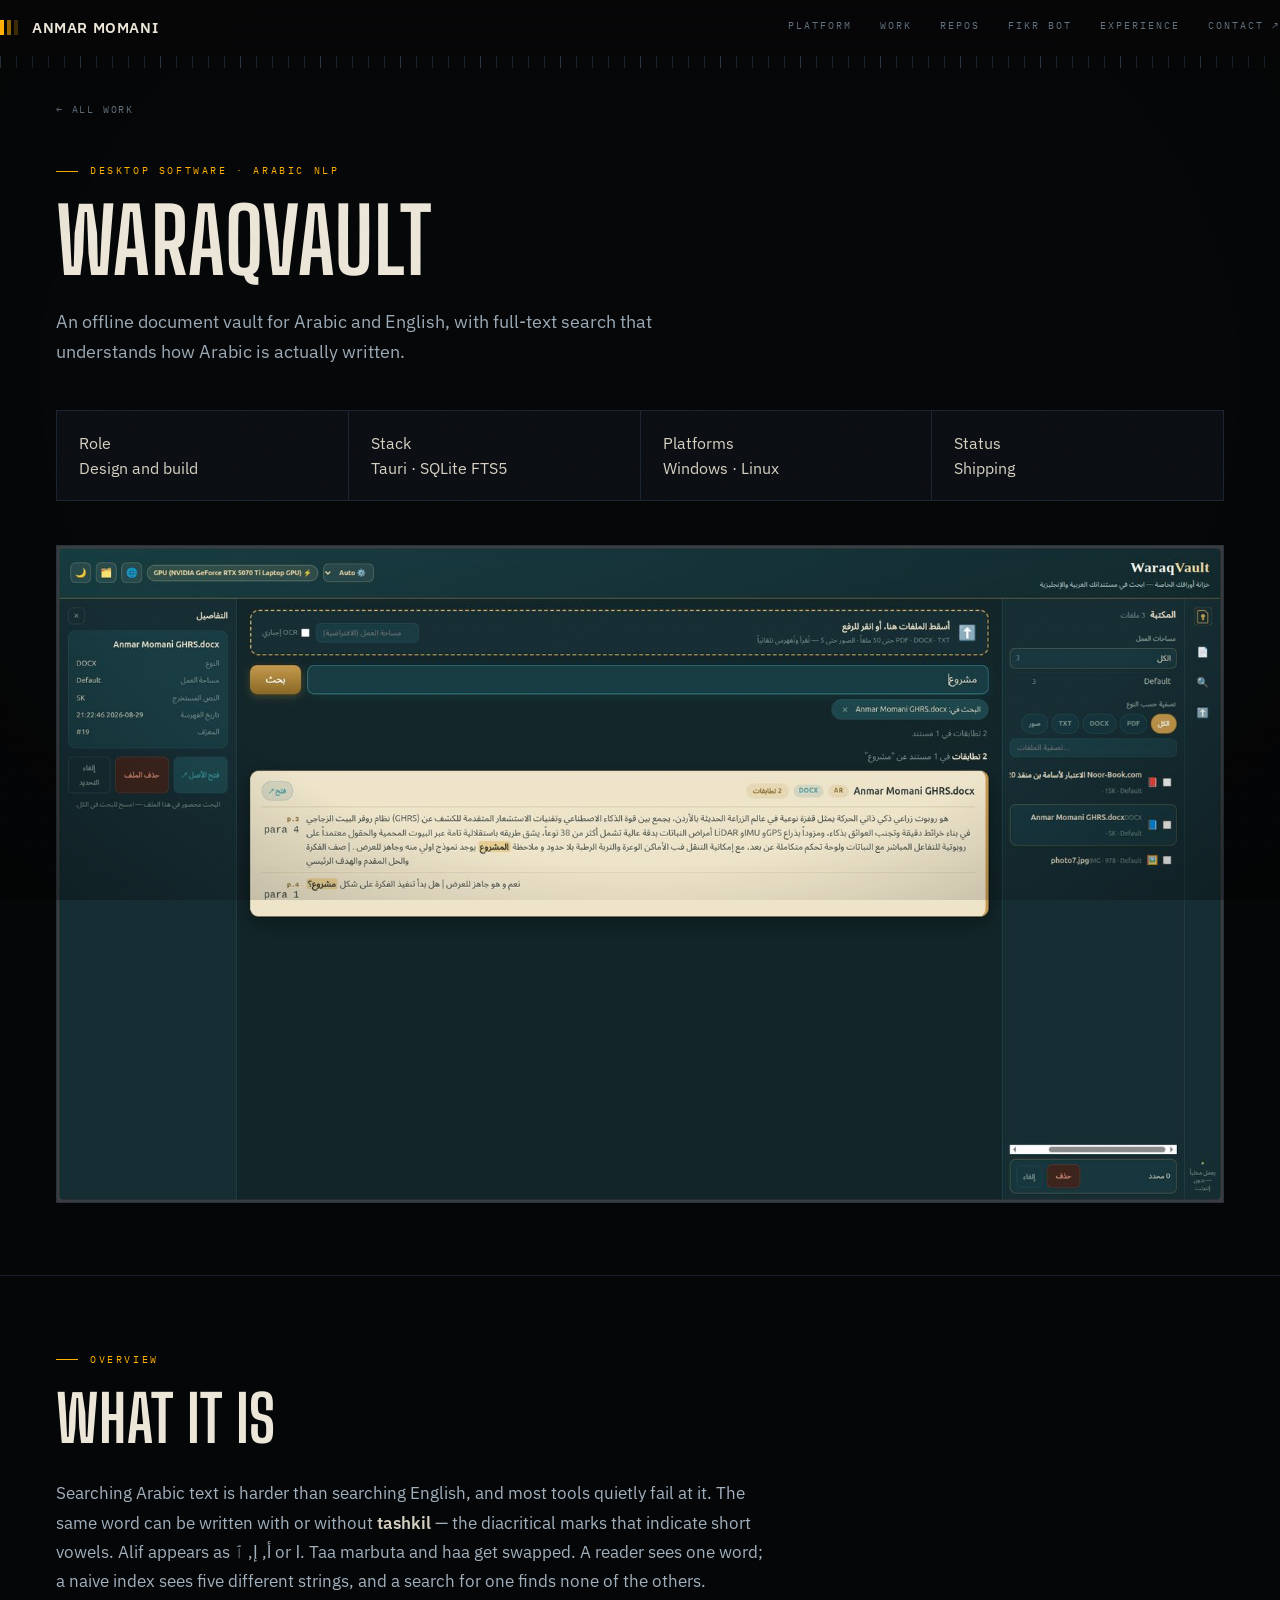
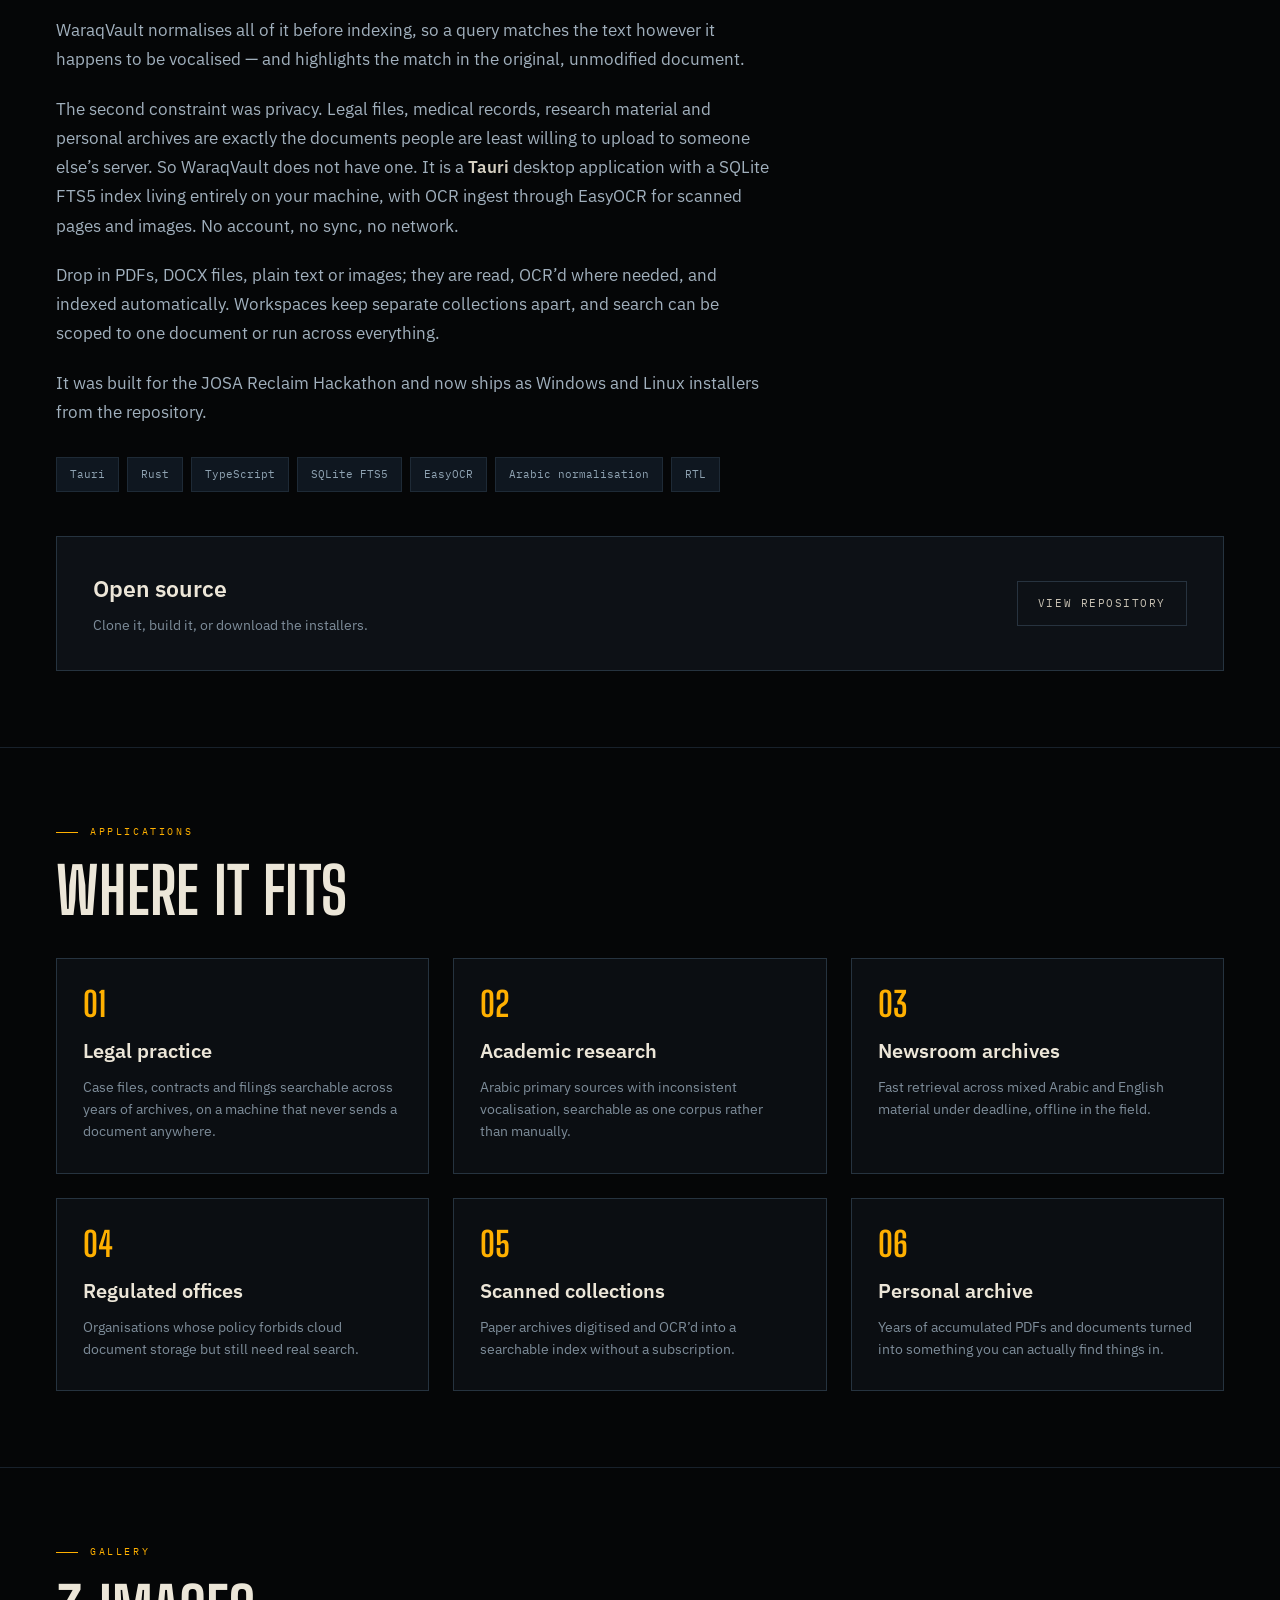
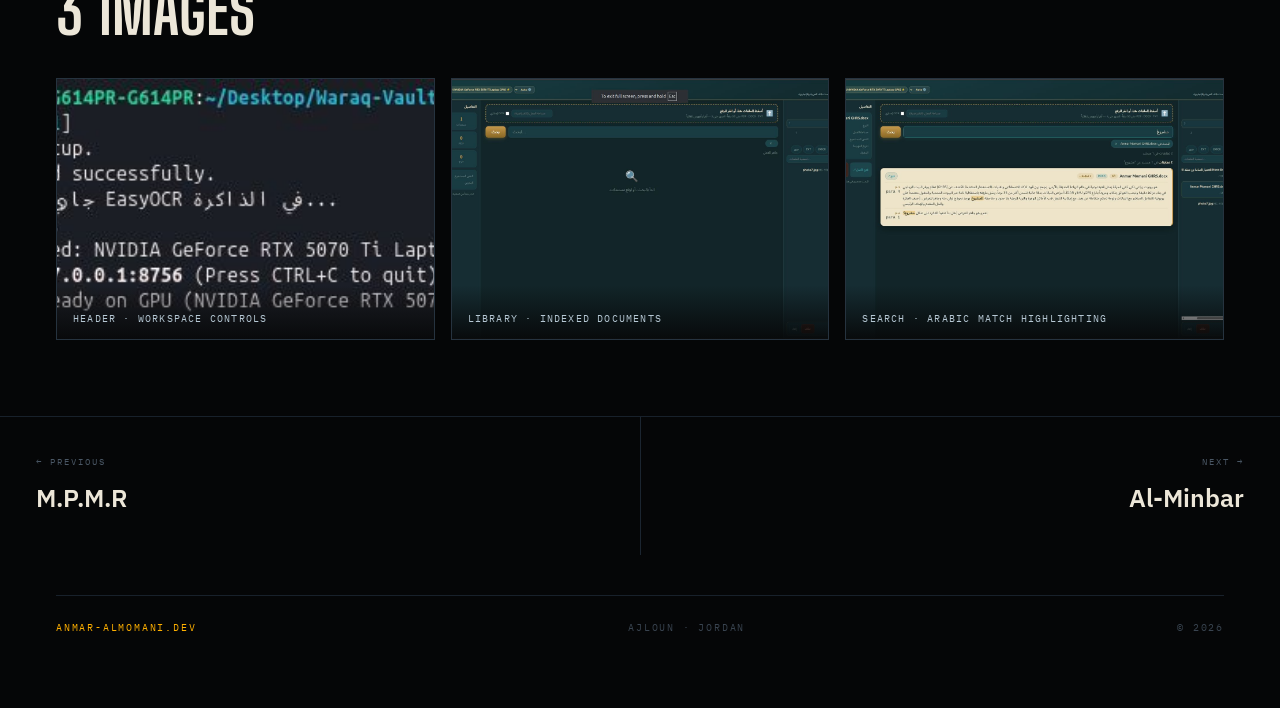
<file: projects/waraqvault.html>
<!doctype html>
<html lang="en">
<head>
<meta charset="utf-8">
<meta name="viewport" content="width=device-width, initial-scale=1">
<title>WaraqVault — Anmar Momani</title>
<meta name="description" content="WaraqVault — an offline Arabic and English document vault with RTL-aware full-text search, tashkil normalisation and OCR ingest.">
<meta name="theme-color" content="#050607">
<link rel="icon" href="../favicon.svg" type="image/svg+xml">
<meta property="og:type" content="article">
<meta property="og:title" content="WaraqVault — Anmar Momani">
<meta property="og:description" content="WaraqVault — an offline Arabic and English document vault with RTL-aware full-text search, tashkil normalisation and OCR ingest.">
<meta property="og:image" content="https://anmar-almomani.dev/assets/waraqvault/03-search.jpg">
<meta name="twitter:card" content="summary_large_image">
<link rel="preconnect" href="https://fonts.googleapis.com">
<link rel="preconnect" href="https://fonts.gstatic.com" crossorigin>
<link rel="stylesheet" href="https://fonts.googleapis.com/css2?family=Big+Shoulders+Stencil+Display:wght@700;900&family=Big+Shoulders+Display:wght@600;800&family=IBM+Plex+Sans:wght@400;500;600&family=IBM+Plex+Sans+Arabic:wght@500;700&family=IBM+Plex+Mono:wght@400;500&display=swap">
<link rel="stylesheet" href="../assets/site.css">
</head>
<body>
<div class="grain" aria-hidden="true"></div>
<div class="scan" aria-hidden="true"></div>
<div class="vig" aria-hidden="true"></div>

<header id="hdr">
  <div class="wrap hdr">
    <a class="brand" href="../index.html">
      <span class="bars" aria-hidden="true"><i></i><i></i><i></i></span>
      <span class="xn">Anmar Momani</span>
    </a>
    <nav id="nav">
      <a href="../index.html#platform">Platform</a>
      <a href="../index.html#work">Work</a>
      <a href="../index.html#repos">Repos</a>
      <a href="../index.html#fikrbot">Fikr Bot</a>
      <a href="../index.html#experience">Experience</a>
      <a href="../index.html#contact">Contact ↗</a>
    </nav>
    <button class="burger" id="burger" aria-label="Menu" aria-expanded="false"><i></i><i></i><i></i></button>
  </div>
</header>

<main>
  <div class="ticksL"></div>
  <div class="wrap">
    <a class="back" href="../index.html#work">← All work</a>
    <div class="phead">
      <div class="eb rv"><span class="ln"></span><span class="eyebrow" style="color:var(--acc)">Desktop software · Arabic NLP</span></div>
      <h1 class="xw rv d1">WaraqVault</h1>
      <p class="lede rv d2">An offline document vault for Arabic and English, with full-text search that understands how Arabic is actually written.</p>
      <div class="pmeta rv d2">
      <div><div class="mlab">Role</div><div class="mval">Design and build</div></div>
      <div><div class="mlab">Stack</div><div class="mval">Tauri · SQLite FTS5</div></div>
      <div><div class="mlab">Platforms</div><div class="mval">Windows · Linux</div></div>
      <div><div class="mlab">Status</div><div class="mval">Shipping</div></div>
      </div>
      <div class="phero rv d2"><img src="../assets/waraqvault/03-search.jpg" alt="WaraqVault search interface"></div>
    </div>
  </div>

  <section class="psec">
    <div class="wrap">
      <div class="eb rv"><span class="ln"></span><span class="eyebrow" style="color:var(--acc)">Overview</span></div>
      <h2 class="xw rv d1" style="margin-bottom:32px">What it is</h2>
      <div class="prose rv d2">
      <p>Searching Arabic text is harder than searching English, and most tools quietly fail at it. The same word can be written with or without <strong>tashkil</strong> — the diacritical marks that indicate short vowels. Alif appears as أ, إ, ٱ or ا. Taa marbuta and haa get swapped. A reader sees one word; a naive index sees five different strings, and a search for one finds none of the others.</p>
      <p>WaraqVault normalises all of it before indexing, so a query matches the text however it happens to be vocalised — and highlights the match in the original, unmodified document.</p>
      <p>The second constraint was privacy. Legal files, medical records, research material and personal archives are exactly the documents people are least willing to upload to someone else&rsquo;s server. So WaraqVault does not have one. It is a <strong>Tauri</strong> desktop application with a SQLite FTS5 index living entirely on your machine, with OCR ingest through EasyOCR for scanned pages and images. No account, no sync, no network.</p>
      <p>Drop in PDFs, DOCX files, plain text or images; they are read, OCR&rsquo;d where needed, and indexed automatically. Workspaces keep separate collections apart, and search can be scoped to one document or run across everything.</p>
      <p>It was built for the JOSA Reclaim Hackathon and now ships as Windows and Linux installers from the repository.</p>
      </div>
      <div class="stack rv d2"><span>Tauri</span><span>Rust</span><span>TypeScript</span><span>SQLite FTS5</span><span>EasyOCR</span><span>Arabic normalisation</span><span>RTL</span></div>
      <div class="cta rv">
        <div><h4>Open source</h4><p>Clone it, build it, or download the installers.</p></div>
        <a class="ghbtn" href="https://github.com/Anmartiger/Waraq-Vault" target="_blank" rel="noopener">View repository</a>
      </div>
    </div>
  </section>

  <section class="psec">
    <div class="wrap">
      <div class="eb rv"><span class="ln"></span><span class="eyebrow" style="color:var(--acc)">Applications</span></div>
      <h2 class="xw rv d1">Where it fits</h2>
      <div class="uses">
      <div class="use rv"><b>01</b><h4>Legal practice</h4><p>Case files, contracts and filings searchable across years of archives, on a machine that never sends a document anywhere.</p></div>
      <div class="use rv"><b>02</b><h4>Academic research</h4><p>Arabic primary sources with inconsistent vocalisation, searchable as one corpus rather than manually.</p></div>
      <div class="use rv"><b>03</b><h4>Newsroom archives</h4><p>Fast retrieval across mixed Arabic and English material under deadline, offline in the field.</p></div>
      <div class="use rv"><b>04</b><h4>Regulated offices</h4><p>Organisations whose policy forbids cloud document storage but still need real search.</p></div>
      <div class="use rv"><b>05</b><h4>Scanned collections</h4><p>Paper archives digitised and OCR&rsquo;d into a searchable index without a subscription.</p></div>
      <div class="use rv"><b>06</b><h4>Personal archive</h4><p>Years of accumulated PDFs and documents turned into something you can actually find things in.</p></div>
      </div>
    </div>
  </section>

  <section class="psec">
    <div class="wrap">
      <div class="eb rv"><span class="ln"></span><span class="eyebrow" style="color:var(--acc)">Gallery</span></div>
      <h2 class="xw rv d1">3 images</h2>
      <div class="gal">
      <figure class="rv"><img src="../assets/waraqvault/01-start.jpg" loading="lazy" alt="Header · workspace controls"><figcaption>Header · workspace controls</figcaption></figure>
      <figure class="rv"><img src="../assets/waraqvault/02-library.jpg" loading="lazy" alt="Library · indexed documents"><figcaption>Library · indexed documents</figcaption></figure>
      <figure class="rv"><img src="../assets/waraqvault/03-search.jpg" loading="lazy" alt="Search · Arabic match highlighting"><figcaption>Search · Arabic match highlighting</figcaption></figure>
      </div>
    </div>
  </section>

  <div class="pnav">
    <a href="mpmr.html"><span class="k">← Previous</span><span class="t">M.P.M.R</span></a>
    <a href="al-minbar.html"><span class="k">Next →</span><span class="t">Al-Minbar</span></a>
  </div>

  <div class="wrap">
    <footer>
      <span style="color:var(--acc)"><a href="../index.html">anmar-almomani.dev</a></span>
      <span>Ajloun · Jordan</span>
      <span>© 2026</span>
    </footer>
  </div>
</main>
<script src="../assets/site.js"></script>
</body>
</html>
</file>
<file: assets/main.css>
/* GCS-01 — Anmar Momani
   Colour is signal: blue = noise floor and data, amber = signal and focus, orange = heat and lock. */
:root{
  --ink:#050607; --ink2:#0A0D10; --ink3:#0F1317; --panel:#0B0E12;
  --line:#1A2129; --line2:#28313B;
  --bone:#ECE6D8; --bone2:#C7C1B3; --mute:#8D9399; --mute2:#5F666D;
  --amber:#FFB000; --orange:#FF5A1F; --blue:#2F6BFF; --ice:#8FB4FF; --green:#3DDC84;
  --stencil:'Big Shoulders Stencil Display',Impact,sans-serif;
  --disp:'Big Shoulders Display',Impact,sans-serif;
  --sans:'IBM Plex Sans',system-ui,sans-serif;
  --ar:'IBM Plex Sans Arabic','IBM Plex Sans',sans-serif;
  --mono:'IBM Plex Mono',ui-monospace,monospace;
  --sys:34px; --task:46px;
}
*,*::before,*::after{box-sizing:border-box}
html,body{height:100%}
body{margin:0;background:#000;color:var(--bone2);font:15px/1.6 var(--sans);-webkit-font-smoothing:antialiased;overflow:hidden}
img,video,canvas{display:block;max-width:100%}
[hidden]{display:none!important}
a{color:inherit}
button{font:inherit;color:inherit;background:none;border:0;padding:0;cursor:pointer}
p,h1,h2,h3,figure,dl,dd,ol,ul,pre{margin:0}
ol,ul{padding:0;list-style:none}
[lang="ar"]{font-family:var(--ar)}
:focus-visible{outline:2px solid var(--amber);outline-offset:2px}
::selection{background:var(--amber);color:var(--ink)}
.ok{color:var(--green)!important}
.dot{display:inline-block;width:7px;height:7px;border-radius:50%;background:var(--mute2);margin-right:7px;vertical-align:1px}
.dot.ok{background:var(--green);box-shadow:0 0 8px rgba(61,220,132,.7)}

/* ═════════ INTRO: cyberdeck ═════════ */
.intro{position:fixed;inset:0;z-index:100;overflow:hidden;background:radial-gradient(ellipse 70% 55% at 50% 62%,#141a20 0%,#07090b 60%,#000 100%);transition:opacity .45s ease}
.intro::before{content:"";position:absolute;inset:55% -20% -40%;background:repeating-linear-gradient(90deg,rgba(143,180,255,.05) 0 1px,transparent 1px 64px),repeating-linear-gradient(0deg,rgba(143,180,255,.05) 0 1px,transparent 1px 64px);transform:perspective(600px) rotateX(62deg);transform-origin:top;pointer-events:none}
.intro.gone{opacity:0;pointer-events:none}
.cam{position:absolute;inset:0;display:grid;place-items:center;perspective:1700px;transform-origin:50% 50%;transition:transform 1.05s cubic-bezier(.7,0,.25,1)}
.rig{position:relative;width:100em;height:0;margin-top:4em;font-size:min(6.4px,.84vw);transform-style:preserve-3d;transform:rotateX(-26deg)}
.rig *{transform-style:preserve-3d}

/* Pelican-style hard case: moulded shell, walls with real depth, amber draw latches */
.base{position:absolute;left:0;top:0;width:100em;height:56em;transform-origin:top;transform:rotateX(90deg)}
.deck{position:absolute;inset:0;border-radius:1em;background:#1f2226;box-shadow:inset 0 0 0 .3em #2b3035}
.deck-p{position:absolute;inset:3.6em;border-radius:.8em;background:linear-gradient(180deg,#13161a,#0e1114);box-shadow:inset 0 0 0 .4em #08090b,inset 0 0 0 .7em #262b31,inset 0 1.6em 2.4em rgba(0,0,0,.5)}
.d-strip{position:absolute;left:4em;right:4em;top:3.4em;height:5em;display:flex;align-items:center;gap:1.4em;padding:0 2em;border-radius:.6em;background:#090b0d;box-shadow:inset 0 0 0 .2em #1e2329;font:500 1.8em/1 var(--mono);color:var(--mute2)}
.d-strip b{font:900 1.3em/1 var(--stencil);color:var(--bone);letter-spacing:.08em}
.d-strip em{font-style:normal;margin-left:auto;font-size:.85em}
.led{width:.75em;height:.75em;border-radius:50%;background:#2a3036}
.led.on{background:var(--green);box-shadow:0 0 1em var(--green)}
.led.amb{background:var(--amber);box-shadow:0 0 1em var(--amber)}
.kbd{position:absolute;left:4em;top:11.5em;width:62em;height:31em;display:grid;grid-template-columns:repeat(14,1fr);grid-template-rows:repeat(5,1fr);gap:.6em;padding:1.1em;border-radius:.6em;background:#07090b;box-shadow:inset 0 0 0 .2em #1a1f24}
.kbd i{border-radius:.35em;background:linear-gradient(180deg,#2a3037,#1d2227);box-shadow:inset 0 -.35em 0 #121519,0 .15em 0 #000}
.kbd i.k-a{background:linear-gradient(180deg,#ffbe2e,#c98a00);box-shadow:inset 0 -.35em 0 #8a5f00,0 .15em 0 #000}
.kbd i.k-s{grid-column:span 8}
.ball{position:absolute;right:7.5em;top:12.5em;width:14em;height:14em;border-radius:50%;background:radial-gradient(circle at 35% 30%,#3d4a58,#11161b 70%);box-shadow:0 0 0 1em #090b0d,0 0 0 1.2em #262b31}
.mb{position:absolute;right:5.5em;top:31em;width:18em;height:9em;display:grid;grid-template-columns:1fr 1fr;gap:.8em}
.mb i{border-radius:.4em;background:linear-gradient(180deg,#2a3037,#1d2227);box-shadow:inset 0 -.35em 0 #121519}
.screw{position:absolute;width:1.4em;height:1.4em;border-radius:50%;background:radial-gradient(circle,#4a535c 30%,#22282e 70%)}
.s1{left:1.4em;top:1.4em}.s2{right:1.4em;top:1.4em}.s3{left:1.4em;bottom:1.4em}.s4{right:1.4em;bottom:1.4em}

.wall{position:absolute;left:0;top:0}
.b-front{width:100em;height:18em;transform:translateZ(56em);background:linear-gradient(180deg,#24282c 0 2.4em,#101214 2.4em 2.8em,#1c1f23 2.8em,#141619)}
.b-side{width:56em;height:18em;transform-origin:left;transform:rotateY(-90deg);background:linear-gradient(180deg,#1b1e21 0 2.4em,#0c0e10 2.4em 2.8em,#121417 2.8em)}
.b-l{left:0}.b-r{left:100em}
.valve{position:absolute;left:6em;top:7em;width:6em;height:6em;border-radius:50%;background:radial-gradient(circle,#2c3137 35%,#16191c 37% 60%,#2a2f34 62%);box-shadow:0 .3em 0 #0a0b0d}
.handle{position:absolute;left:37em;top:6em;width:26em;height:4em;border-radius:2em;background:linear-gradient(180deg,#2d3237,#17191c);box-shadow:0 .5em .8em rgba(0,0,0,.6),inset 0 .2em 0 #3a4046}
.handle::before,.handle::after{content:"";position:absolute;top:-1.8em;width:4em;height:7.6em;border-radius:.8em;background:#16191c;z-index:-1}
.handle::before{left:-2em}.handle::after{right:-2em}
.latch{position:absolute;top:-4.5em;width:11em;height:13.5em;border-radius:.8em .8em 1.4em 1.4em;transform-origin:bottom;transform:translateZ(.5em);background:linear-gradient(180deg,#ffbe2e,#e09a00 60%,#b97f00);box-shadow:inset 0 -.6em 0 #8a5f00,inset 0 0 0 .25em rgba(0,0,0,.15),0 .6em 1em rgba(0,0,0,.6);transition:transform .35s cubic-bezier(.3,.7,.3,1)}
.latch::before{content:"";position:absolute;left:2em;right:2em;top:3em;height:1em;border-radius:.5em;background:rgba(0,0,0,.35)}
.l1{left:16em}.l2{right:16em}
.intro.open .latch{transform:translateZ(.5em) translateY(4.5em)}

.lid{position:absolute;left:0;top:-56.4em;width:100em;height:56em;transform-origin:bottom;--a:-90deg;transform:rotateX(var(--a));transition:transform 1.5s cubic-bezier(.2,.75,.2,1.05)}
.intro.open .lid{--a:10deg;transition-delay:.3s}
.intro.front .lid{--a:26deg;transition-duration:.65s;transition-delay:0s;transition-timing-function:cubic-bezier(.4,0,.2,1)}
.lid-in,.lid-out{position:absolute;inset:0;border-radius:1em;backface-visibility:hidden;-webkit-backface-visibility:hidden}
.lid-in{background:#1f2226;box-shadow:inset 0 0 0 .3em #2b3035}
.bezel{position:absolute;inset:3.6em;border-radius:.8em;background:linear-gradient(180deg,#13161a,#0e1114);box-shadow:inset 0 0 0 .4em #08090b,inset 0 0 0 .7em #262b31}
.screen{position:absolute;inset:3.6em 4.4em;border-radius:.6em;overflow:hidden;background:radial-gradient(ellipse at 50% 45%,#0b0f0d,#020303 80%);box-shadow:0 0 0 .8em #060708,inset 0 0 3em rgba(0,0,0,.9)}
.screen::before{content:"";position:absolute;inset:0;background:repeating-linear-gradient(180deg,rgba(0,0,0,.35) 0 .25em,transparent .25em .55em);pointer-events:none;z-index:2}
.screen::after{content:"";position:absolute;inset:0;background:#fff3d6;opacity:0;transform:scale(0,.004);z-index:3;pointer-events:none}
.screen.on{background:radial-gradient(ellipse at 50% 45%,#1a1408,#060503 80%)}
.screen.on::after{animation:crt-on .55s ease-out forwards}
@keyframes crt-on{0%{opacity:1;transform:scale(0,.004)}40%{opacity:1;transform:scale(1,.004)}100%{opacity:0;transform:scale(1,1)}}
.boot-log{position:absolute;inset:2.2em 2.6em;font:500 1.65em/1.5 var(--mono);color:var(--amber);text-shadow:0 0 .6em rgba(255,176,0,.6);white-space:pre-wrap;overflow:hidden}
.boot-log .g{color:var(--green);text-shadow:0 0 .6em rgba(61,220,132,.6)}
.lid-out{transform:translateZ(-10em) rotateX(180deg);background:linear-gradient(180deg,#272b30,#1c1f23);box-shadow:inset 0 0 0 .3em #2e3338}
/* moulded reinforcement panel, the recognisable Pelican lid relief */
.lid-out::before{content:"";position:absolute;inset:6em 8em;border-radius:2.4em;box-shadow:0 0 0 .6em #1a1d20,0 0 0 1em #2c3136,inset 0 .4em 0 rgba(255,255,255,.04)}
.plate{position:absolute;left:50%;top:50%;width:42em;height:17em;transform:translate(-50%,-50%);display:flex;flex-direction:column;justify-content:center;gap:1em;padding:0 3.4em;border-radius:.6em;background:linear-gradient(180deg,#ffbe2e,#e3a000);box-shadow:inset 0 0 0 .25em rgba(0,0,0,.18),0 .4em 0 #0c0d0f}
.plate::before,.plate::after{content:"";position:absolute;top:1.2em;width:1.2em;height:1.2em;border-radius:50%;background:#8a5f00;box-shadow:0 12.4em 0 #8a5f00}
.plate::before{left:1.2em}.plate::after{right:1.2em}
.plate b{font:900 6.6em/.9 var(--stencil);color:var(--ink);letter-spacing:.04em}
.plate span{font:600 1.7em/1 var(--mono);color:#3a2800}
.l-front{width:100em;height:10em;transform-origin:top;transform:rotateX(-90deg);background:linear-gradient(0deg,#262a2f,#1c1f23)}
.l-side{width:10em;height:56em;transform-origin:left;transform:rotateY(90deg);background:#15181b}
.l-l{left:.8em}.l-r{left:99.2em}

.intro-ui{position:absolute;inset:max(7vh,28px) 0 max(5vh,22px);display:flex;flex-direction:column;justify-content:space-between;align-items:center;text-align:center;padding:0 16px;pointer-events:none;transition:opacity .4s,transform .4s}
.intro-top,.intro-bot{display:flex;flex-direction:column;align-items:center;gap:10px;pointer-events:auto}
.intro-ui.out{opacity:0;transform:translateY(12px);pointer-events:none}
.intro-k{font:500 11px/1 var(--mono);color:var(--mute);letter-spacing:.08em}
.intro-h{font:900 clamp(40px,6vw,80px)/.9 var(--stencil);color:var(--bone);letter-spacing:.01em}
.intro-role{font:800 clamp(16px,1.6vw,22px)/1 var(--disp);color:var(--amber);text-transform:uppercase;letter-spacing:.12em}
.power{display:inline-flex;align-items:center;gap:12px;min-height:50px;padding:0 26px;background:var(--amber);color:var(--ink);font:600 15px/1 var(--sans);box-shadow:0 0 0 0 rgba(255,176,0,.5);animation:pulse 2s infinite}
.power:hover{background:#ffc43d}
.power-i{width:16px;height:16px;border:2px solid var(--ink);border-top-color:transparent;border-radius:50%;position:relative}
.power-i::after{content:"";position:absolute;left:50%;top:-5px;width:2px;height:9px;margin-left:-1px;background:var(--ink)}
@keyframes pulse{70%{box-shadow:0 0 0 16px rgba(255,176,0,0)}100%{box-shadow:0 0 0 0 rgba(255,176,0,0)}}
.skip{font-size:13px;color:var(--mute);text-decoration:underline;text-underline-offset:3px;padding:6px}
.skip:hover{color:var(--bone)}

/* ═════════ OS shell ═════════ */
.os{position:fixed;inset:0;display:grid;grid-template-rows:var(--sys) minmax(0,1fr) var(--task);background:var(--ink)}
.os.on{animation:os-on .6s ease-out}
@keyframes os-on{0%{filter:brightness(2.6) contrast(1.3)}100%{filter:none}}
.map-bg{position:absolute;left:0;right:0;top:var(--sys);bottom:var(--task);width:100%;height:calc(100% - var(--sys) - var(--task));contain:size}
.sysbar{position:relative;z-index:5;display:flex;align-items:center;gap:22px;padding:0 14px;background:rgba(5,6,7,.92);border-bottom:1px solid var(--line);font:400 11.5px/1 var(--mono);color:var(--mute)}
.sb-brand{color:var(--bone);font-family:var(--sans);font-size:13px;font-weight:500}
.sb-brand b{font:900 15px/1 var(--stencil);color:var(--amber);letter-spacing:.06em;margin-right:6px}
.sb-r{margin-left:auto;color:var(--bone)}
.desk{position:relative;z-index:2;overflow:hidden}
.icons{position:absolute;left:12px;top:12px;bottom:12px;display:grid;grid-auto-flow:column;grid-template-rows:repeat(auto-fill,90px);grid-auto-columns:92px;gap:4px;align-content:start}
.ico{display:flex;flex-direction:column;align-items:center;justify-content:center;gap:7px;border:1px solid transparent;color:var(--bone);font-size:12.5px;line-height:1.1;text-align:center;text-shadow:0 1px 2px #000,0 0 8px #000;transition:background .15s,border-color .15s}
.ico svg{width:36px;height:36px;fill:none;stroke:var(--amber);stroke-width:1.7;stroke-linejoin:round;stroke-linecap:round;filter:drop-shadow(0 0 6px rgba(255,176,0,.35))}
.ico svg .fill{fill:var(--amber)}
.ico:hover,.ico:focus-visible{background:rgba(255,176,0,.08);border-color:rgba(255,176,0,.45)}
.ico.run span::after{content:"";display:block;width:16px;height:2px;margin:4px auto 0;background:var(--amber)}
.os.on .ico{animation:ico-in .45s both;animation-delay:calc(var(--i,0) * 45ms + .25s)}
@keyframes ico-in{0%{opacity:0;transform:translateY(8px)}100%{opacity:1;transform:none}}
.widgets{position:absolute;right:12px;top:12px;width:300px;display:grid;gap:10px}
.wdg{background:rgba(9,12,15,.86);border:1px solid var(--line2);backdrop-filter:blur(6px);-webkit-backdrop-filter:blur(6px)}
.idcard{display:grid;grid-template-columns:76px 1fr;gap:14px;padding:12px;align-items:center}
.idcard img{width:76px;height:92px;object-fit:cover;object-position:center 15%;filter:saturate(.8) contrast(1.05)}
.id-n{font:800 20px/1.05 var(--disp);color:var(--bone);text-transform:uppercase;letter-spacing:.02em}
.id-n [lang]{display:block;margin-top:4px;font:700 14px/1.2 var(--ar);text-transform:none;letter-spacing:0;color:var(--bone2)}
.id-r{margin-top:6px;font:500 12px/1.3 var(--mono);color:var(--amber)}
.id-s{margin-top:6px;font-size:12px;color:var(--mute)}
.tele{padding:10px 12px}
.wdg-h{display:flex;justify-content:space-between;font:400 11px/1 var(--mono);color:var(--mute);margin-bottom:6px}
.tele-g div{display:flex;justify-content:space-between;gap:10px;padding:5px 0;border-top:1px solid var(--line);font:400 11.5px/1.2 var(--mono)}
.tele-g dt{color:var(--mute2)}
.tele-g dd{color:var(--bone);font-variant-numeric:tabular-nums}
.wdg-h b{font-weight:500;color:var(--amber)}
.taskbar{position:relative;z-index:5;display:flex;align-items:center;gap:8px;padding:0 8px;background:rgba(5,6,7,.94);border-top:1px solid var(--line)}
.tb-start{display:grid;place-items:center;height:32px;padding:0 12px;background:var(--amber);color:var(--ink)}
.tb-start b{font:900 16px/1 var(--stencil);letter-spacing:.06em}
.tb-apps{display:flex;gap:6px;overflow-x:auto;scrollbar-width:none;flex:1;min-width:0}
.tb-app{flex:none;height:32px;padding:0 12px;border:1px solid var(--line2);font-size:13px;color:var(--bone2);background:var(--ink2);white-space:nowrap}
.tb-app.act{border-color:var(--amber);color:var(--bone)}
.tb-app.min{opacity:.55}
.tb-r{font:400 11.5px/1 var(--mono);color:var(--mute);white-space:nowrap}

/* CRT glass over everything on the desktop */
.crt{position:fixed;inset:0;z-index:60;pointer-events:none;border-radius:20px;box-shadow:0 0 0 40px #000,inset 0 0 140px rgba(0,0,0,.65);background:repeating-linear-gradient(180deg,rgba(0,0,0,.2) 0 1px,transparent 1px 3px),radial-gradient(ellipse at center,transparent 62%,rgba(0,0,0,.45) 100%);animation:flick 4s steps(1) infinite}
.crt::after{content:"";position:absolute;left:0;right:0;top:0;height:140px;background:linear-gradient(180deg,transparent,rgba(255,240,210,.035),transparent);animation:band 7s linear infinite}
@keyframes band{from{transform:translateY(-140px)}to{transform:translateY(100vh)}}
@keyframes flick{0%,100%{opacity:1}47%{opacity:.94}48%{opacity:1}83%{opacity:.97}}

/* ═════════ windows ═════════ */
.win{position:absolute;z-index:10;display:flex;flex-direction:column;min-width:320px;min-height:220px;max-width:100%;max-height:100%;background:rgba(9,12,15,.97);border:1px solid var(--line2);box-shadow:0 24px 70px rgba(0,0,0,.65);resize:both;overflow:hidden;animation:win-in .18s ease-out}
.win.act{border-color:rgba(255,176,0,.55);box-shadow:0 24px 70px rgba(0,0,0,.65),0 0 0 1px rgba(255,176,0,.15)}
.win.max{left:0!important;top:0!important;width:100%!important;height:100%!important;resize:none}
@keyframes win-in{0%{opacity:0;transform:scale(.97,.9)}100%{opacity:1;transform:none}}
.win-bar{flex:none;display:flex;align-items:center;gap:12px;height:36px;padding:0 4px 0 12px;background:#0D1116;border-bottom:1px solid var(--line);cursor:grab;user-select:none;touch-action:none}
.win-bar:active{cursor:grabbing}
.win-t{font:800 16px/1 var(--disp);text-transform:uppercase;letter-spacing:.06em;color:var(--bone2);outline:none}
.win.act .win-t{color:var(--amber);text-shadow:0 0 10px rgba(255,176,0,.35)}
.win-f{font:400 11px/1 var(--mono);color:var(--mute2);white-space:nowrap;overflow:hidden;text-overflow:ellipsis}
.win-ctl{display:flex;margin-left:auto}
.win-ctl button{width:34px;height:28px;font:500 13px/1 var(--mono);color:var(--mute)}
.win-ctl button:hover{background:var(--ink3);color:var(--bone)}
.win-ctl [data-act="close"]:hover{background:var(--orange);color:var(--ink)}
.win-body{flex:1;min-height:0;overflow:auto;overscroll-behavior:contain;padding:22px;container-type:inline-size;scrollbar-width:thin;scrollbar-color:var(--line2) transparent}

/* ── window content ─────────────────── */
.lead{font-size:16px;line-height:1.6;color:var(--bone2);max-width:68ch}
.dim{color:var(--mute);margin-top:12px}
.small{font-size:13px}
.big{font:800 clamp(28px,5cqi,46px)/.98 var(--disp);color:var(--bone);text-transform:uppercase;letter-spacing:-.005em;text-wrap:balance;margin-bottom:14px}
.kicker{font:800 15px/1 var(--disp);color:var(--amber);text-transform:uppercase;letter-spacing:.1em;margin-bottom:12px}
.kicker [lang]{font:700 14px/1 var(--ar);text-transform:none;letter-spacing:0;color:var(--bone2);margin-left:10px}
.h3{font:800 22px/1.1 var(--disp);color:var(--bone);text-transform:uppercase;margin-bottom:12px}
.btn{display:inline-flex;align-items:center;min-height:42px;padding:0 18px;border:1px solid var(--line2);font-size:14px;color:var(--bone);text-decoration:none;transition:border-color .2s,color .2s,background .2s}
.btn:hover{border-color:var(--amber);color:var(--amber)}
.btn-hot{background:var(--amber);border-color:var(--amber);color:var(--ink);font-weight:600}
.btn-hot:hover{background:#ffc43d;color:var(--ink)}
.acts{display:flex;flex-wrap:wrap;gap:8px;margin-top:20px}
.links{display:flex;flex-wrap:wrap;gap:8px 22px;margin-top:16px}
.links a{color:var(--amber);text-decoration:none;border-bottom:1px solid rgba(255,176,0,.35);padding-bottom:2px}
.links a:hover{border-color:var(--amber)}
.facts,.spec,.kit{border-top:1px solid var(--line)}
.facts div,.spec div,.kit div{display:grid;grid-template-columns:110px 1fr;gap:14px;padding:9px 0;border-bottom:1px solid var(--line);font-size:14px}
.facts{margin-top:18px}
.facts dt,.spec dt{font:400 12px/1.7 var(--mono);color:var(--mute2)}
.kit dt{font:400 12px/1.7 var(--mono);color:var(--amber)}
.facts dd,.spec dd{color:var(--bone)}
.kit dd{color:var(--bone2)}
.mono-list{margin-top:16px;border-top:1px solid var(--line)}
.mono-list li{padding:8px 0;border-bottom:1px solid var(--line);font:400 12.5px/1.5 var(--mono);color:var(--bone2)}
.thumbs{display:flex;flex-wrap:wrap;gap:6px;margin-top:14px}
.thumbs button{width:64px;height:48px;border:1px solid var(--line2);overflow:hidden;transition:border-color .2s}
.thumbs button:hover{border-color:var(--amber)}
.thumbs img{width:100%;height:100%;object-fit:cover}

/* operator */
.op{display:grid;grid-template-columns:minmax(0,5fr) minmax(0,7fr);gap:26px;align-items:start}
.pf{position:relative;border:1px solid var(--line2);background:var(--ink2);padding:8px}
.pf img{width:100%;height:auto;aspect-ratio:800/980;object-fit:cover;filter:saturate(.9) contrast(1.04)}
.pf i{position:absolute;width:14px;height:14px;border:0 solid var(--amber)}
.pf .c1{top:0;left:0;border-width:2px 0 0 2px}.pf .c2{top:0;right:0;border-width:2px 2px 0 0}
.pf .c3{bottom:0;left:0;border-width:0 0 2px 2px}.pf .c4{bottom:0;right:0;border-width:0 2px 2px 0}
.pf figcaption{margin-top:8px;font:400 11px/1 var(--mono);color:var(--mute)}
@container (max-width:620px){.op{grid-template-columns:1fr}.pf{max-width:340px}}

/* platform */
.tabs{display:flex;flex-wrap:wrap;gap:6px;margin:18px 0 14px}
.tabs button{min-height:38px;padding:0 14px;border:1px solid var(--line2);font-size:14px;color:var(--bone2)}
.tabs button b{font:500 11px/1 var(--mono);color:var(--amber);margin-right:6px}
.tabs button[aria-selected="true"]{background:var(--amber);border-color:var(--amber);color:var(--ink)}
.tabs button[aria-selected="true"] b{color:var(--ink)}
.stage{display:grid;grid-template-columns:minmax(0,7fr) minmax(0,5fr);gap:22px;align-items:start}
.st-img{position:relative;border:1px solid var(--line2)}
.st-img button{display:block;width:100%}
.st-img .cam-v{border:0}
.st-img .hud-c{top:auto;bottom:10px;left:auto;right:10px}
.st-img img{width:100%;aspect-ratio:4/3;object-fit:cover}
.hud-c{position:absolute;left:10px;top:10px;padding:5px 7px;background:rgba(5,6,7,.75);font:500 11px/1 var(--mono);color:var(--amber);pointer-events:none}
.st-t h3{font:800 26px/1 var(--disp);color:var(--bone);text-transform:uppercase;margin-bottom:10px}
.st-t p{color:var(--bone2)}
.st-t p b{color:var(--amber);font-weight:600}
.gcs{display:grid;grid-template-columns:minmax(0,7fr) minmax(0,5fr);gap:22px;margin-top:26px;padding-top:22px;border-top:1px solid var(--line)}
.gcs-img{display:block;border:1px solid var(--line2)}
.cap{font-size:14px;color:var(--mute);margin-bottom:14px}
.cap b{color:var(--bone);font-weight:600}
@container (max-width:680px){.stage,.gcs{grid-template-columns:1fr}}

/* SCORP turret view */
.cam-v{position:relative;aspect-ratio:16/10;overflow:hidden;background:#06080b;border:1px solid var(--line2);cursor:none;touch-action:none}
.camv-bg{position:absolute;inset:0;width:100%;height:100%;object-fit:cover;opacity:.3;filter:grayscale(1) contrast(1.2) brightness(.8)}
.camv-grid{position:absolute;inset:0;background:linear-gradient(rgba(143,180,255,.09) 1px,transparent 1px) 0 0/10% 10%,linear-gradient(90deg,rgba(143,180,255,.09) 1px,transparent 1px) 0 0/10% 10%,radial-gradient(ellipse at center,transparent 50%,rgba(5,6,7,.75) 100%)}
.camv-grid::after{content:"";position:absolute;left:50%;top:50%;width:22px;height:22px;transform:translate(-50%,-50%);border:1px solid rgba(143,180,255,.5);border-radius:50%}
.camv-tgt{position:absolute;left:0;top:0;width:16px;height:16px;margin:-8px 0 0 -8px;border-radius:50%;background:radial-gradient(circle,#fff1cf 0,var(--amber) 35%,rgba(255,90,31,.5) 60%,transparent 72%);box-shadow:0 0 24px 6px rgba(255,90,31,.35);will-change:transform}
.camv-ret{position:absolute;left:0;top:0;width:80px;height:80px;margin:-40px 0 0 -40px;will-change:transform;transition:width .25s,height .25s,margin .25s}
.camv-ret i{position:absolute;width:16px;height:16px;border:0 solid var(--ice)}
.camv-ret i:nth-child(1){top:0;left:0;border-width:2px 0 0 2px}
.camv-ret i:nth-child(2){top:0;right:0;border-width:2px 2px 0 0}
.camv-ret i:nth-child(3){bottom:0;left:0;border-width:0 0 2px 2px}
.camv-ret i:nth-child(4){bottom:0;right:0;border-width:0 2px 2px 0}
.camv-ret span{position:absolute;left:100%;top:-2px;margin-left:8px;font:500 10.5px/1 var(--mono);color:var(--ice);white-space:nowrap}
.camv-ret.lock{width:50px;height:50px;margin:-25px 0 0 -25px}
.camv-ret.lock i{border-color:var(--orange)}
.camv-ret.lock span{color:var(--orange)}
.camv-read{position:absolute;left:12px;bottom:12px;display:flex;gap:14px;font:400 11px/1 var(--mono);color:var(--mute)}
.camv-read b{font-weight:500;color:var(--bone)}
.camv-mode{position:absolute;right:12px;top:12px;font:400 11px/1 var(--mono);color:var(--mute)}
.camv-mode b{font-weight:500;color:var(--ice)}
.camv-mode b.lock{color:var(--orange)}

/* feeds */
.wall{display:grid;grid-template-columns:repeat(6,minmax(0,1fr));grid-auto-rows:clamp(110px,15cqi,190px);gap:6px}
.feed{position:relative;overflow:hidden;background:#000;border:1px solid var(--line2);text-align:left;transition:border-color .2s}
.feed:hover{border-color:var(--amber)}
.feed video{position:absolute;inset:0;width:100%;height:100%;object-fit:cover;filter:saturate(.75) contrast(1.08)}
.feed::after{content:"";position:absolute;inset:0;background:repeating-linear-gradient(180deg,rgba(0,0,0,.18) 0 1px,transparent 1px 3px),linear-gradient(180deg,rgba(5,6,7,.55),transparent 30%,transparent 70%,rgba(5,6,7,.7));pointer-events:none}
.feed-l,.feed-tc{position:absolute;z-index:1;font:400 11px/1.3 var(--mono);color:var(--bone2)}
.feed-l{left:9px;bottom:9px;right:9px}
.feed-l b{display:block;font-weight:500;color:var(--amber);margin-bottom:3px}
.feed-l strong{display:block;font:800 15px/1.05 var(--disp);color:var(--bone);text-transform:uppercase;letter-spacing:.03em}
.feed-l em{display:block;margin-top:3px;font-style:normal;font-size:10.5px;color:var(--mute);white-space:nowrap;overflow:hidden;text-overflow:ellipsis}
.feed-tc{right:9px;top:9px;color:var(--bone)}
.feed-tc::before{content:"";display:inline-block;width:6px;height:6px;margin-right:6px;border-radius:50%;background:var(--orange);vertical-align:1px;animation:blip 1.4s steps(2,jump-none) infinite}
.f-a{grid-column:1/5;grid-row:span 2}.f-b{grid-column:5/6;grid-row:span 2}.f-c{grid-column:6/7;grid-row:span 2}
.f-d{grid-column:1/3}.f-e{grid-column:3/4}.f-f{grid-column:4/7}
.f-f video{object-position:center 30%}
@container (max-width:640px){
  .wall{grid-template-columns:1fr 1fr;grid-auto-rows:140px}
  .f-a{grid-column:1/3}.f-b,.f-c{grid-column:auto;grid-row:span 2}.f-d{grid-column:1/3}.f-e,.f-f{grid-column:auto}
}

/* register */
.reg{margin-top:16px;border-top:1px solid var(--line2)}
.reg-h,.reg-r{display:grid;grid-template-columns:52px minmax(120px,1.2fr) minmax(0,3fr) minmax(0,1.5fr) 88px;gap:16px;padding:12px 6px;align-items:baseline}
.reg-h{font:400 11px/1 var(--mono);color:var(--mute2);border-bottom:1px solid var(--line2)}
.reg-r{border-bottom:1px solid var(--line);text-decoration:none;font-size:14px;color:var(--mute);transition:background .15s,color .15s}
.reg-r span:nth-child(1){font:400 12px/1.6 var(--mono);color:var(--mute2)}
.reg-r span:nth-child(2){font-weight:600;color:var(--bone)}
.reg-r span:nth-child(4){font:400 12px/1.6 var(--mono)}
.reg-r:hover{background:var(--ink3);color:var(--bone2)}
a.reg-r span:nth-child(2)::after{content:"↗";margin-left:6px;color:var(--amber);font-weight:400}
.st{font:500 11px/1 var(--mono);font-style:normal;padding:4px 6px;border:1px solid;white-space:nowrap}
.st-g{color:var(--green);border-color:rgba(61,220,132,.35)}
.st-a{color:var(--amber);border-color:rgba(255,176,0,.38)}
.st-p{color:var(--ice);border-color:rgba(143,180,255,.35)}
.st-s{color:var(--mute);border-color:var(--line2)}
.repos{display:grid;grid-template-columns:repeat(3,minmax(0,1fr));gap:10px;margin-top:28px}
.repos-h{grid-column:1/-1;display:flex;justify-content:space-between;flex-wrap:wrap;gap:10px;font:800 20px/1 var(--disp);color:var(--bone);text-transform:uppercase}
.repos-h a{font:500 13px/1 var(--sans);color:var(--amber);text-transform:none}
.repo{display:grid;gap:5px;padding:14px;border:1px solid var(--line2);text-decoration:none;transition:border-color .2s}
.repo:hover{border-color:var(--amber)}
.repo b{font:500 15px/1.2 var(--mono);color:var(--bone)}
.repo span{font-size:12.5px;color:var(--mute)}
.repo code{font:400 11.5px/1.4 var(--mono);color:var(--amber);overflow-wrap:anywhere}
@container (max-width:760px){
  .reg-h{display:none}
  .reg-r{grid-template-columns:44px 1fr auto;gap:3px 12px}
  .reg-r span:nth-child(1){grid-row:span 3}
  .reg-r span:nth-child(3),.reg-r span:nth-child(4){grid-column:2/4}
  .reg-r span:nth-child(5){grid-column:3;grid-row:1}
  .repos{grid-template-columns:1fr}
}
.hover-img{position:fixed;left:0;top:0;z-index:80;width:260px;aspect-ratio:4/3;border:1px solid var(--amber);background:var(--ink2);pointer-events:none;opacity:0;transition:opacity .15s;will-change:transform}
.hover-img.on{opacity:1}
.hover-img img{width:100%;height:100%;object-fit:cover}

/* fikr-bot */
.fk-h{display:grid;gap:4px;margin-bottom:18px}
.ar{display:inline-block;margin-left:12px;font:700 .7em/1 var(--ar);color:var(--ice);text-transform:none}
.posters{display:flex;gap:10px;overflow-x:auto;scroll-snap-type:x mandatory;padding-bottom:10px;scrollbar-width:thin;scrollbar-color:var(--line2) transparent}
.posters button{flex:0 0 min(360px,80cqi);scroll-snap-align:start;border:1px solid var(--line2);transition:border-color .2s}
.posters button:hover{border-color:var(--ice)}
.posters img{width:100%;height:auto}

/* bench */
.log{margin-top:16px;display:grid;grid-template-columns:repeat(12,minmax(0,1fr));grid-auto-rows:clamp(80px,11cqi,140px);gap:8px}
.log figure{position:relative;overflow:hidden;border:1px solid var(--line2);background:var(--ink2)}
.log button{position:absolute;inset:0}
.log img{width:100%;height:100%;object-fit:cover;filter:saturate(.85);transition:transform .6s cubic-bezier(.2,.7,.2,1)}
.log figure:hover img{transform:scale(1.04)}
.log figcaption{position:absolute;left:0;right:0;bottom:0;padding:30px 10px 9px;background:linear-gradient(180deg,transparent,rgba(5,6,7,.94) 45%);font-size:12.5px;line-height:1.35;color:var(--bone2);pointer-events:none}
.log figcaption b{display:block;font:800 16px/1 var(--disp);color:var(--amber);text-transform:uppercase;letter-spacing:.04em;margin-bottom:4px}
.log figcaption i{display:block;margin-top:4px;font:400 10.5px/1.2 var(--mono);font-style:normal;color:var(--mute)}
.lg-a{grid-column:1/6;grid-row:span 3}.lg-b{grid-column:6/9;grid-row:span 3}.lg-c{grid-column:9/13;grid-row:span 2}
.lg-d{grid-column:9/11;grid-row:span 2}.lg-e{grid-column:11/13;grid-row:span 2}.lg-f{grid-column:1/9;grid-row:span 1}
.lg-f img{object-position:center 60%}
@container (max-width:640px){
  .log{grid-template-columns:1fr 1fr;grid-auto-rows:150px}
  .log figure{grid-column:auto!important;grid-row:auto!important}
  .lg-a,.lg-c{grid-column:1/3!important}
}

/* comet */
.cmt{display:grid;grid-template-columns:minmax(0,5fr) minmax(0,7fr);gap:24px;align-items:start}
.cmt-img{display:block;border:1px solid var(--line2)}
.cmt-img img{width:100%;aspect-ratio:4/5;object-fit:cover}
.cmt .thumbs button{width:76px;height:76px}
@container (max-width:620px){.cmt{grid-template-columns:1fr}.cmt-img{max-width:360px}}

/* record */
.tl{border-top:1px solid var(--line2)}
.tl>li{display:grid;grid-template-columns:110px minmax(0,4fr) minmax(0,6fr);gap:20px;padding:20px 0;border-bottom:1px solid var(--line)}
.tl-d{font:400 12.5px/1.8 var(--mono);color:var(--amber)}
.tl h3{font:800 24px/1.05 var(--disp);color:var(--bone);text-transform:uppercase}
.tl-o{margin-top:6px;font-size:13.5px;color:var(--mute)}
.tl ul li{position:relative;padding-left:16px;font-size:14px;color:var(--bone2)}
.tl ul li+li{margin-top:6px}
.tl ul li::before{content:"";position:absolute;left:0;top:.75em;width:8px;height:1px;background:var(--amber)}
.rec-cols{display:grid;grid-template-columns:minmax(0,5fr) minmax(0,7fr);gap:28px;margin-top:30px}
.certs li{display:grid;grid-template-columns:48px 1fr;gap:10px;padding:8px 0;border-bottom:1px solid var(--line);font-size:14px;color:var(--bone2)}
.certs li:first-child{border-top:1px solid var(--line)}
.certs span{font:400 12.5px/1.7 var(--mono);color:var(--mute2)}
@container (max-width:720px){.tl>li{grid-template-columns:1fr;gap:8px}.rec-cols{grid-template-columns:1fr}}

/* comms */
.contact-h{font:900 clamp(44px,12cqi,96px)/.86 var(--stencil);color:var(--bone);margin-bottom:16px}
.mail{display:inline-block;margin-top:22px;font:500 clamp(18px,4.6cqi,32px)/1.1 var(--mono);color:var(--amber);text-decoration:none;border-bottom:2px solid rgba(255,176,0,.4);padding-bottom:5px;overflow-wrap:anywhere}
.mail:hover{border-color:var(--amber)}
.contact-row{display:flex;flex-wrap:wrap;gap:8px;margin-top:22px}
.contact-row a{display:inline-flex;align-items:center;min-height:42px;padding:0 16px;border:1px solid var(--line2);text-decoration:none;color:var(--bone);transition:border-color .2s,color .2s}
.contact-row a:hover{border-color:var(--amber);color:var(--amber)}

/* terminal */
.term{display:flex;flex-direction:column;background:#030405;padding:14px 16px;font:400 13.5px/1.55 var(--mono);color:var(--bone2)}
.term-out{flex:1;white-space:pre-wrap;overflow-wrap:anywhere;font:inherit}
.term-out .c{color:var(--amber)}
.term-out .e{color:var(--orange)}
.term-out a{color:var(--ice)}
.term-in{display:flex;gap:10px;align-items:baseline;margin-top:6px}
.term-in label{color:var(--green);white-space:nowrap}
.term-in input{flex:1;min-width:0;background:none;border:0;outline:none;font:inherit;color:var(--bone);caret-color:var(--amber)}

/* lightbox */
.lb{max-width:none;max-height:none;width:100vw;height:100vh;height:100dvh;margin:0;padding:56px 16px 44px;border:0;background:rgba(3,4,5,.96);color:var(--bone)}
.lb::backdrop{background:rgba(0,0,0,.7)}
.lb[open]{display:flex;flex-direction:column;align-items:center;justify-content:center}
.lb-body{flex:1;min-height:0;width:100%;display:flex;align-items:center;justify-content:center}
.lb-body img,.lb-body video{max-width:100%;max-height:100%;object-fit:contain;border:1px solid var(--line2)}
.lb-x{position:absolute;top:12px;right:16px;min-height:40px;padding:0 16px;border:1px solid var(--line2);font-size:14px}
.lb-x:hover{border-color:var(--amber);color:var(--amber)}
.lb-cap{margin-top:12px;font:400 12px/1.4 var(--mono);color:var(--mute)}

/* ═════════ small screens ═════════ */
@media (max-width:1100px){.widgets{display:none}}
@media (max-width:760px){
  :root{--sys:32px;--task:48px}
  .hide-m{display:none}
  .crt{border-radius:0;box-shadow:inset 0 0 80px rgba(0,0,0,.6)}
  .desk{overflow-y:auto}
  .icons{position:static;display:grid;grid-auto-flow:row;grid-template-columns:repeat(4,1fr);grid-template-rows:none;grid-auto-rows:88px;padding:14px 10px}
  .win{position:fixed;left:0!important;top:var(--sys)!important;width:100%!important;height:calc(100% - var(--sys) - var(--task))!important;min-width:0;resize:none;border-left:0;border-right:0}
  .win-ctl [data-act="max"]{display:none}
  .win-bar{cursor:default}
  .win-body{padding:16px}
  .rig{margin-top:22em}
}
@media (prefers-reduced-motion:reduce){
  *,*::before,*::after{animation:none!important;transition-duration:.01ms!important}
}
</file>
<file: assets/site.css>
:root{
  --bg:#050607; --bg2:#0A0C0F; --bg3:#0D1116; --panel:#0B0E12; --panel2:#10151B;
  --line:#18212B; --line2:#26333F; --line3:#1B2530;
  --fg:#ECE6D8; --fg2:#D6D0C2; --fg3:#C7C1B3; --mut:#7E8D9A; --mut2:#62717E; --mut3:#4A5765; --mut4:#394450;
  /* Project pages. Tokens match assets/main.css: amber = signal, orange = heat, blue = noise floor / data. */
  --acc:#FFB000; --acc-d:#1A1204; --amb:#FF5A1F; --blue:#2F6BFF; --blue-d:#0A1A33;
  --grn:#35D07F; --teal:#2F6BFF;
  --mono:'IBM Plex Mono',ui-monospace,SFMono-Regular,Menlo,monospace;
  --sans:'IBM Plex Sans',system-ui,sans-serif;
  --disp:'Big Shoulders Display',Impact,sans-serif;
  --mid:'IBM Plex Sans',system-ui,sans-serif;
  --pad:90px; --maxw:1440px;
}
*,*::before,*::after{box-sizing:border-box}
html{scroll-behavior:smooth}
body{margin:0;background:var(--bg);color:var(--fg2);font-family:var(--sans);font-size:16px;line-height:1.55;-webkit-font-smoothing:antialiased;overflow-x:hidden}
img{max-width:100%;display:block}
a{color:var(--acc);text-decoration:none;transition:color .2s}
a:hover{color:#FFC43D}
p{text-wrap:pretty;margin:0}
h1,h2,h3{margin:0}
:focus-visible{outline:2px solid var(--acc);outline-offset:3px}
/* display = stencil-tall condensed · xn = technical subhead */
.xw{font-family:var(--disp);font-weight:700;text-transform:uppercase;letter-spacing:.005em;line-height:.9}
.xn{font-family:var(--mid);font-weight:600;letter-spacing:-.005em}
.mono{font-family:var(--mono)}
.eyebrow{font-family:var(--mono);font-size:10px;letter-spacing:.26em;text-transform:uppercase}
.wrap{max-width:var(--maxw);margin:0 auto;padding-left:var(--pad);padding-right:var(--pad)}
section{position:relative;border-top:1px solid var(--line);scroll-margin-top:64px}
.sect-pad{padding:92px 0 100px}
.hl{color:var(--acc)}

/* ── overlays: grain + scanlines + vignette + HUD corners ── */
.grain,.scan{position:fixed;inset:0;pointer-events:none;z-index:60}
.grain{opacity:.04;mix-blend-mode:overlay;background-image:url("data:image/svg+xml,%3Csvg xmlns='http://www.w3.org/2000/svg' width='200' height='200'%3E%3Cfilter id='n'%3E%3CfeTurbulence type='fractalNoise' baseFrequency='.85' numOctaves='4' stitchTiles='stitch'/%3E%3C/filter%3E%3Crect width='200' height='200' filter='url(%23n)'/%3E%3C/svg%3E")}
.scan{opacity:.3;background-image:repeating-linear-gradient(180deg,rgba(120,150,190,.028) 0 1px,transparent 1px 3px)}
.vig{position:fixed;inset:0;pointer-events:none;z-index:59;background:radial-gradient(ellipse at 50% 42%,transparent 66%,rgba(0,0,0,.34) 100%)}
.hud-corners{position:fixed;inset:14px;pointer-events:none;z-index:58}
.hud-corners i{position:absolute;width:20px;height:20px;opacity:.5}
.hud-corners .c-tl{top:0;left:0;border-left:1px solid var(--acc);border-top:1px solid var(--acc)}
.hud-corners .c-tr{top:0;right:0;border-right:1px solid var(--acc);border-top:1px solid var(--acc)}
.hud-corners .c-bl{bottom:0;left:0;border-left:1px solid var(--acc);border-bottom:1px solid var(--acc)}
.hud-corners .c-br{bottom:0;right:0;border-right:1px solid var(--acc);border-bottom:1px solid var(--acc)}

/* ── boot sequence ──────────────────────────────────── */
.boot{position:fixed;inset:0;z-index:300;background:var(--bg);display:flex;align-items:center;justify-content:center;animation:bootout .5s ease 1.7s forwards}
@keyframes bootout{to{opacity:0;visibility:hidden}}
.boot.done{opacity:0;visibility:hidden}
.boot-in{width:min(420px,78vw);text-align:left}
.boot-line{font-family:var(--mono);font-size:11px;letter-spacing:.3em;color:var(--acc);margin-bottom:14px}
.boot-bar{height:2px;background:var(--line2);overflow:hidden}
.boot-bar i{display:block;height:100%;width:0;background:var(--acc);box-shadow:0 0 14px rgba(255,176,0,.7);animation:bootbar 1.25s cubic-bezier(.6,0,.2,1) forwards}
@keyframes bootbar{to{width:100%}}
.boot-log{margin-top:14px;font-family:var(--mono);font-size:10.5px;line-height:1.9;color:var(--mut);min-height:76px;letter-spacing:.04em}
.boot-log b{color:var(--grn);font-weight:400}

/* ── header ─────────────────────────────────────────── */
header{position:sticky;top:0;z-index:70;background:rgba(7,8,9,.72);backdrop-filter:blur(14px);-webkit-backdrop-filter:blur(14px);border-bottom:1px solid transparent;transition:border-color .3s,background .3s}
header.stuck{border-bottom-color:var(--line);background:rgba(7,8,9,.94)}
.hdr{display:flex;align-items:center;justify-content:space-between;padding:18px 0}
.brand{display:flex;align-items:center;gap:14px}
.bars{display:flex;gap:3px;align-items:flex-end}
.bars i{width:4px;height:15px;background:var(--acc);display:block;animation:pulse 2.4s ease-in-out infinite}
.bars i:nth-child(2){opacity:.55;animation-delay:.2s}
.bars i:nth-child(3){opacity:.22;animation-delay:.4s}
@keyframes pulse{0%,100%{transform:scaleY(1)}50%{transform:scaleY(.5)}}
.brand .bk{display:flex;flex-direction:column;gap:2px}
.brand .xn{font-size:15px;letter-spacing:.04em;text-transform:uppercase;color:var(--fg);line-height:1}
.brand .call{font-family:var(--mono);font-size:8.5px;letter-spacing:.24em;color:var(--mut3)}
nav{display:flex;gap:28px;font-family:var(--mono);font-size:10px;letter-spacing:.2em;text-transform:uppercase}
nav a{color:var(--mut2);position:relative;padding-bottom:3px}
nav a::after{content:"";position:absolute;left:0;bottom:0;height:1px;width:0;background:var(--acc);transition:width .28s cubic-bezier(.2,.8,.2,1)}
nav a:hover{color:var(--fg2)}
nav a:hover::after{width:100%}
nav a.on{color:var(--acc)}
nav a.on::after{width:100%}
.burger{display:none;flex-direction:column;gap:5px;background:none;border:0;cursor:pointer;padding:8px}
.burger i{width:22px;height:1px;background:var(--fg3);display:block;transition:transform .3s,opacity .3s}
.burger.x i:nth-child(1){transform:translateY(6px) rotate(45deg)}
.burger.x i:nth-child(2){opacity:0}
.burger.x i:nth-child(3){transform:translateY(-6px) rotate(-45deg)}

/* ── hero ───────────────────────────────────────────── */
.hero{position:relative;overflow:hidden}
.ticksL{height:12px;background-image:repeating-linear-gradient(to right,#2A3744 0 1px,transparent 1px 80px),repeating-linear-gradient(to right,#19232E 0 1px,transparent 1px 16px)}
.ticks{height:8px;background-image:repeating-linear-gradient(to right,#213040 0 1px,transparent 1px 16px)}
.glow{position:absolute;border-radius:50%;pointer-events:none}
.g1{top:-280px;left:120px;width:900px;height:900px;background:radial-gradient(circle,rgba(255,176,0,.09) 0%,rgba(255,176,0,0) 60%)}
.g2{top:140px;right:-140px;width:660px;height:660px;background:radial-gradient(circle,rgba(47,107,255,.10) 0%,rgba(47,107,255,0) 64%)}
.hero-grid{position:relative;display:grid;grid-template-columns:46px 7fr 5fr;gap:34px;padding:78px 0 0}
.rail{display:flex;flex-direction:column;align-items:center;gap:18px;padding-top:8px}
.rail .ln{width:1px;height:150px;background:linear-gradient(180deg,var(--acc),transparent)}
.rail .ln.short{height:60px;background:linear-gradient(180deg,transparent,var(--blue))}
.rail .vt{writing-mode:vertical-rl;font-family:var(--mono);font-size:10px;letter-spacing:.3em;text-transform:uppercase;color:#4A5765}
.chip{display:inline-flex;align-items:center;gap:8px;padding:6px 12px;border:1px solid rgba(53,208,127,.35);background:rgba(53,208,127,.06)}
.dot{width:5px;height:5px;border-radius:50%;background:var(--grn);animation:blink 2s ease-in-out infinite}
@keyframes blink{0%,100%{opacity:1}50%{opacity:.25}}
h1{font-size:clamp(42px,6vw,88px);color:var(--fg);margin-bottom:30px;letter-spacing:.004em}
.lede{max-width:560px;font-size:18px;line-height:1.62;color:#9BA9B5;margin-bottom:38px}
.btns{display:flex;gap:12px;flex-wrap:wrap;margin-bottom:40px}
.btn{display:inline-flex;align-items:center;gap:12px;padding:16px 26px;font-family:var(--mono);font-size:11px;letter-spacing:.16em;text-transform:uppercase;transition:transform .22s,box-shadow .22s,background .22s,color .22s}
.btn-p{background:var(--acc);color:var(--acc-d);font-weight:700;clip-path:polygon(0 0,100% 0,100% 70%,calc(100% - 12px) 100%,0 100%)}
.btn-p:hover{color:var(--acc-d);transform:translateY(-2px);box-shadow:0 10px 34px rgba(255,176,0,.3)}
.btn-s{border:1px solid #27333F;color:var(--fg3)}
.btn-s:hover{border-color:var(--acc);color:var(--acc);transform:translateY(-2px)}
/* hero inline stats */
.hstats{display:flex;gap:40px;flex-wrap:wrap;padding-top:30px;border-top:1px solid var(--line)}
.hstat b{display:block;font-family:var(--disp);font-weight:700;font-size:42px;line-height:1;color:var(--acc);letter-spacing:.01em;font-variant-numeric:tabular-nums}
.hstat span{display:block;margin-top:7px;font-family:var(--mono);font-size:9.5px;letter-spacing:.2em;text-transform:uppercase;color:var(--mut2)}
/* portrait + reticle */
.frame{position:relative;border:1px solid var(--line2);background:#080C10;padding:12px}
.frame img{width:100%;height:468px;object-fit:cover;object-position:center 14%;filter:saturate(.82) contrast(1.07)}
.frame .fade{position:absolute;inset:12px;background:linear-gradient(180deg,rgba(7,8,9,0) 52%,rgba(7,8,9,.88) 100%)}
.sweep{position:absolute;left:12px;right:12px;height:1px;background:linear-gradient(90deg,transparent,rgba(255,176,0,.8),transparent);box-shadow:0 0 10px rgba(255,176,0,.5);animation:sweep 5.5s cubic-bezier(.4,0,.6,1) infinite}
@keyframes sweep{0%{top:12px;opacity:0}8%{opacity:1}92%{opacity:1}100%{top:calc(100% - 12px);opacity:0}}
.reticle{position:absolute;inset:12px;pointer-events:none;opacity:0;transition:opacity .5s ease}
.frame.locked .reticle{opacity:1}
.reticle .r-h,.reticle .r-v{position:absolute;background:rgba(255,176,0,.45)}
.reticle .r-h{left:8%;right:8%;top:50%;height:1px}
.reticle .r-v{top:8%;bottom:8%;left:50%;width:1px}
.reticle .r-ring{position:absolute;top:50%;left:50%;width:120px;height:120px;transform:translate(-50%,-50%) scale(1.6);border:1px solid rgba(255,176,0,.6);border-radius:50%;transition:transform .55s cubic-bezier(.2,.9,.2,1)}
.frame.locked .reticle .r-ring{transform:translate(-50%,-50%) scale(1)}
.reticle .r-b{position:absolute;width:12px;height:12px}
.reticle .r-b.tl{top:30%;left:38%;border-left:1.5px solid var(--acc);border-top:1.5px solid var(--acc)}
.reticle .r-b.tr{top:30%;right:38%;border-right:1.5px solid var(--acc);border-top:1.5px solid var(--acc)}
.reticle .r-b.bl{bottom:34%;left:38%;border-left:1.5px solid var(--acc);border-bottom:1.5px solid var(--acc)}
.reticle .r-b.br{bottom:34%;right:38%;border-right:1.5px solid var(--acc);border-bottom:1.5px solid var(--acc)}
.brk{position:absolute;width:15px;height:15px}
.brk.tl{top:26px;left:26px;border-left:1px solid var(--acc);border-top:1px solid var(--acc)}
.brk.tr{top:26px;right:26px;border-right:1px solid var(--acc);border-top:1px solid var(--acc)}
.brk.bl{bottom:26px;left:26px;border-left:1px solid var(--acc);border-bottom:1px solid var(--acc)}
.brk.br{bottom:26px;right:26px;border-right:1px solid var(--acc);border-bottom:1px solid var(--acc)}
.tgt{position:absolute;top:26px;right:26px;display:flex;flex-direction:column;align-items:flex-end;gap:3px;font-family:var(--mono);font-size:9px;letter-spacing:.14em}
.tgt .k{color:var(--mut2)}
.tgt .v{color:var(--fg)}
.tgt .lock{color:var(--amb);opacity:0;transition:opacity .4s ease .3s}
.frame.locked .tgt .lock{opacity:1}
.cap{position:absolute;left:30px;bottom:30px;font-family:var(--mono);font-size:10px;letter-spacing:.16em;text-transform:uppercase;color:#AFC0CC}
.telem{display:grid;grid-template-columns:1fr;gap:1px;margin-top:1px;background:var(--line3)}
.telem>div{display:flex;justify-content:space-between;gap:14px;background:#080C10;padding:12px 18px;font-family:var(--mono);font-size:11px}
.telem .tk{color:#55697A;letter-spacing:.16em}
.telem .tv{color:#C5D5DF;text-align:right}
.telem .tv.on{color:var(--grn)}

/* ── marquee ────────────────────────────────────────── */
.strip{border-top:1px solid var(--line);border-bottom:1px solid var(--line);background:var(--bg2);overflow:hidden;margin-top:84px}
.marq{display:flex;width:max-content;animation:marq 48s linear infinite}
.marq:hover{animation-play-state:paused}
.marq ul{display:flex;gap:40px;list-style:none;margin:0;padding:17px 20px 17px 0;font-family:var(--mono);font-size:11px;letter-spacing:.18em;text-transform:uppercase;color:#5C6F7E;white-space:nowrap}
.marq li.s{color:var(--acc)}
@keyframes marq{to{transform:translateX(-50%)}}

/* ── section ghost labels ───────────────────────────── */
.ghost{position:absolute;right:var(--pad);top:50px;font-size:150px;line-height:.8;color:transparent;-webkit-text-stroke:1px #141D27;font-family:var(--disp);font-weight:700;letter-spacing:.01em;pointer-events:none;will-change:transform;z-index:0}
.eb{display:flex;align-items:center;gap:12px;margin-bottom:22px}
.eb .ln{width:22px;height:1px;background:var(--acc)}
h2{font-size:clamp(38px,5vw,66px);color:var(--fg);position:relative;z-index:1}
.sub{max-width:620px;font-size:17px;line-height:1.6;color:#9BA9B5;position:relative;z-index:1}

/* MPMR */
.mp-head{display:flex;align-items:flex-end;justify-content:space-between;gap:40px;margin-bottom:20px;position:relative;z-index:1}
.spec{border-left:1px solid #1E2A36;padding-left:24px;font-family:var(--mono);font-size:11px;line-height:2.1;color:var(--mut);letter-spacing:.04em;white-space:nowrap}
.spec b{color:var(--blue);display:inline-block;width:92px;font-weight:400}
.vers{position:relative;display:grid;grid-template-columns:repeat(4,minmax(0,1fr));gap:22px;margin-top:-1px}
.vers::before{content:"";position:absolute;top:0;left:0;right:0;height:1px;background:linear-gradient(90deg,var(--acc) 0%,rgba(47,107,255,.3) 70%,rgba(255,176,0,0) 100%)}
.ver{display:flex;flex-direction:column;padding-top:26px}
.vnum{display:flex;align-items:baseline;gap:10px;margin-bottom:18px}
.vnum b{font-size:40px;line-height:1;color:var(--acc);font-family:var(--disp);font-weight:700;letter-spacing:.01em}
.vnum span{font-family:var(--mono);font-size:10px;letter-spacing:.18em;text-transform:uppercase;color:#55697A}
.vimg{position:relative;border:1px solid #1E2A36;overflow:hidden}
.vimg.hot{border-color:rgba(255,106,26,.5)}
.vimg img{width:100%;height:250px;object-fit:cover;filter:saturate(.78) contrast(1.05);transition:transform .7s cubic-bezier(.2,.8,.2,1)}
.ver:hover .vimg img{transform:scale(1.05)}
.vimg .fade{position:absolute;inset:0;background:linear-gradient(180deg,rgba(7,8,9,0) 58%,rgba(7,8,9,.72) 100%)}
.ver h3{font-size:24px;color:var(--fg);margin:20px 0 11px}
.ver p{font-size:14px;line-height:1.58;color:var(--mut);margin-bottom:16px}
.blist{font-family:var(--mono);font-size:10px;line-height:2;color:var(--mut2);letter-spacing:.05em}
.blist b{color:var(--acc);font-weight:400}
.amb{color:var(--amb)!important}
.band{position:relative;margin-top:72px;border:1px solid var(--line2);background:var(--bg3);display:grid;grid-template-columns:5fr 7fr;overflow:hidden}
.band .imgwrap{position:relative;overflow:hidden;min-height:480px}
.band img{width:100%;height:100%;object-fit:cover;object-position:center 42%;filter:saturate(.8) contrast(1.05)}
.band .msk{position:absolute;inset:0;background:linear-gradient(90deg,rgba(7,8,9,.9) 0%,rgba(7,8,9,.15) 38%,rgba(7,8,9,0) 60%)}
.band .txt{display:flex;flex-direction:column;justify-content:center;padding:48px 44px}
.band h3{font-size:46px;color:var(--fg);margin:14px 0 16px}
.band p{font-size:14px;line-height:1.6;color:var(--fg3)}
.recoverlay{position:absolute;inset:0;pointer-events:none}
.recoverlay .rl-h{position:absolute;left:52%;right:14%;top:52%;height:1px;background:rgba(255,106,26,.5)}
.recoverlay .rl-v{position:absolute;top:36%;bottom:36%;left:66%;width:1px;background:rgba(255,106,26,.5)}
.recoverlay .rl-tag{position:absolute;top:46%;left:68%;font-family:var(--mono);font-size:9px;letter-spacing:.14em;color:var(--amb)}
/* field footage */
.field{margin-top:26px;border:1px solid var(--line2);background:var(--panel)}
.fbar{display:flex;align-items:center;justify-content:space-between;padding:14px 22px;border-bottom:1px solid var(--line);flex-wrap:wrap;gap:8px}
.recdot{display:inline-block;width:7px;height:7px;border-radius:50%;background:var(--amb);margin-right:8px;box-shadow:0 0 8px rgba(255,106,26,.7);animation:blink 1.4s ease-in-out infinite;vertical-align:middle}
.fvids{display:grid;grid-template-columns:1fr 1fr;gap:1px;background:var(--line)}
.fvid{position:relative;margin:0;background:#000;overflow:hidden}
.fvid video{width:100%;height:340px;object-fit:cover;display:block;filter:saturate(.85) contrast(1.05)}
.fvid .scn{position:absolute;inset:0;pointer-events:none;background-image:repeating-linear-gradient(180deg,rgba(0,0,0,.22) 0 1px,transparent 1px 3px);opacity:.5}
.fvid figcaption{position:absolute;left:0;right:0;bottom:0;padding:30px 18px 14px;background:linear-gradient(180deg,transparent,rgba(7,8,9,.92));font-family:var(--mono);font-size:10px;letter-spacing:.14em;text-transform:uppercase;color:#B6C8D4}
.dash{margin-top:26px;border:1px solid var(--line2);background:var(--panel)}
.dbar{display:flex;align-items:center;justify-content:space-between;padding:15px 22px;border-bottom:1px solid var(--line)}
.leds{display:flex;gap:5px}
.leds i{width:7px;height:7px;border:1px solid #33434F;display:block}
.leds i:first-child{border-color:var(--blue);background:rgba(47,107,255,.3)}
.dwrap{position:relative;overflow:hidden}
.dwrap .lines{position:absolute;inset:0;pointer-events:none;background-image:repeating-linear-gradient(180deg,rgba(0,0,0,.3) 0 1px,transparent 1px 3px);opacity:.52}
.dwrap .glide{position:absolute;left:0;right:0;height:80px;background:linear-gradient(180deg,transparent,rgba(47,107,255,.1),transparent);animation:glide 7s linear infinite}
@keyframes glide{0%{top:-80px}100%{top:100%}}
.dgrid{display:grid;grid-template-columns:repeat(4,minmax(0,1fr));gap:1px;background:var(--line);border-top:1px solid var(--line)}
.dgrid>div{background:var(--panel);padding:18px 22px}
.dlab{font-family:var(--mono);font-size:9px;letter-spacing:.2em;color:var(--blue);margin-bottom:8px}
.dval{font-family:var(--mono);font-size:12px;color:#C5D5DF}
.duo{display:grid;grid-template-columns:1fr 1fr;gap:26px;margin-top:26px}
.note{display:flex;flex-direction:column;justify-content:center;padding:30px 34px;border:1px solid #26333F;border-left:2px solid var(--amb);background:var(--bg3)}
.note p{font-size:16px;line-height:1.6;color:#C5D5DF}

/* cards */
.g2c{display:grid;grid-template-columns:1fr 1fr;gap:26px;position:relative;z-index:1}
.g3c{display:grid;grid-template-columns:repeat(3,minmax(0,1fr));gap:26px;margin-top:26px;position:relative;z-index:1}
.card{border:1px solid var(--line2);background:var(--panel);display:flex;flex-direction:column;transition:border-color .3s,transform .3s}
.card:hover{border-color:#36465380;border-color:#3a4a57;transform:translateY(-3px)}
.cimg{position:relative;overflow:hidden}
.cimg img{width:100%;height:320px;object-fit:cover;object-position:top;transition:transform .8s cubic-bezier(.2,.8,.2,1)}
.card:hover .cimg img{transform:scale(1.04)}
.badge{position:absolute;top:16px;left:16px;padding:5px 11px;background:rgba(7,8,9,.85);font-family:var(--mono);font-size:9px;letter-spacing:.18em;text-transform:uppercase}
.badge.ok{border:1px solid rgba(53,208,127,.4);color:var(--grn)}
.badge.wip{border:1px solid rgba(255,176,0,.45);color:var(--acc)}
.cbody{padding:28px 30px 32px;border-top:1px solid var(--line);flex-grow:1}
.card h3{font-size:30px;color:var(--fg);margin-bottom:13px}
.card p{font-size:15px;line-height:1.6;color:var(--mut);margin-bottom:22px}
.tags{display:flex;flex-wrap:wrap;gap:7px;font-family:var(--mono);font-size:10px;letter-spacing:.08em;color:#728899}
.tags span{padding:5px 10px;background:#0F1720;border:1px solid #1E2A36}
.sm .cimg img{height:220px;object-position:center}
.sm .cbody{padding:24px 26px 28px}
.sm h3{font-size:23px;margin-bottom:12px}
.sm p{font-size:14px;line-height:1.58;margin-bottom:16px}
.tiny{font-family:var(--mono);font-size:10px;letter-spacing:.08em;color:var(--mut2)}
.also{padding:24px 26px 28px}
.also h4{font-size:18px;color:#E4EEF3;margin:0 0 7px;font-family:var(--mid);font-weight:600}
.also p{font-size:13.5px;line-height:1.55;color:var(--mut);margin:0}
.hr{height:1px;background:var(--line);margin:18px 0}

/* repos */
.repos{display:grid;grid-template-columns:repeat(3,minmax(0,1fr));gap:24px;position:relative;z-index:1}
.repo{border:1px solid var(--line2);background:var(--bg3);display:flex;flex-direction:column;transition:border-color .3s,transform .3s}
.repo:hover{border-color:var(--acc);transform:translateY(-3px)}
.rhead{display:flex;align-items:center;justify-content:space-between;padding:14px 22px;border-bottom:1px solid var(--line);background:var(--panel2)}
.lang{display:flex;align-items:center;gap:9px;font-family:var(--mono);font-size:11px;color:#93A6B4}
.lang i{width:8px;height:8px;border-radius:50%;display:block}
.rbody{padding:26px 24px 0;flex-grow:1}
.repo h3{font-size:27px;color:var(--fg);margin-bottom:12px}
.repo h3 a::before{content:"› "}
.repo p{font-size:14px;line-height:1.58;color:var(--mut);margin-bottom:20px}
.clone{margin:0 24px 22px;display:flex;align-items:center;gap:8px;padding:12px 14px;background:#05080B;border:1px solid var(--line3);font-family:var(--mono);font-size:11px;color:var(--mut2);overflow-x:auto}
.clone b{color:var(--acc);font-weight:400}
.clone em{color:var(--fg3);font-style:normal}
.ghbtn{display:inline-flex;align-items:center;gap:10px;padding:13px 20px;border:1px solid #27333F;font-family:var(--mono);font-size:11px;letter-spacing:.14em;text-transform:uppercase;color:var(--fg3);transition:border-color .25s,color .25s,transform .25s}
.ghbtn:hover{border-color:var(--acc);color:var(--acc);transform:translateY(-2px)}

/* fikr */
.fk{display:grid;grid-template-columns:7fr 5fr;gap:40px;align-items:center;position:relative;z-index:1}
.fkglow{position:absolute;top:-92px;left:0;right:0;height:340px;background:radial-gradient(ellipse at 30% 0%,rgba(47,107,255,.09) 0%,rgba(47,107,255,0) 70%);pointer-events:none}
.tri{display:grid;grid-template-columns:repeat(3,minmax(0,1fr));gap:1px;background:#1E2A36;border:1px solid #1E2A36}
.tri>div{background:var(--bg3);padding:20px 22px}
.fkimg{position:relative}
.fkimg::after{content:"";position:absolute;bottom:-1px;left:-1px;right:-1px;height:3px;background:linear-gradient(90deg,var(--blue),transparent)}

/* experience */
.xp{display:grid;grid-template-columns:168px 1fr 320px;gap:34px;padding:30px 0;border-top:1px solid var(--line3);position:relative;z-index:1}
.xp:last-of-type{border-bottom:1px solid var(--line3)}
.xp h3{font-size:27px;color:var(--fg);margin-bottom:8px}
.xp .org{font-family:var(--mono);font-size:11px;letter-spacing:.12em;text-transform:uppercase;color:var(--mut2)}
.xp p{font-size:14px;line-height:1.62;color:var(--mut)}
.xp .when{font-family:var(--mono);font-size:10px;letter-spacing:.16em;color:var(--mut3);padding-top:8px}
.xp .when.now{color:var(--grn)}
/* arsenal */
.arsenal{margin-top:56px;position:relative;z-index:1}
.arsgrid{display:grid;grid-template-columns:1fr 1fr;gap:1px;background:var(--line);border:1px solid var(--line)}
.ars{background:var(--panel);padding:22px 26px}
.ars .al{font-family:var(--mono);font-size:10px;letter-spacing:.18em;text-transform:uppercase;color:var(--acc);margin-bottom:10px}
.ars .av{font-family:var(--mono);font-size:12.5px;line-height:1.7;color:#A9BBC7;letter-spacing:.02em}

/* contact */
#contact{overflow:hidden;padding-top:100px;padding-bottom:0}
.cglow{position:absolute;bottom:-300px;left:50%;transform:translateX(-50%);width:1100px;height:700px;border-radius:50%;background:radial-gradient(circle,rgba(255,176,0,.1) 0%,rgba(255,176,0,0) 64%);pointer-events:none}
.cgrid{position:relative;display:grid;grid-template-columns:7fr 5fr;gap:40px;align-items:end;z-index:1}
.mailto{display:inline-block;font-family:var(--mono);font-size:22px;border-bottom:1px solid var(--acc);padding-bottom:6px;color:var(--fg)}
.mailto:hover{color:var(--acc)}
.phone{margin-top:20px;font-family:var(--mono);font-size:14px;letter-spacing:.1em;color:var(--mut)}
.links{display:flex;flex-direction:column;font-family:var(--mono);font-size:12px;letter-spacing:.08em}
.links a{display:flex;justify-content:space-between;align-items:center;padding:16px 0;border-top:1px solid var(--line3);color:var(--mut3);transition:color .22s,padding-left .22s}
.links a:last-child{border-bottom:1px solid var(--line3)}
.links a em{font-style:normal;color:var(--fg3);transition:color .22s}
.links a::after{content:"↗";margin-left:10px;color:var(--mut3)}
.links a:hover{color:var(--acc);padding-left:8px}
.links a:hover em,.links a:hover::after{color:var(--acc)}
.wordmark{position:relative;margin-top:84px;font-size:clamp(52px,12vw,172px);line-height:.78;color:transparent;-webkit-text-stroke:1px #17212C;white-space:nowrap;overflow:hidden;z-index:1}
footer{position:relative;display:flex;align-items:center;justify-content:space-between;gap:20px;margin-top:40px;padding:24px 0 44px;border-top:1px solid var(--line);font-family:var(--mono);font-size:10px;letter-spacing:.18em;text-transform:uppercase;color:var(--mut4);flex-wrap:wrap;z-index:1}

/* ── fixed GCS status bar ───────────────────────────── */
.statusbar{position:fixed;left:0;right:0;bottom:0;z-index:72;display:flex;align-items:center;justify-content:space-between;gap:16px;height:28px;padding:0 20px;background:rgba(8,10,13,.92);backdrop-filter:blur(10px);-webkit-backdrop-filter:blur(10px);border-top:1px solid var(--line);font-family:var(--mono);font-size:9.5px;letter-spacing:.16em;text-transform:uppercase;color:var(--mut2)}
.statusbar .sb-l{color:var(--grn)}
.statusbar .sb-c{color:var(--acc)}
.statusbar .sb-r{display:flex;gap:18px}
.statusbar .sb-clock{color:var(--fg3)}
body{padding-bottom:28px}

/* ── reveal ─────────────────────────────────────────── */
.rv{opacity:0;transform:translateY(24px);transition:opacity .75s cubic-bezier(.2,.8,.2,1),transform .75s cubic-bezier(.2,.8,.2,1)}
.rv.in{opacity:1;transform:none}
.rv.d1{transition-delay:.08s}.rv.d2{transition-delay:.16s}.rv.d3{transition-delay:.24s}.rv.d4{transition-delay:.32s}

/* ── responsive ─────────────────────────────────────── */
@media(max-width:1280px){:root{--pad:56px}.ghost{font-size:112px}}
@media(max-width:1080px){
  .hero-grid{grid-template-columns:1fr;gap:44px}
  .rail{display:none}
  .frame img{height:420px}
  .vers{grid-template-columns:1fr 1fr;gap:34px}
  .vers::before{display:none}
  .g3c,.repos,.dgrid{grid-template-columns:1fr 1fr}
  .xp{grid-template-columns:140px 1fr;gap:24px}
  .xp p{grid-column:2}
  .mp-head{flex-direction:column;align-items:flex-start;gap:28px}
  .spec{border-left:0;border-top:1px solid #1E2A36;padding:20px 0 0}
  .fk,.cgrid{grid-template-columns:1fr;gap:34px}
  .cgrid{align-items:start}
  .arsgrid{grid-template-columns:1fr}
}
@media(max-width:820px){
  :root{--pad:24px}
  .sect-pad{padding:62px 0 66px}
  nav{position:fixed;inset:60px 0 auto;flex-direction:column;gap:0;background:rgba(7,8,9,.98);border-bottom:1px solid var(--line);padding:8px 24px 22px;transform:translateY(-130%);transition:transform .35s cubic-bezier(.2,.8,.2,1);font-size:12px}
  nav.open{transform:none}
  nav a{padding:15px 0;border-bottom:1px solid var(--line)}
  nav a::after{display:none}
  .burger{display:flex}
  .ghost{font-size:72px;top:30px}
  .g2c,.g3c,.repos,.duo,.dgrid,.tri,.fvids{grid-template-columns:1fr}
  .vers{grid-template-columns:1fr;gap:40px}
  .cimg img{height:230px}
  .fvid video{height:260px}
  .band{grid-template-columns:1fr}
  .band .txt{padding:26px 24px;order:2}
  .band .imgwrap{min-height:0;order:1}
  .band img{height:280px}
  .band .msk{background:linear-gradient(180deg,rgba(7,8,9,0) 55%,rgba(7,8,9,.65) 100%)}
  .band h3{font-size:34px}
  .recoverlay{display:none}
  .strip{margin-top:52px}
  .frame img{height:340px}
  .lede{font-size:16px;margin-bottom:30px}
  .btns{margin-bottom:32px}
  .hstats{gap:28px}
  .hstat b{font-size:34px}
  .xp{grid-template-columns:1fr;gap:12px}
  .xp .when{padding-top:0}
  .note p{font-size:15px}
  .eb{flex-wrap:wrap;row-gap:10px}
  .statusbar{display:none}
  body{padding-bottom:0}
  footer{justify-content:center;text-align:center;gap:10px}
  .hud-corners{inset:8px}
}
@media(prefers-reduced-motion:reduce){
  html{scroll-behavior:auto}
  *,*::before,*::after{animation-duration:.001ms!important;animation-iteration-count:1!important;transition-duration:.001ms!important}
  .rv{opacity:1;transform:none}
  .scan,.sweep,.glide{display:none}
  .boot{display:none}
  .reticle,.frame .tgt .lock{opacity:1}
}

/* ── index: project links ───────────────────────────── */
a.card,a.repo{color:inherit}
a.card:hover h3,a.repo:hover h3{color:var(--acc)}
.more{display:inline-flex;align-items:center;gap:8px;margin-top:16px;font-family:var(--mono);font-size:10px;letter-spacing:.18em;text-transform:uppercase;color:var(--acc)}
.more svg{transition:transform .25s}
a.card:hover .more svg{transform:translateX(4px)}

/* ── project pages ──────────────────────────────────── */
.back{display:inline-flex;align-items:center;gap:10px;font-family:var(--mono);font-size:10px;letter-spacing:.18em;text-transform:uppercase;color:var(--mut2);padding:34px 0 0}
.back:hover{color:var(--acc)}
.phead{position:relative;padding:44px 0 72px}
.phead h1{font-size:clamp(44px,7vw,96px);color:var(--fg);margin:22px 0 26px}
.phead .lede{max-width:640px;margin-bottom:0}
.pmeta{display:grid;grid-template-columns:repeat(4,minmax(0,1fr));gap:1px;background:var(--line3);border:1px solid var(--line3);margin-top:44px}
.pmeta>div{background:var(--panel);padding:20px 22px}
.phero{position:relative;border:1px solid var(--line2);overflow:hidden;margin-top:44px}
.phero img{width:100%;height:auto;display:block}
.psec{padding:76px 0}
.psec+.psec{border-top:1px solid var(--line)}
.prose{max-width:720px;font-size:17px;line-height:1.72;color:#A1B0BD}
.prose p+p{margin-top:20px}
.prose strong{color:var(--fg2);font-weight:600}
.uses{display:grid;grid-template-columns:repeat(3,minmax(0,1fr));gap:24px;margin-top:38px}
.use{border:1px solid var(--line2);background:var(--panel);padding:28px 26px 30px;transition:border-color .3s,transform .3s}
.use:hover{border-color:#3a4a57;transform:translateY(-3px)}
.use b{display:block;font-family:var(--disp);font-size:34px;color:var(--acc);font-weight:700;margin-bottom:14px;line-height:1}
.use h4{margin:0 0 10px;font-size:20px;color:var(--fg);font-family:var(--mid);font-weight:600}
.use p{font-size:14px;line-height:1.6;color:var(--mut)}
.gal{display:grid;grid-template-columns:repeat(3,minmax(0,1fr));gap:16px;margin-top:38px}
.gal figure{margin:0;position:relative;border:1px solid var(--line2);overflow:hidden;cursor:zoom-in;background:var(--panel)}
.gal img{width:100%;height:260px;object-fit:cover;transition:transform .7s cubic-bezier(.2,.8,.2,1),opacity .3s}
.gal figure:hover img{transform:scale(1.05)}
.gal figcaption{position:absolute;left:0;right:0;bottom:0;padding:26px 16px 12px;background:linear-gradient(180deg,transparent,rgba(7,8,9,.92));font-family:var(--mono);font-size:10px;letter-spacing:.12em;text-transform:uppercase;color:#B6C8D4}
.vids{display:grid;grid-template-columns:repeat(2,minmax(0,1fr));gap:24px;margin-top:38px}
.vid{border:1px solid var(--line2);background:var(--panel)}
.vid video{width:100%;height:auto;display:block;background:#000}
.vid .vc{padding:16px 20px;border-top:1px solid var(--line);font-family:var(--mono);font-size:10px;letter-spacing:.14em;text-transform:uppercase;color:var(--mut2)}
.stack{display:flex;flex-wrap:wrap;gap:8px;margin-top:30px}
.stack span{padding:8px 13px;background:#0F1720;border:1px solid #1E2A36;font-family:var(--mono);font-size:11px;color:#8FA3B2}
.cta{display:flex;align-items:center;justify-content:space-between;gap:24px;flex-wrap:wrap;padding:34px 36px;border:1px solid var(--line2);background:var(--bg3);margin-top:44px}
.cta h4{margin:0 0 8px;font-size:23px;color:var(--fg);font-family:var(--mid);font-weight:600}
.cta p{font-size:14px;color:var(--mut)}
.pnav{display:grid;grid-template-columns:1fr 1fr;gap:1px;background:var(--line3);border-top:1px solid var(--line)}
.pnav a{background:var(--bg);padding:38px 36px;display:flex;flex-direction:column;gap:10px;color:var(--fg3);transition:background .3s}
.pnav a:hover{background:var(--bg3)}
.pnav a:last-child{text-align:right}
.pnav .k{font-family:var(--mono);font-size:9px;letter-spacing:.22em;text-transform:uppercase;color:var(--mut3)}
.pnav .t{font-size:25px;color:var(--fg);font-family:var(--mid);font-weight:600}

/* lightbox */
.lb{position:fixed;inset:0;z-index:200;background:rgba(5,6,8,.96);backdrop-filter:blur(8px);display:none;align-items:center;justify-content:center;padding:56px 72px}
.lb.on{display:flex}
.lb img{max-width:100%;max-height:100%;object-fit:contain;border:1px solid var(--line2)}
.lb .x,.lb .pv,.lb .nx{position:absolute;background:none;border:1px solid var(--line2);color:var(--fg3);width:46px;height:46px;cursor:pointer;font-family:var(--mono);font-size:16px;display:flex;align-items:center;justify-content:center;transition:border-color .2s,color .2s}
.lb .x:hover,.lb .pv:hover,.lb .nx:hover{border-color:var(--acc);color:var(--acc)}
.lb .x{top:20px;right:24px}
.lb .pv{left:14px;top:50%;transform:translateY(-50%)}
.lb .nx{right:14px;top:50%;transform:translateY(-50%)}
.lb .cnt{position:absolute;bottom:20px;left:0;right:0;text-align:center;font-family:var(--mono);font-size:10px;letter-spacing:.18em;color:var(--mut2)}

@media(max-width:1080px){.uses,.gal{grid-template-columns:1fr 1fr}.pmeta{grid-template-columns:1fr 1fr}}
@media(max-width:820px){
  .uses,.gal,.vids,.pmeta,.pnav{grid-template-columns:1fr}
  .psec{padding:52px 0}
  .phead{padding:28px 0 48px}
  .gal img{height:210px}
  .lb{padding:56px 16px}
  .cta{padding:26px 24px}
  .pnav a:last-child{text-align:left}
}
</file>
